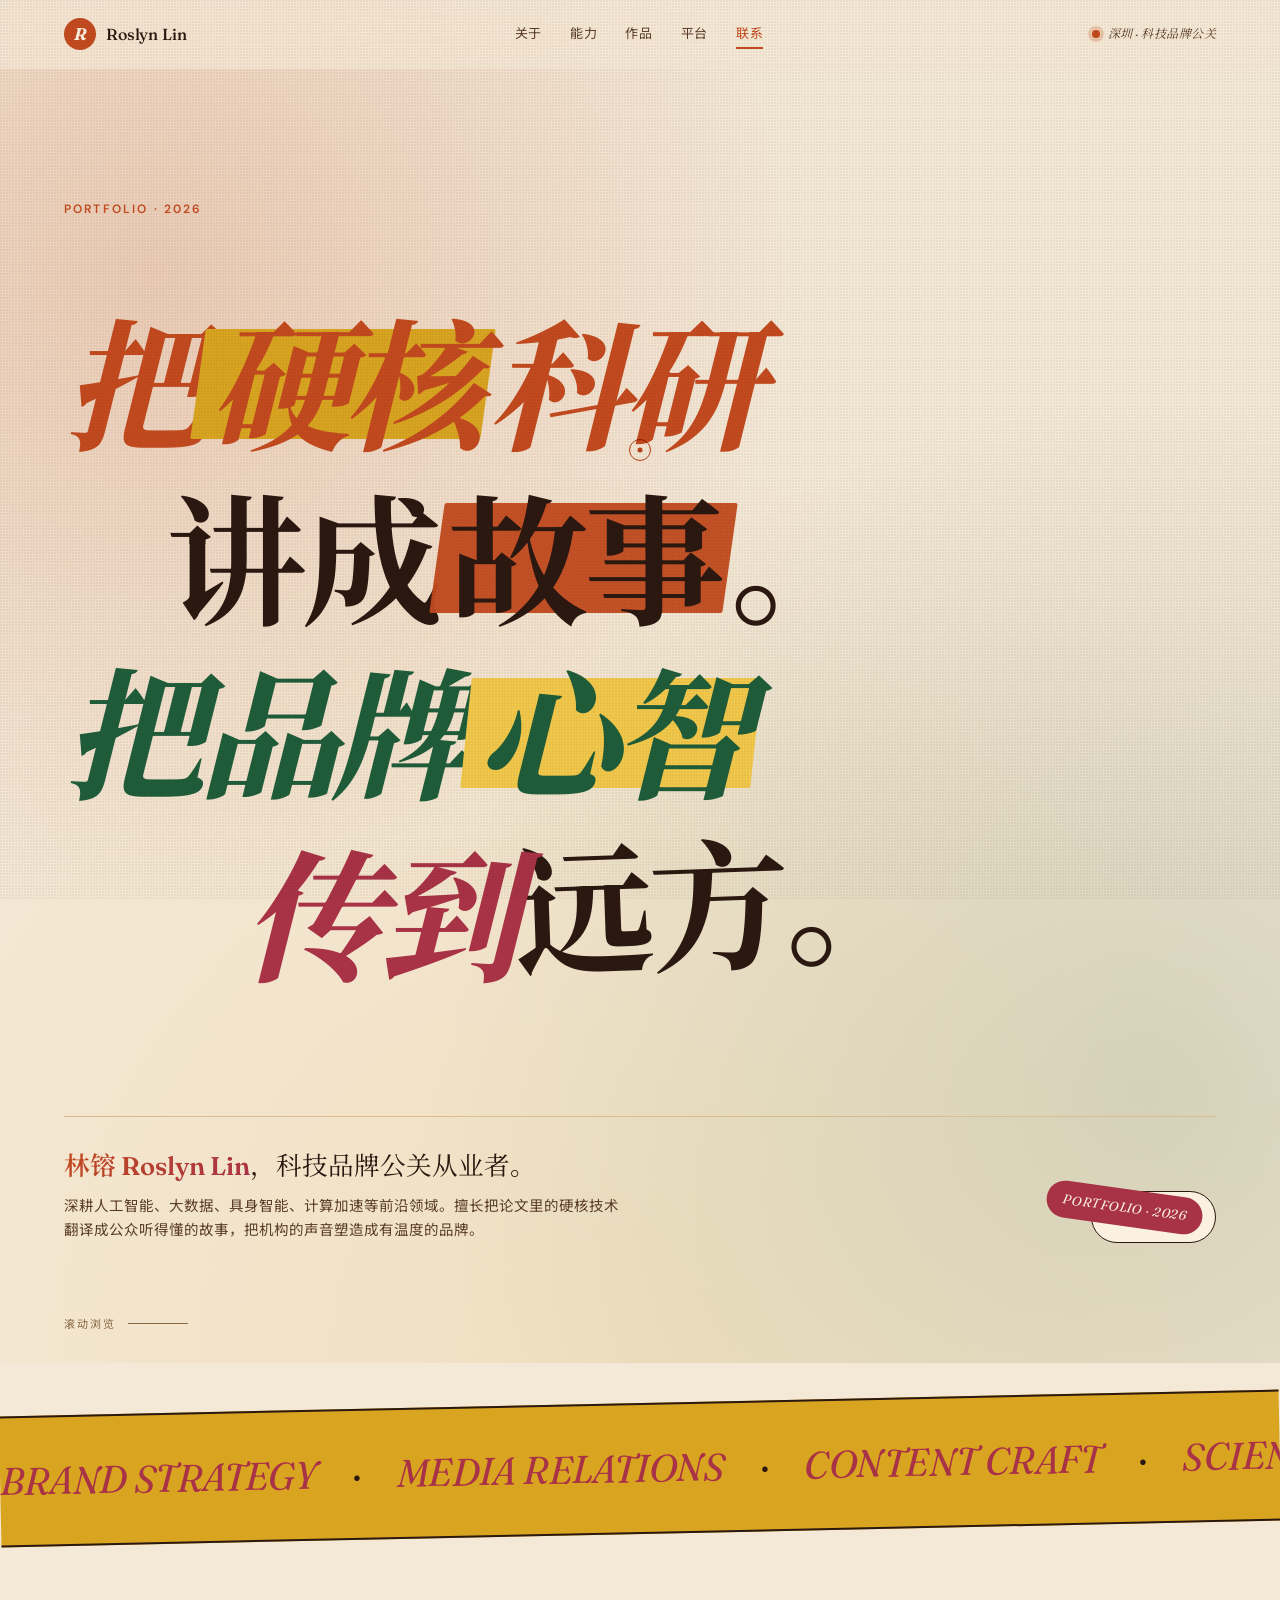
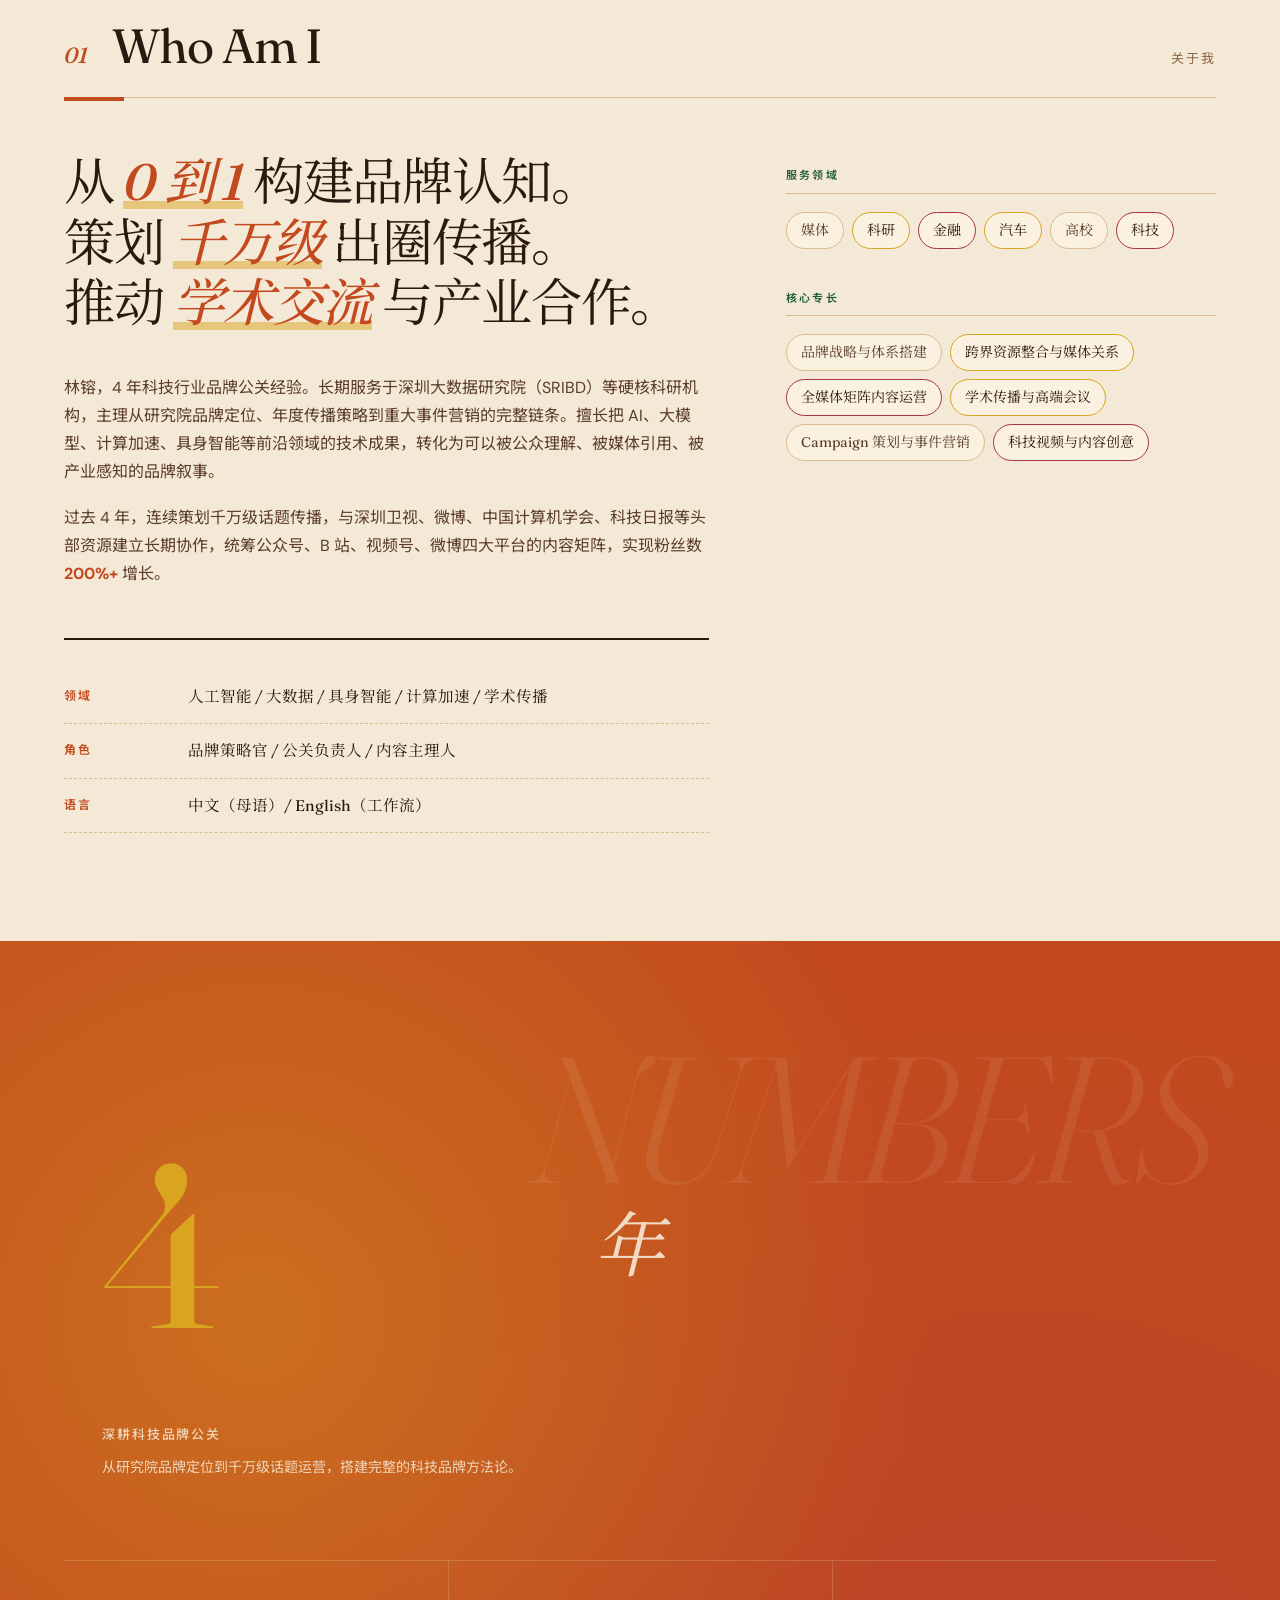
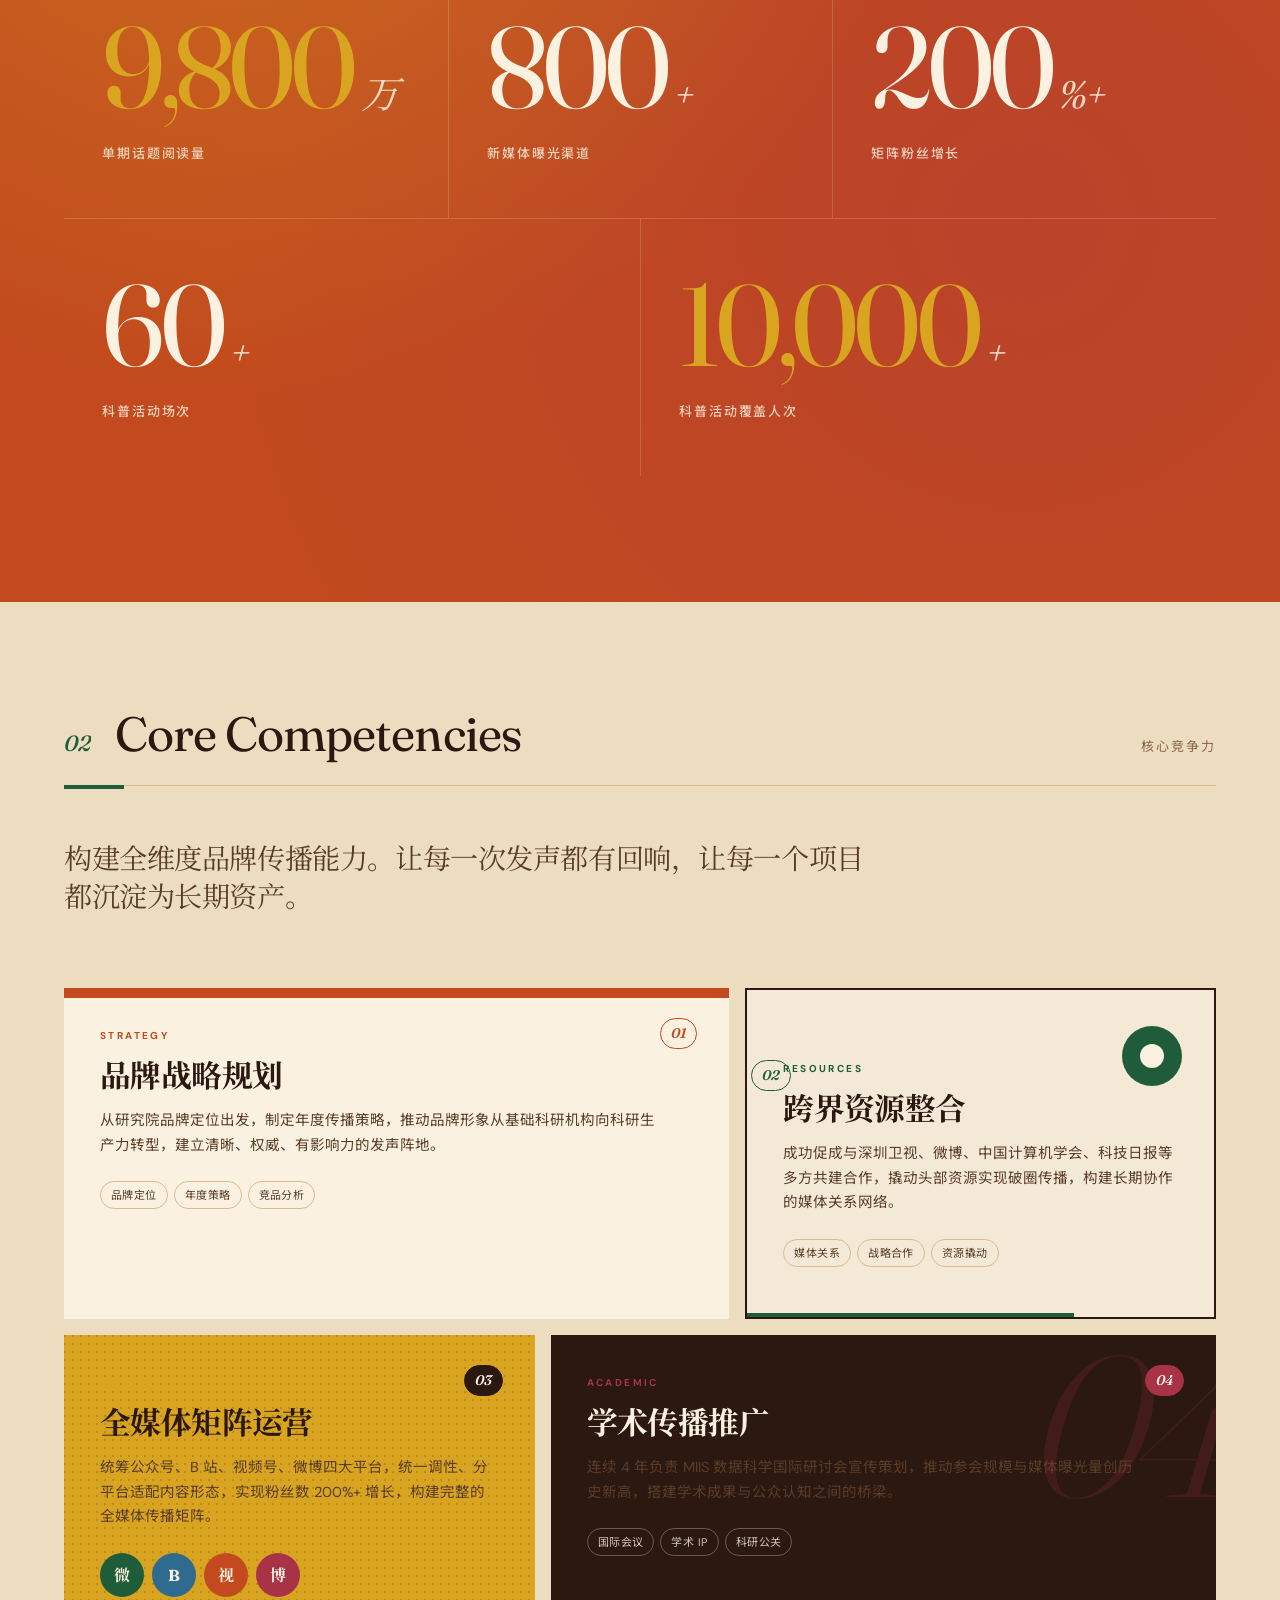
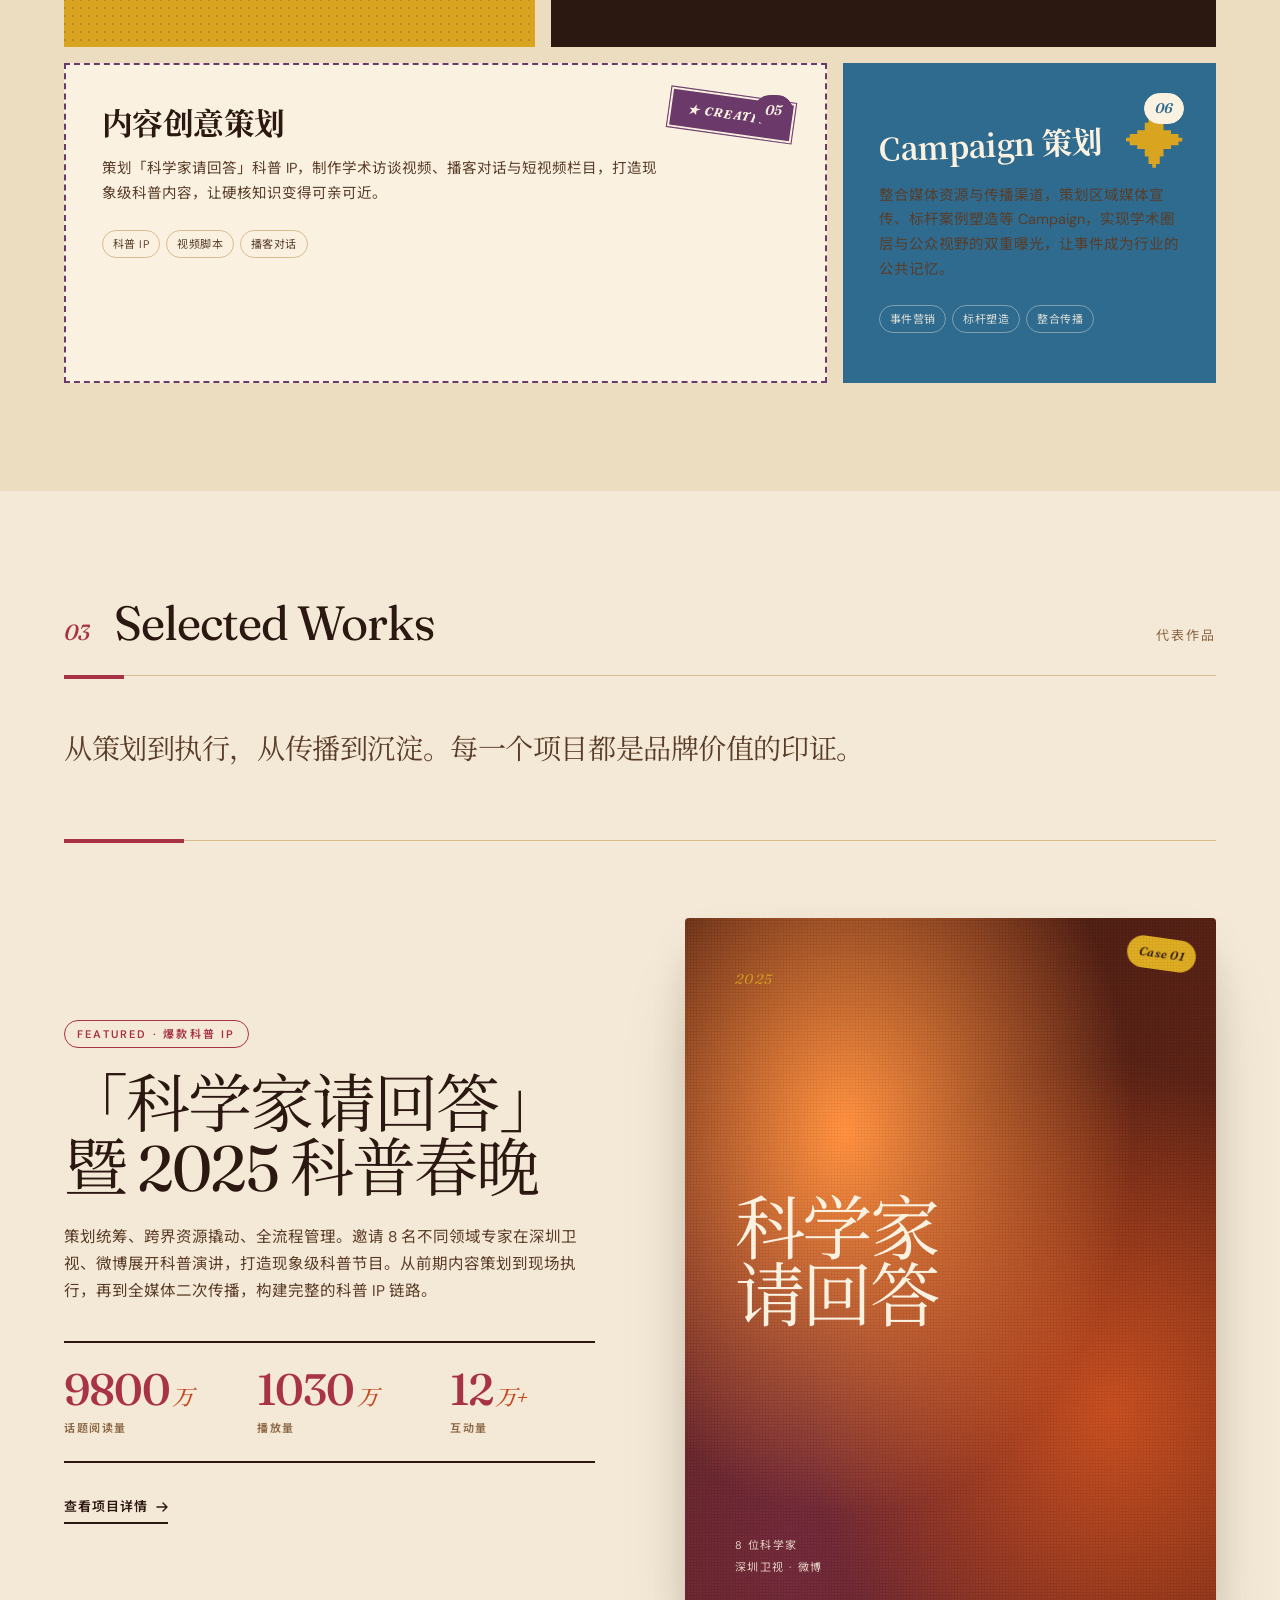
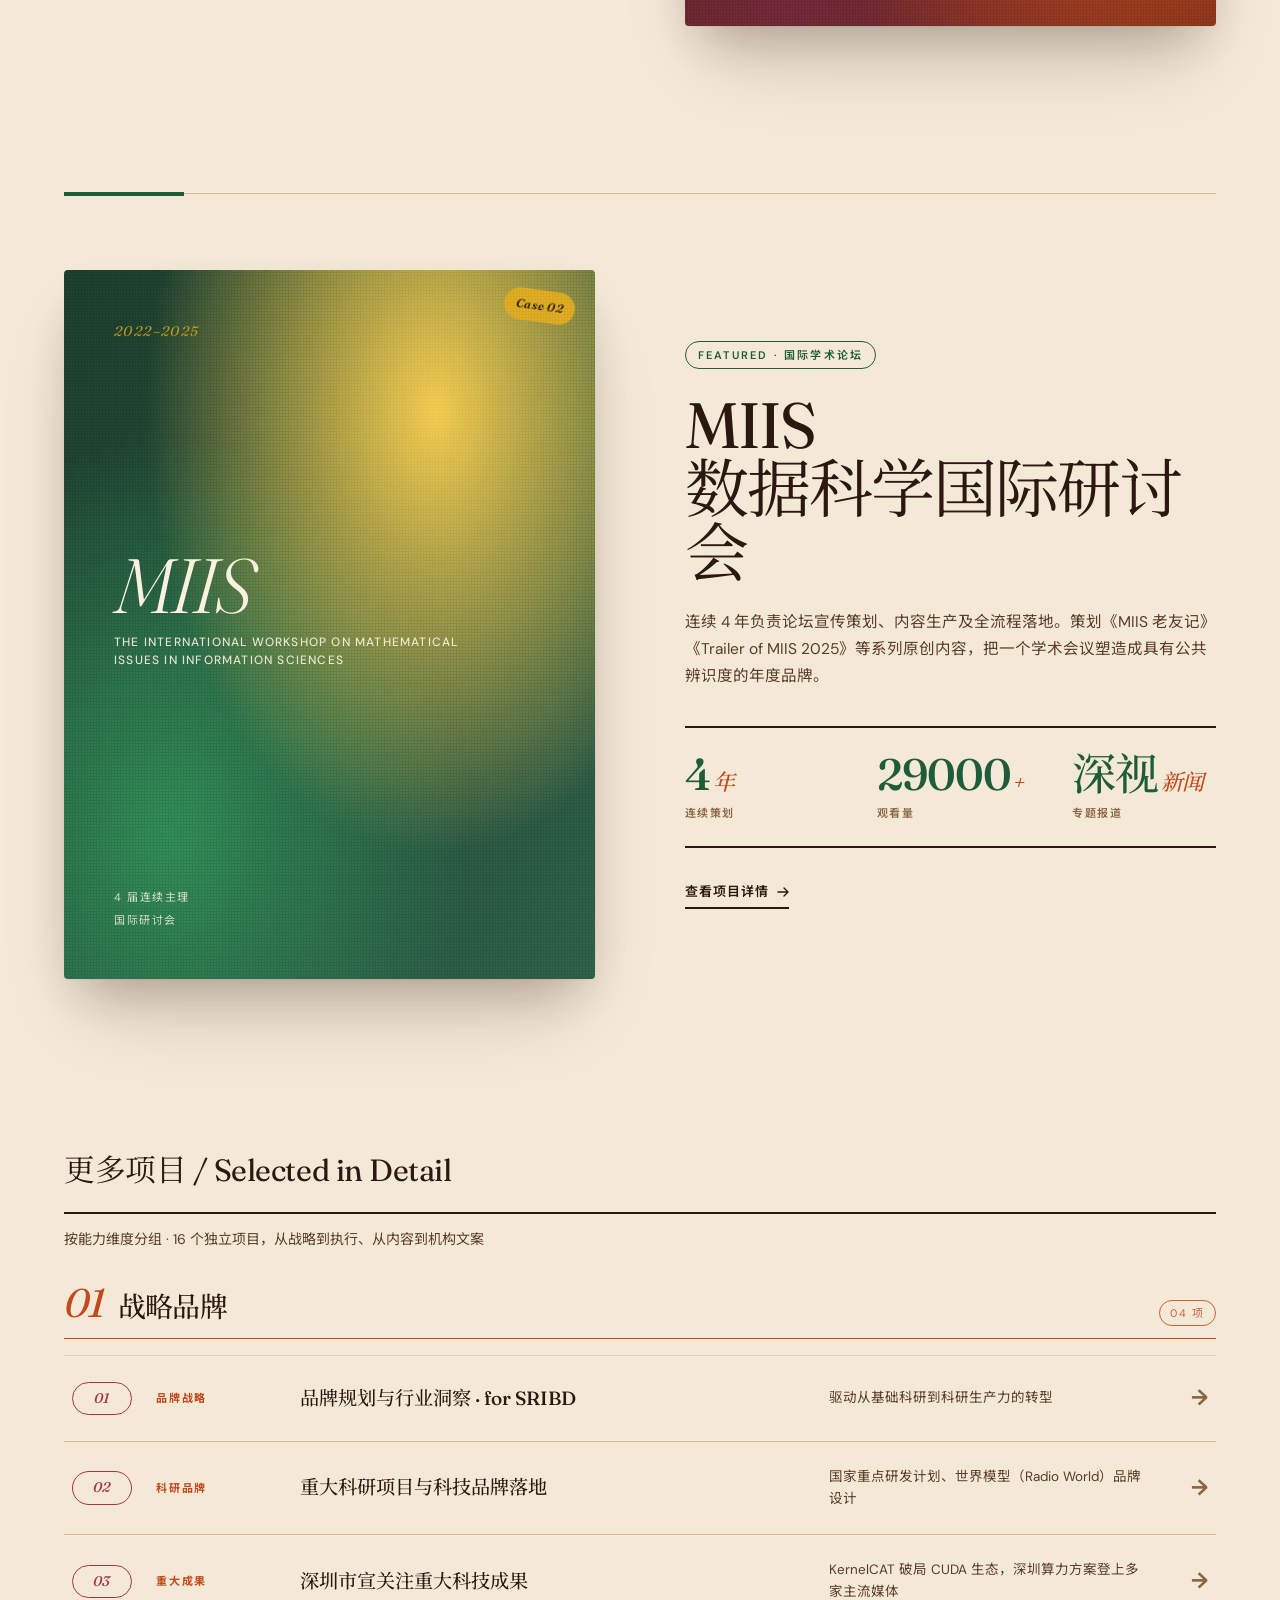
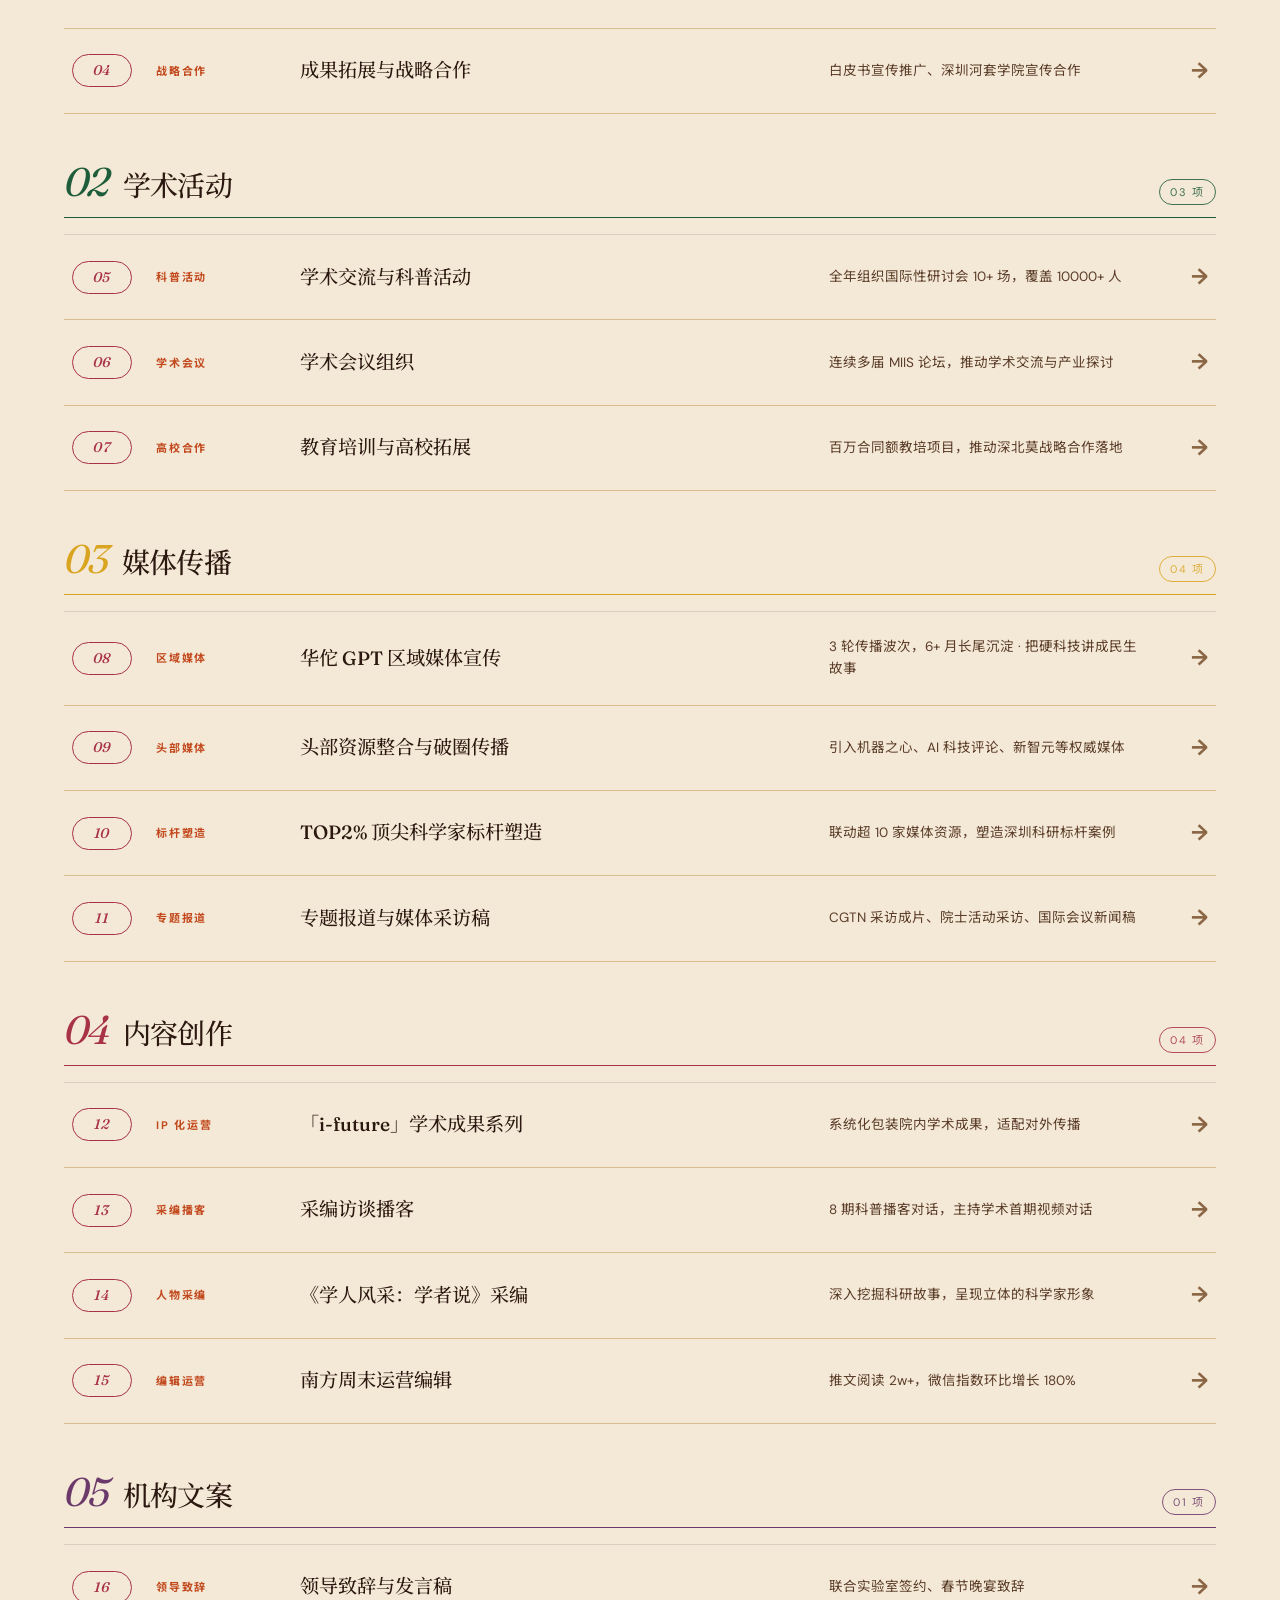
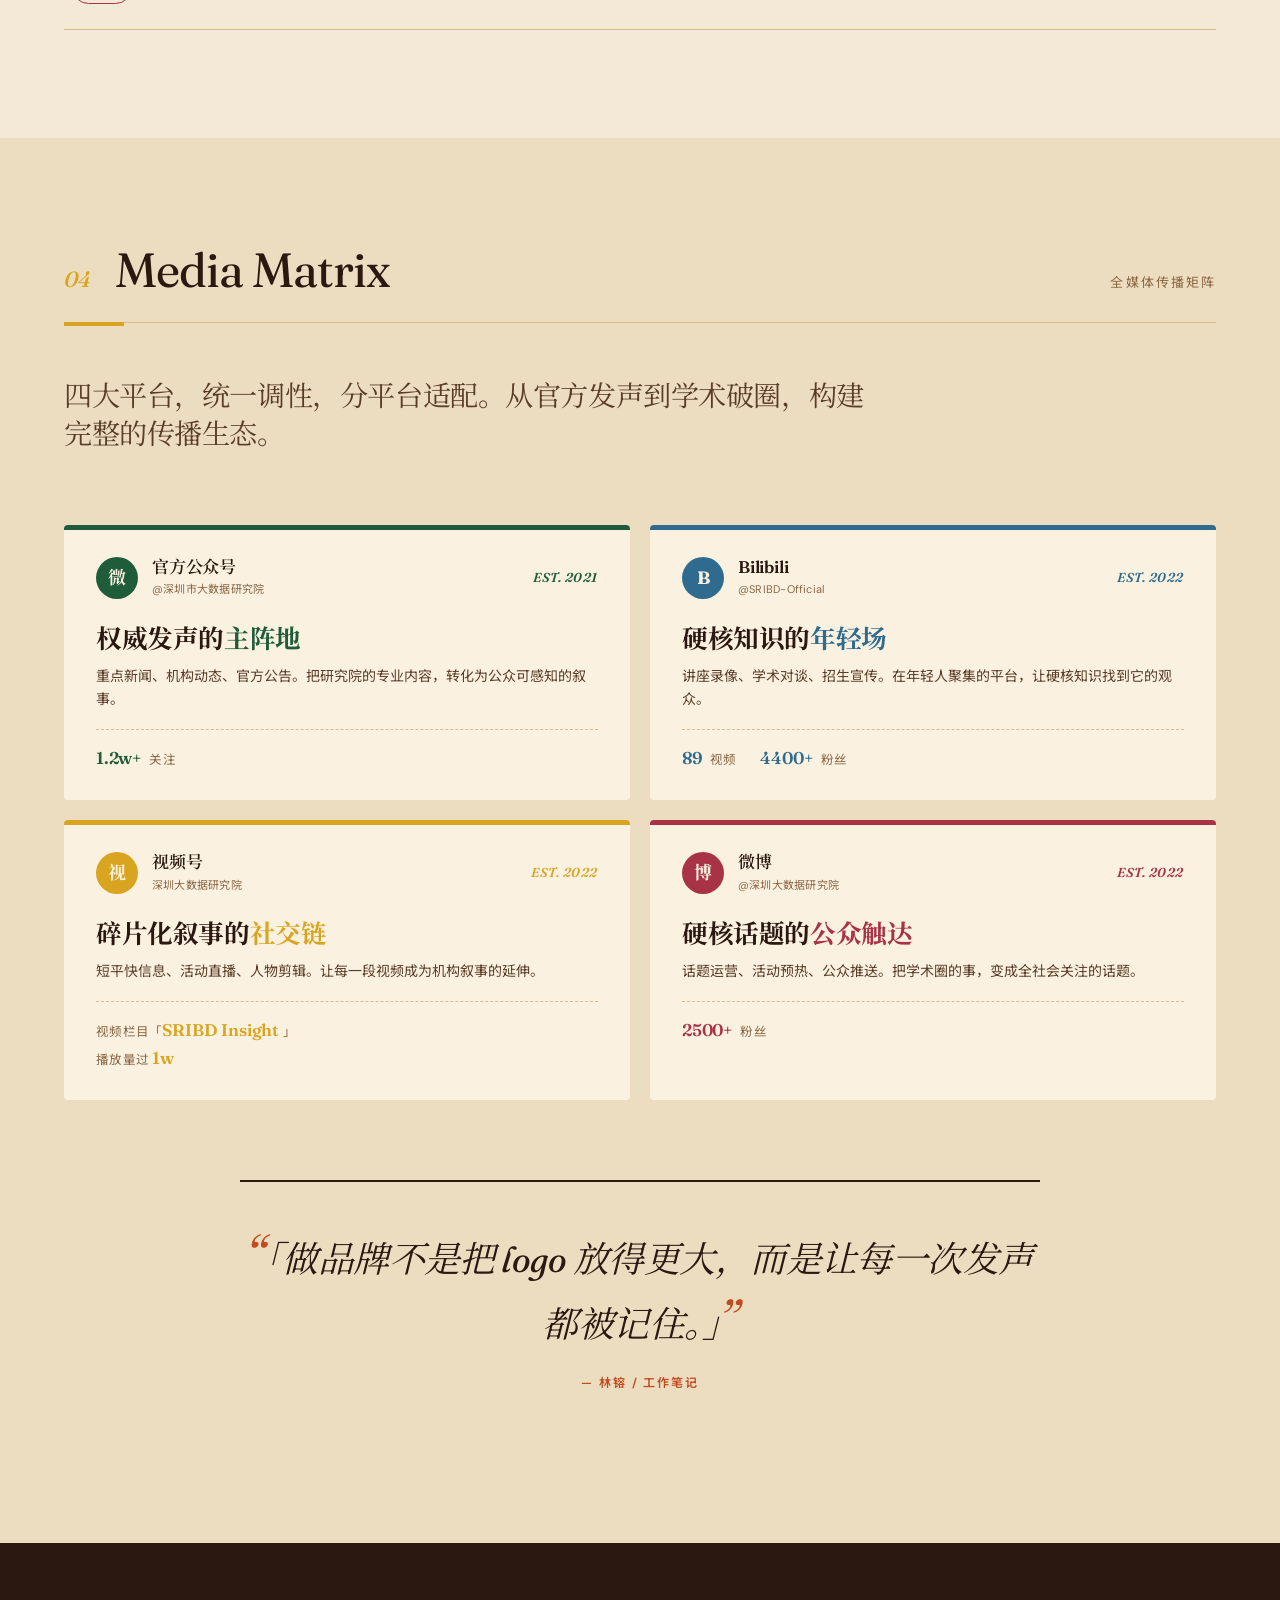
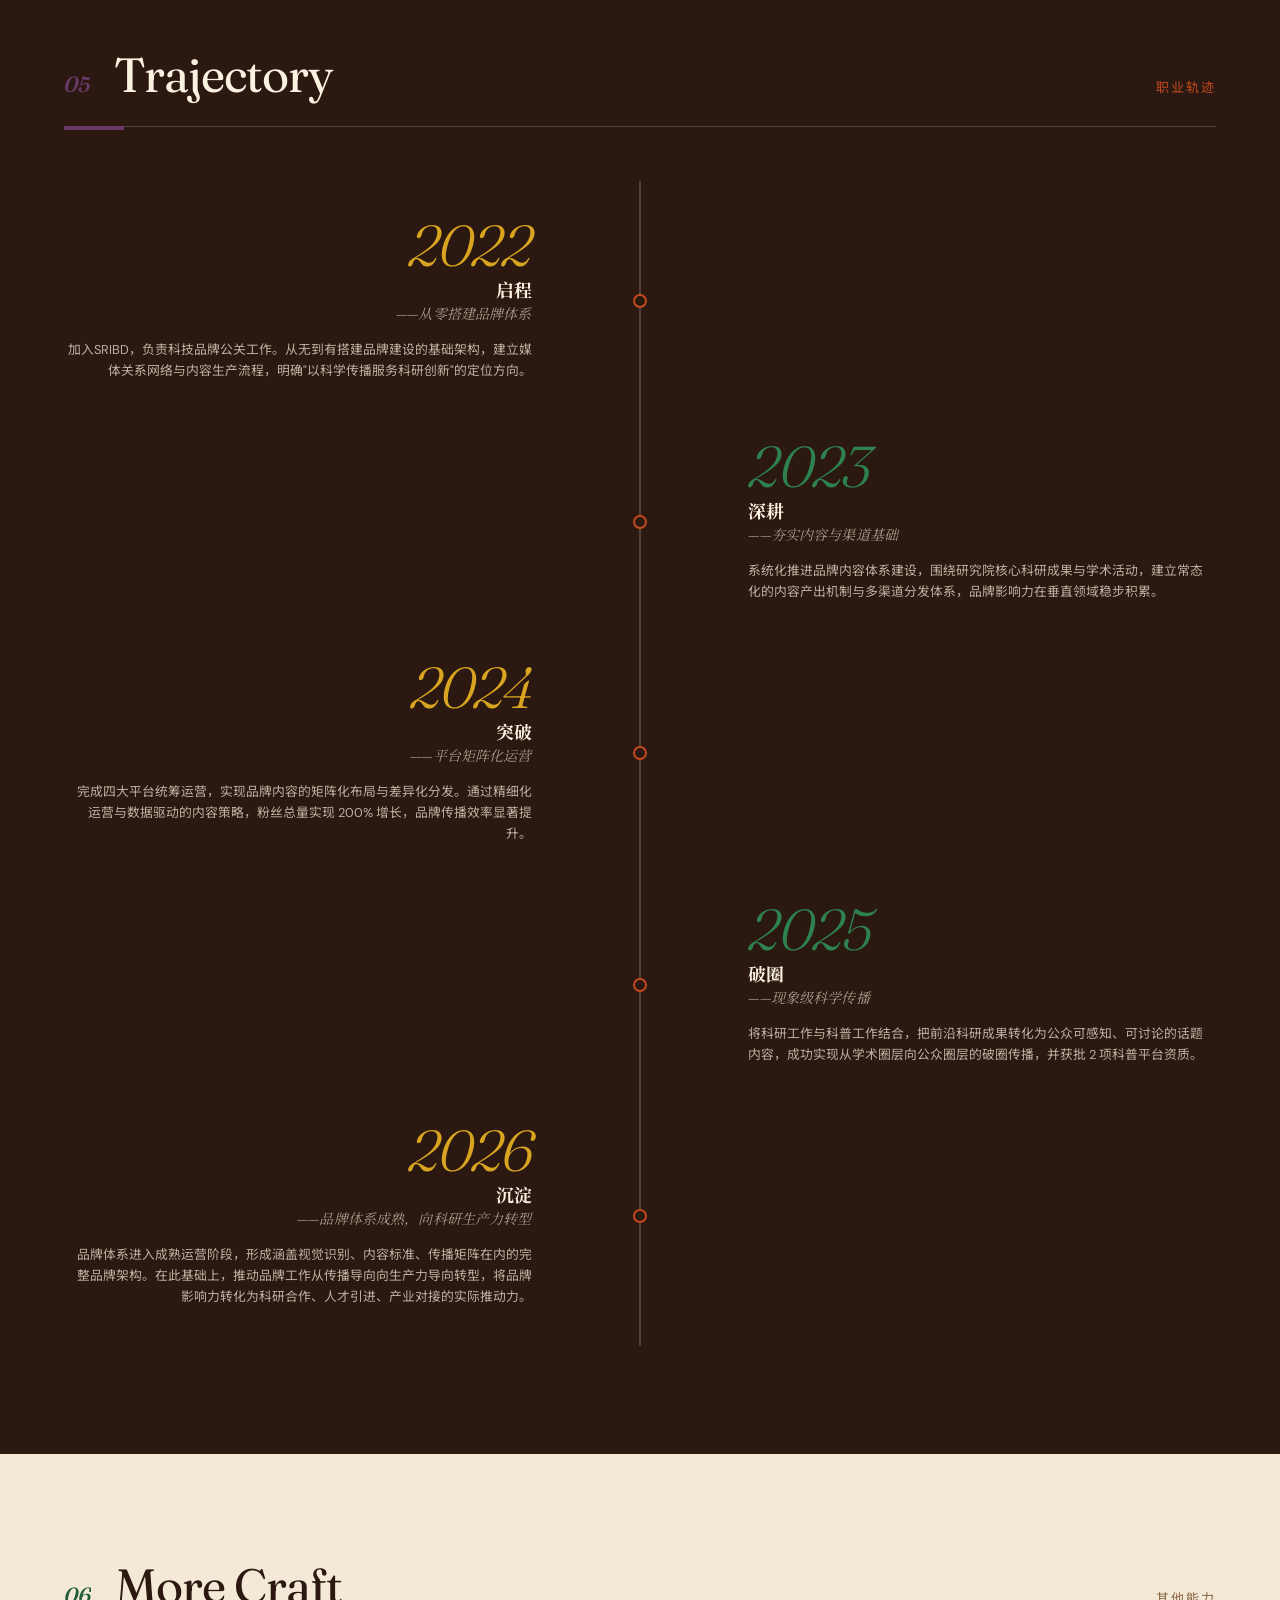
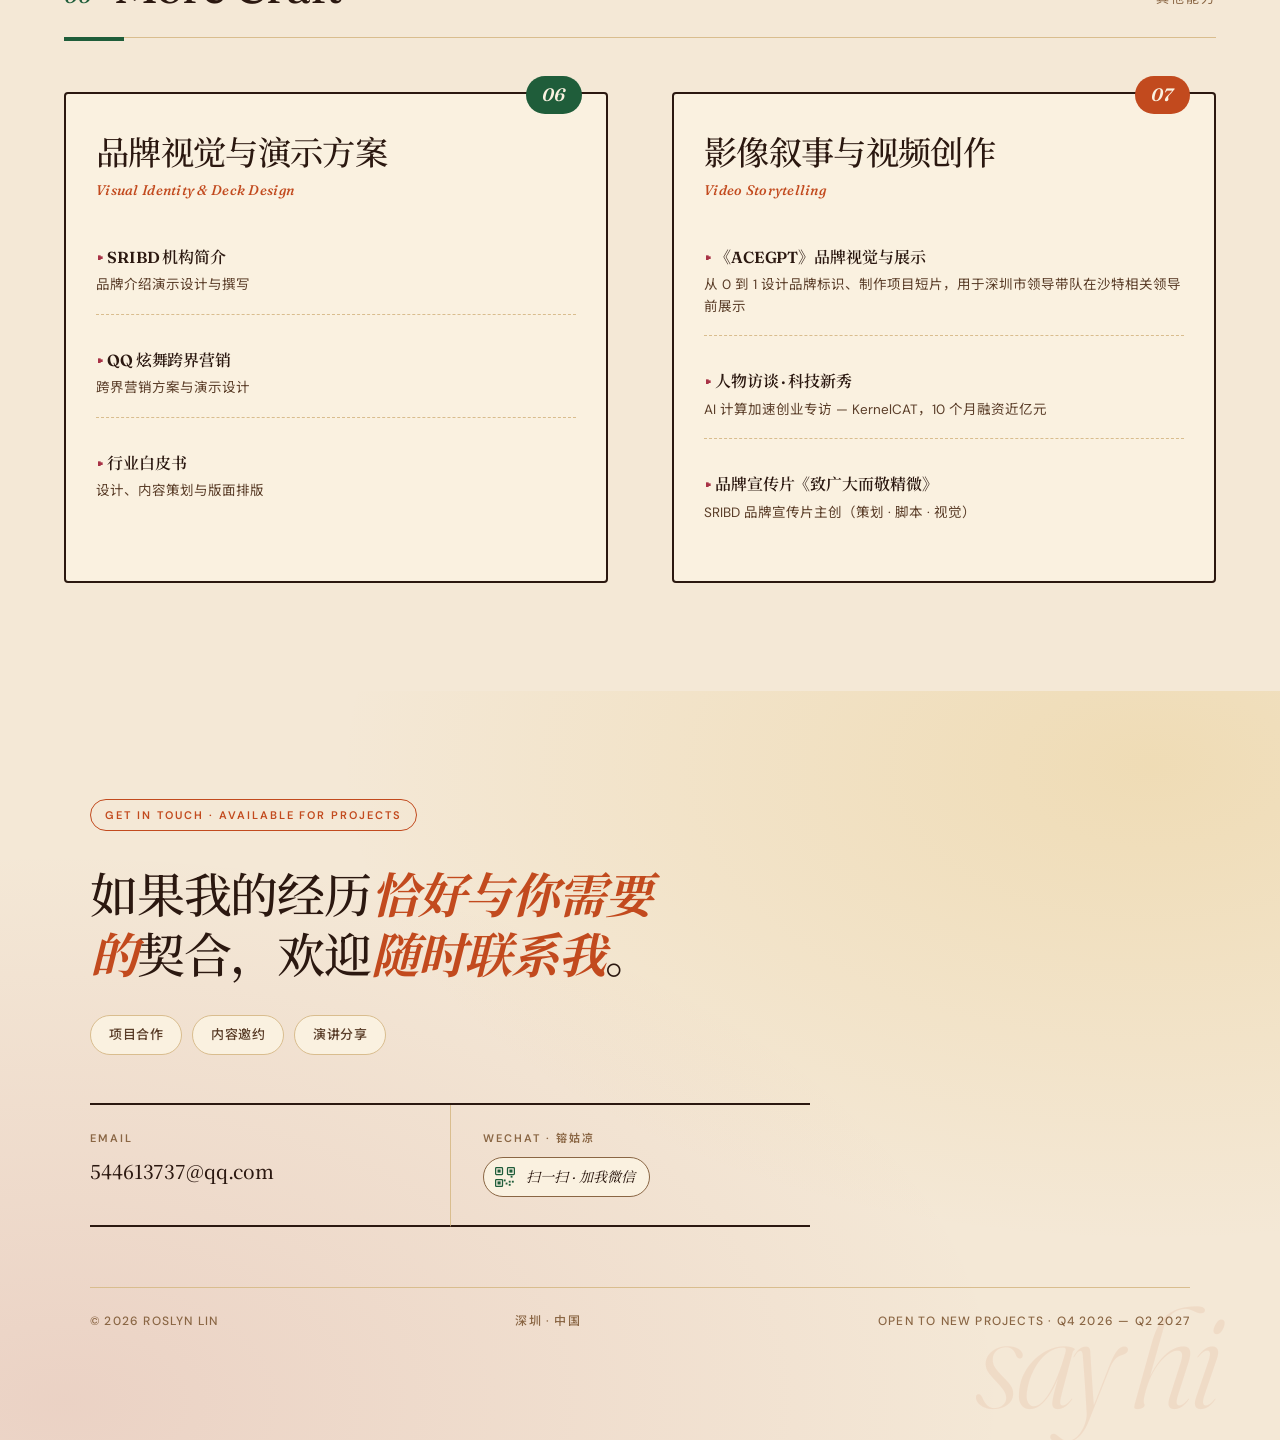
<file: index.html>
<!DOCTYPE html>
<html lang="zh-CN">
<head>
  <meta charset="UTF-8">
  <meta name="viewport" content="width=device-width, initial-scale=1.0">
  <meta name="description" content="林镕 Roslyn Lin · 科技品牌公关与传播专家。4年深耕人工智能、大数据、具身智能领域，构建从0到1的品牌认知，策划千万级出圈传播。">
  <title>林镕 Roslyn Lin · 科技品牌公关与传播</title>
  <link rel="preconnect" href="https://fonts.googleapis.com">
  <link rel="preconnect" href="https://fonts.gstatic.com" crossorigin>
  <link href="https://fonts.googleapis.com/css2?family=Fraunces:ital,opsz,wght@0,9..144,300;0,9..144,400;0,9..144,500;0,9..144,600;0,9..144,700;1,9..144,300;1,9..144,400&family=DM+Sans:ital,opsz,wght@0,9..40,300;0,9..40,400;0,9..40,500;0,9..40,600;1,9..40,300;1,9..40,400&family=Noto+Serif+SC:wght@400;500;600;700&family=Noto+Sans+SC:wght@300;400;500;600;700&display=swap" rel="stylesheet">
  <link rel="stylesheet" href="styles.css">
</head>
<body>

  <!-- ============== TOP NAV ============== -->
  <header class="topbar">
    <div class="topbar-inner">
      <a class="brand" href="#top">
        <span class="brand-mark">R</span>
        <span class="brand-name">Roslyn Lin</span>
      </a>
      <nav class="nav">
        <a href="#about">关于</a>
        <a href="#competencies">能力</a>
        <a href="#work">作品</a>
        <a href="#media">平台</a>
        <a href="#contact">联系</a>
      </nav>
      <div class="meta-tag">
        <span class="meta-dot"></span>
        <span>深圳 · 科技品牌公关</span>
      </div>
    </div>
  </header>

  <main id="top">

    <!-- ============== HERO ============== -->
    <section class="hero">
      <span class="sticker sticker-portfolio">PORTFOLIO · 2026</span>

      <div class="hero-grid">
        <div class="hero-meta">
          <span class="kicker">Portfolio · 2026</span>
        </div>

        <h1 class="hero-title">
          <span class="line line-1"><span class="word">把<span class="hl">硬核</span>科研</span></span>
          <span class="line line-2"><span class="word">讲成<span class="hl-yellow">故事</span>。</span></span>
          <span class="line line-3"><span class="word">把品牌<span class="hl-green">心智</span></span></span>
          <span class="line line-4"><span class="word"><em>传到</em>远方。</span></span>
        </h1>

        <div class="hero-bottom">
          <div class="hero-intro">
            <p class="lead"><strong>林镕 Roslyn Lin</strong>，科技品牌公关从业者。</p>
            <p class="lead-sub">深耕人工智能、大数据、具身智能、计算加速等前沿领域。擅长把论文里的硬核技术翻译成公众听得懂的故事，把机构的声音塑造成有温度的品牌。</p>
          </div>
          <a class="ghost-cta" href="#contact">
            <span>建立联系</span>
            <svg width="14" height="14" viewBox="0 0 14 14" fill="none"><path d="M1 7h12m0 0L8 2m5 5L8 12" stroke="currentColor" stroke-width="1.4" stroke-linecap="round" stroke-linejoin="round"/></svg>
          </a>
        </div>
      </div>

      <div class="scroll-cue">
        <span>滚动浏览</span>
        <div class="scroll-line"></div>
      </div>
    </section>

    <!-- ============== MARQUEE / DECK ============== -->
    <section class="deck">
      <div class="deck-track" id="deckTrack">
        <span>BRAND STRATEGY</span><span>·</span>
        <span>MEDIA RELATIONS</span><span>·</span>
        <span>CONTENT CRAFT</span><span>·</span>
        <span>SCIENCE COMMUNICATION</span><span>·</span>
        <span>EVENT DESIGN</span><span>·</span>
        <span>CAMPAIGN PLANNING</span><span>·</span>
        <span>VIDEO STORYTELLING</span><span>·</span>
        <span>VISUAL IDENTITY</span><span>·</span>
        <span>BRAND STRATEGY</span><span>·</span>
        <span>MEDIA RELATIONS</span><span>·</span>
        <span>CONTENT CRAFT</span><span>·</span>
        <span>SCIENCE COMMUNICATION</span><span>·</span>
        <span>EVENT DESIGN</span><span>·</span>
        <span>CAMPAIGN PLANNING</span><span>·</span>
        <span>VIDEO STORYTELLING</span><span>·</span>
        <span>VISUAL IDENTITY</span><span>·</span>
      </div>
    </section>

    <!-- ============== ABOUT ============== -->
    <section id="about" class="about">
      <div class="section-head">
        <span class="num">01</span>
        <h2 class="section-title">Who Am I</h2>
        <span class="section-zh">关于我</span>
      </div>

      <div class="about-grid">
        <div class="about-main">
          <p class="display">
            从 <em>0 到 1</em> 构建品牌认知。<br>
            策划 <em>千万级</em> 出圈传播。<br>
            推动 <em>学术交流</em> 与产业合作。
          </p>

          <p class="body">林镕，4 年科技行业品牌公关经验。长期服务于深圳大数据研究院（SRIBD）等硬核科研机构，主理从研究院品牌定位、年度传播策略到重大事件营销的完整链条。擅长把 AI、大模型、计算加速、具身智能等前沿领域的技术成果，转化为可以被公众理解、被媒体引用、被产业感知的品牌叙事。</p>

          <p class="body">过去 4 年，连续策划千万级话题传播，与深圳卫视、微博、中国计算机学会、科技日报等头部资源建立长期协作，统筹公众号、B 站、视频号、微博四大平台的内容矩阵，实现粉丝数 <strong>200%+</strong> 增长。</p>

          <div class="field-list">
            <div class="field">
              <span class="field-key">领域</span>
              <span class="field-val">人工智能 / 大数据 / 具身智能 / 计算加速 / 学术传播</span>
            </div>
            <div class="field">
              <span class="field-key">角色</span>
              <span class="field-val">品牌策略官 / 公关负责人 / 内容主理人</span>
            </div>
            <div class="field">
              <span class="field-key">语言</span>
              <span class="field-val">中文（母语）/ English（工作流）</span>
            </div>
          </div>
        </div>

        <aside class="about-side">
          <div class="aside-block">
            <div class="aside-label">服务领域</div>
            <ul>
              <li>媒体</li>
              <li>科研</li>
              <li>金融</li>
              <li>汽车</li>
              <li>高校</li>
              <li>科技</li>
            </ul>
          </div>

          <div class="aside-block">
            <div class="aside-label">核心专长</div>
            <ul>
              <li>品牌战略与体系搭建</li>
              <li>跨界资源整合与媒体关系</li>
              <li>全媒体矩阵内容运营</li>
              <li>学术传播与高端会议</li>
              <li>Campaign 策划与事件营销</li>
              <li>科技视频与内容创意</li>
            </ul>
          </div>
        </aside>
      </div>
    </section>

    <!-- ============== STATS ============== -->
    <section class="stats">
      <div class="stat-row row-1col">
        <div class="stat stat-large">
          <span class="stat-num" data-count="4">0</span>
          <span class="stat-suffix">年</span>
          <div class="stat-body">
            <span class="stat-label">深耕科技品牌公关</span>
            <p class="stat-desc">从研究院品牌定位到千万级话题运营，搭建完整的科技品牌方法论。</p>
          </div>
        </div>
      </div>

      <div class="stat-row row-3col">
        <div class="stat">
          <span class="stat-num" data-count="9800">0</span>
          <span class="stat-suffix">万</span>
          <span class="stat-label">单期话题阅读量</span>
        </div>
        <div class="stat">
          <span class="stat-num" data-count="800">0</span>
          <span class="stat-suffix">+</span>
          <span class="stat-label">新媒体曝光渠道</span>
        </div>
        <div class="stat">
          <span class="stat-num" data-count="200">0</span>
          <span class="stat-suffix">%+</span>
          <span class="stat-label">矩阵粉丝增长</span>
        </div>
      </div>

      <div class="stat-row row-2col">
        <div class="stat">
          <span class="stat-num" data-count="60">0</span>
          <span class="stat-suffix">+</span>
          <span class="stat-label">科普活动场次</span>
        </div>
        <div class="stat">
          <span class="stat-num" data-count="10000">0</span>
          <span class="stat-suffix">+</span>
          <span class="stat-label">科普活动覆盖人次</span>
        </div>
      </div>
    </section>

    <!-- ============== COMPETENCIES ============== -->
    <section id="competencies" class="competencies">
      <div class="section-head">
        <span class="num">02</span>
        <h2 class="section-title">Core Competencies</h2>
        <span class="section-zh">核心竞争力</span>
      </div>

      <p class="lead-text">构建全维度品牌传播能力。让每一次发声都有回响，让每一个项目都沉淀为长期资产。</p>

      <div class="comp-grid">
        <article class="comp-card c1">
          <span class="comp-deco deco-line"></span>
          <span class="comp-i">01</span>
          <span class="comp-label">STRATEGY</span>
          <h3>品牌战略规划</h3>
          <p>从研究院品牌定位出发，制定年度传播策略，推动品牌形象从基础科研机构向科研生产力转型，建立清晰、权威、有影响力的发声阵地。</p>
          <ul class="comp-tags">
            <li>品牌定位</li>
            <li>年度策略</li>
            <li>竞品分析</li>
          </ul>
        </article>

        <article class="comp-card c2">
          <span class="comp-deco deco-dot"></span>
          <span class="comp-i">02</span>
          <span class="comp-label">RESOURCES</span>
          <h3>跨界资源整合</h3>
          <p>成功促成与深圳卫视、微博、中国计算机学会、科技日报等多方共建合作，撬动头部资源实现破圈传播，构建长期协作的媒体关系网络。</p>
          <ul class="comp-tags">
            <li>媒体关系</li>
            <li>战略合作</li>
            <li>资源撬动</li>
          </ul>
          <span class="comp-deco deco-line-bottom"></span>
        </article>

        <article class="comp-card c3">
          <span class="comp-i">03</span>
          <span class="comp-label">MATRIX</span>
          <h3>全媒体矩阵运营</h3>
          <p>统筹公众号、B 站、视频号、微博四大平台，统一调性、分平台适配内容形态，实现粉丝数 200%+ 增长，构建完整的全媒体传播矩阵。</p>
          <div class="comp-platforms">
            <span class="plat p1" title="公众号">微</span>
            <span class="plat p2" title="B 站">B</span>
            <span class="plat p3" title="视频号">视</span>
            <span class="plat p4" title="微博">博</span>
          </div>
        </article>

        <article class="comp-card c4">
          <span class="comp-giant-num">04</span>
          <span class="comp-i">04</span>
          <span class="comp-label">ACADEMIC</span>
          <h3>学术传播推广</h3>
          <p>连续 4 年负责 MIIS 数据科学国际研讨会宣传策划，推动参会规模与媒体曝光量创历史新高，搭建学术成果与公众认知之间的桥梁。</p>
          <ul class="comp-tags">
            <li>国际会议</li>
            <li>学术 IP</li>
            <li>科研公关</li>
          </ul>
        </article>

        <article class="comp-card c5">
          <span class="comp-deco deco-stamp">★ CREATIVE</span>
          <span class="comp-i">05</span>
          <h3>内容创意策划</h3>
          <p>策划「科学家请回答」科普 IP，制作学术访谈视频、播客对话与短视频栏目，打造现象级科普内容，让硬核知识变得可亲可近。</p>
          <ul class="comp-tags">
            <li>科普 IP</li>
            <li>视频脚本</li>
            <li>播客对话</li>
          </ul>
        </article>

        <article class="comp-card c6">
          <span class="comp-i">06</span>
          <span class="comp-label">CAMPAIGN</span>
          <h3 class="rotate-title">Campaign 策划</h3>
          <p>整合媒体资源与传播渠道，策划区域媒体宣传、标杆案例塑造等 Campaign，实现学术圈层与公众视野的双重曝光，让事件成为行业的公共记忆。</p>
          <span class="comp-deco deco-burst">✦</span>
          <ul class="comp-tags">
            <li>事件营销</li>
            <li>标杆塑造</li>
            <li>整合传播</li>
          </ul>
        </article>
      </div>
    </section>

    <!-- ============== SELECTED WORKS ============== -->
    <section id="work" class="works">
      <div class="section-head">
        <span class="num">03</span>
        <h2 class="section-title">Selected Works</h2>
        <span class="section-zh">代表作品</span>
      </div>

      <p class="lead-text">从策划到执行，从传播到沉淀。每一个项目都是品牌价值的印证。</p>

      <!-- Featured project 1 -->
      <article class="featured-project fp-1">
        <div class="fp-meta">
          <span class="fp-tag">Featured · 爆款科普 IP</span>
          <h3 class="fp-title">「科学家请回答」<br>暨 2025 科普春晚</h3>
          <p class="fp-desc">策划统筹、跨界资源撬动、全流程管理。邀请 8 名不同领域专家在深圳卫视、微博展开科普演讲，打造现象级科普节目。从前期内容策划到现场执行，再到全媒体二次传播，构建完整的科普 IP 链路。</p>

          <div class="fp-stats">
            <div class="fp-stat">
              <span class="fp-num">9800<small>万</small></span>
              <span class="fp-label">话题阅读量</span>
            </div>
            <div class="fp-stat">
              <span class="fp-num">1030<small>万</small></span>
              <span class="fp-label">播放量</span>
            </div>
            <div class="fp-stat">
              <span class="fp-num">12<small>万+</small></span>
              <span class="fp-label">互动量</span>
            </div>
          </div>

          <a class="fp-link" href="project-scientists-answer.html">查看项目详情
            <svg width="12" height="12" viewBox="0 0 12 12" fill="none"><path d="M1 6h10m0 0L7 2m4 4L7 10" stroke="currentColor" stroke-width="1.4" stroke-linecap="round" stroke-linejoin="round"/></svg>
          </a>
        </div>
        <div class="fp-visual">
          <div class="fp-poster poster-spring">
            <span class="poster-tag">Case 01</span>
            <div class="poster-grain"></div>
            <div class="poster-inner">
              <span class="poster-year">2025</span>
              <h4>科学家<br>请回答</h4>
              <div class="poster-meta">
                <span>8 位科学家</span>
                <span>深圳卫视 · 微博</span>
              </div>
            </div>
          </div>
        </div>
      </article>

      <!-- Featured project 2 -->
      <article class="featured-project fp-2 reverse">
        <div class="fp-meta">
          <span class="fp-tag">Featured · 国际学术论坛</span>
          <h3 class="fp-title">MIIS<br>数据科学国际研讨会</h3>
          <p class="fp-desc">连续 4 年负责论坛宣传策划、内容生产及全流程落地。策划《MIIS 老友记》《Trailer of MIIS 2025》等系列原创内容，把一个学术会议塑造成具有公共辨识度的年度品牌。</p>

          <div class="fp-stats">
            <div class="fp-stat">
              <span class="fp-num">4<small>年</small></span>
              <span class="fp-label">连续策划</span>
            </div>
            <div class="fp-stat">
              <span class="fp-num">29000<small>+</small></span>
              <span class="fp-label">观看量</span>
            </div>
            <div class="fp-stat">
              <span class="fp-num">深视<small>新闻</small></span>
              <span class="fp-label">专题报道</span>
            </div>
          </div>

          <a class="fp-link" href="project-miis.html">查看项目详情
            <svg width="12" height="12" viewBox="0 0 12 12" fill="none"><path d="M1 6h10m0 0L7 2m4 4L7 10" stroke="currentColor" stroke-width="1.4" stroke-linecap="round" stroke-linejoin="round"/></svg>
          </a>
        </div>
        <div class="fp-visual">
          <div class="fp-poster poster-miis">
            <span class="poster-tag">Case 02</span>
            <div class="poster-grain"></div>
            <div class="poster-inner">
              <span class="poster-year">2022–2025</span>
              <div class="poster-title-block">
                <h4>MIIS</h4>
                <p class="poster-subtitle-en">The International Workshop on Mathematical Issues in Information Sciences</p>
              </div>
              <div class="poster-meta">
                <span>4 届连续主理</span>
                <span>国际研讨会</span>
              </div>
            </div>
          </div>
        </div>
      </article>

      <!-- Smaller projects grid (categorized) -->
      <div class="works-sub">
        <h3 class="subhead">更多项目 / Selected in Detail</h3>
        <p class="works-sub-intro">按能力维度分组 · 16 个独立项目，从战略到执行、从内容到机构文案</p>

        <!-- Category 01: 战略品牌 -->
        <div class="works-cat works-cat-strategy">
          <div class="works-cat-head">
            <span class="works-cat-num">01</span>
            <h4 class="works-cat-title">战略品牌</h4>
            <span class="works-cat-count">04 项</span>
          </div>
          <div class="works-grid">

            <a class="work-row" href="#">
              <span class="work-num">01</span>
              <span class="work-cat">品牌战略</span>
              <span class="work-title">品牌规划与行业洞察 · for SRIBD</span>
              <span class="work-note">驱动从基础科研到科研生产力的转型</span>
              <span class="work-arrow">→</span>
            </a>

            <a class="work-row" href="#">
              <span class="work-num">02</span>
              <span class="work-cat">科研品牌</span>
              <span class="work-title">重大科研项目与科技品牌落地</span>
              <span class="work-note">国家重点研发计划、世界模型（Radio World）品牌设计</span>
              <span class="work-arrow">→</span>
            </a>

            <a class="work-row" href="project-major-result.html">
              <span class="work-num">03</span>
              <span class="work-cat">重大成果</span>
              <span class="work-title">深圳市宣关注重大科技成果</span>
              <span class="work-note">KernelCAT 破局 CUDA 生态，深圳算力方案登上多家主流媒体</span>
              <span class="work-arrow">→</span>
            </a>

            <a class="work-row" href="#">
              <span class="work-num">04</span>
              <span class="work-cat">战略合作</span>
              <span class="work-title">成果拓展与战略合作</span>
              <span class="work-note">白皮书宣传推广、深圳河套学院宣传合作</span>
              <span class="work-arrow">→</span>
            </a>

          </div>
        </div>

        <!-- Category 02: 学术活动 -->
        <div class="works-cat works-cat-academic">
          <div class="works-cat-head">
            <span class="works-cat-num">02</span>
            <h4 class="works-cat-title">学术活动</h4>
            <span class="works-cat-count">03 项</span>
          </div>
          <div class="works-grid">

            <a class="work-row" href="#">
              <span class="work-num">05</span>
              <span class="work-cat">科普活动</span>
              <span class="work-title">学术交流与科普活动</span>
              <span class="work-note">全年组织国际性研讨会 10+ 场，覆盖 10000+ 人</span>
              <span class="work-arrow">→</span>
            </a>

            <a class="work-row" href="#">
              <span class="work-num">06</span>
              <span class="work-cat">学术会议</span>
              <span class="work-title">学术会议组织</span>
              <span class="work-note">连续多届 MIIS 论坛，推动学术交流与产业探讨</span>
              <span class="work-arrow">→</span>
            </a>

            <a class="work-row" href="#">
              <span class="work-num">07</span>
              <span class="work-cat">高校合作</span>
              <span class="work-title">教育培训与高校拓展</span>
              <span class="work-note">百万合同额教培项目，推动深北莫战略合作落地</span>
              <span class="work-arrow">→</span>
            </a>

          </div>
        </div>

        <!-- Category 03: 媒体传播 -->
        <div class="works-cat works-cat-media">
          <div class="works-cat-head">
            <span class="works-cat-num">03</span>
            <h4 class="works-cat-title">媒体传播</h4>
            <span class="works-cat-count">04 项</span>
          </div>
          <div class="works-grid">

            <a class="work-row" href="project-huatuo-gpt.html">
              <span class="work-num">08</span>
              <span class="work-cat">区域媒体</span>
              <span class="work-title">华佗 GPT 区域媒体宣传</span>
              <span class="work-note">3 轮传播波次，6+ 月长尾沉淀 · 把硬科技讲成民生故事</span>
              <span class="work-arrow">→</span>
            </a>

            <a class="work-row" href="#">
              <span class="work-num">09</span>
              <span class="work-cat">头部媒体</span>
              <span class="work-title">头部资源整合与破圈传播</span>
              <span class="work-note">引入机器之心、AI 科技评论、新智元等权威媒体</span>
              <span class="work-arrow">→</span>
            </a>

            <a class="work-row" href="project-benchmark.html">
              <span class="work-num">10</span>
              <span class="work-cat">标杆塑造</span>
              <span class="work-title">TOP2% 顶尖科学家标杆塑造</span>
              <span class="work-note">联动超 10 家媒体资源，塑造深圳科研标杆案例</span>
              <span class="work-arrow">→</span>
            </a>

            <a class="work-row" href="#">
              <span class="work-num">11</span>
              <span class="work-cat">专题报道</span>
              <span class="work-title">专题报道与媒体采访稿</span>
              <span class="work-note">CGTN 采访成片、院士活动采访、国际会议新闻稿</span>
              <span class="work-arrow">→</span>
            </a>

          </div>
        </div>

        <!-- Category 04: 内容创作 -->
        <div class="works-cat works-cat-content">
          <div class="works-cat-head">
            <span class="works-cat-num">04</span>
            <h4 class="works-cat-title">内容创作</h4>
            <span class="works-cat-count">04 项</span>
          </div>
          <div class="works-grid">

            <a class="work-row" href="#">
              <span class="work-num">12</span>
              <span class="work-cat">IP 化运营</span>
              <span class="work-title">「i-future」学术成果系列</span>
              <span class="work-note">系统化包装院内学术成果，适配对外传播</span>
              <span class="work-arrow">→</span>
            </a>

            <a class="work-row" href="#">
              <span class="work-num">13</span>
              <span class="work-cat">采编播客</span>
              <span class="work-title">采编访谈播客</span>
              <span class="work-note">8 期科普播客对话，主持学术首期视频对话</span>
              <span class="work-arrow">→</span>
            </a>

            <a class="work-row" href="#">
              <span class="work-num">14</span>
              <span class="work-cat">人物采编</span>
              <span class="work-title">《学人风采：学者说》采编</span>
              <span class="work-note">深入挖掘科研故事，呈现立体的科学家形象</span>
              <span class="work-arrow">→</span>
            </a>

            <a class="work-row" href="#">
              <span class="work-num">15</span>
              <span class="work-cat">编辑运营</span>
              <span class="work-title">南方周末运营编辑</span>
              <span class="work-note">推文阅读 2w+，微信指数环比增长 180%</span>
              <span class="work-arrow">→</span>
            </a>

          </div>
        </div>

        <!-- Category 05: 机构文案 -->
        <div class="works-cat works-cat-writing">
          <div class="works-cat-head">
            <span class="works-cat-num">05</span>
            <h4 class="works-cat-title">机构文案</h4>
            <span class="works-cat-count">01 项</span>
          </div>
          <div class="works-grid">

            <a class="work-row" href="#">
              <span class="work-num">16</span>
              <span class="work-cat">领导致辞</span>
              <span class="work-title">领导致辞与发言稿</span>
              <span class="work-note">联合实验室签约、春节晚宴致辞</span>
              <span class="work-arrow">→</span>
            </a>

          </div>
        </div>

      </div>
    </section>

    <!-- ============== MEDIA MATRIX ============== -->
    <section id="media" class="media">
      <div class="section-head">
        <span class="num">04</span>
        <h2 class="section-title">Media Matrix</h2>
        <span class="section-zh">全媒体传播矩阵</span>
      </div>

      <p class="lead-text">四大平台，统一调性，分平台适配。从官方发声到学术破圈，构建完整的传播生态。</p>

      <div class="media-grid">
        <a class="media-card mp-1" href="#">
          <div class="mp-bar"></div>
          <div class="mp-head">
            <span class="mp-i">微</span>
            <div class="mp-head-text">
              <span class="mp-platform">官方公众号</span>
              <span class="mp-handle">@深圳市大数据研究院</span>
            </div>
            <span class="mp-year">EST. 2021</span>
          </div>
          <h4>权威发声的<strong>主阵地</strong></h4>
          <p>重点新闻、机构动态、官方公告。把研究院的专业内容，转化为公众可感知的叙事。</p>
          <div class="mp-meta">
            <span><strong>1.2w+</strong> 关注</span>
          </div>
        </a>

        <a class="media-card mp-2" href="#">
          <div class="mp-bar"></div>
          <div class="mp-head">
            <span class="mp-i">B</span>
            <div class="mp-head-text">
              <span class="mp-platform">Bilibili</span>
              <span class="mp-handle">@SRIBD-Official</span>
            </div>
            <span class="mp-year">EST. 2022</span>
          </div>
          <h4>硬核知识的<strong>年轻场</strong></h4>
          <p>讲座录像、学术对谈、招生宣传。在年轻人聚集的平台，让硬核知识找到它的观众。</p>
          <div class="mp-meta">
            <span><strong>89</strong> 视频</span>
            <span><strong>4400+</strong> 粉丝</span>
          </div>
        </a>

        <a class="media-card mp-3" href="#">
          <div class="mp-bar"></div>
          <div class="mp-head">
            <span class="mp-i">视</span>
            <div class="mp-head-text">
              <span class="mp-platform">视频号</span>
              <span class="mp-handle">深圳大数据研究院</span>
            </div>
            <span class="mp-year">EST. 2022</span>
          </div>
          <h4>碎片化叙事的<strong>社交链</strong></h4>
          <p>短平快信息、活动直播、人物剪辑。让每一段视频成为机构叙事的延伸。</p>
          <div class="mp-meta">
            <span>视频栏目「<strong>SRIBD Insight</strong>」<br>播放量过 <strong>1w</strong></span>
          </div>
        </a>

        <a class="media-card mp-4" href="#">
          <div class="mp-bar"></div>
          <div class="mp-head">
            <span class="mp-i">博</span>
            <div class="mp-head-text">
              <span class="mp-platform">微博</span>
              <span class="mp-handle">@深圳大数据研究院</span>
            </div>
            <span class="mp-year">EST. 2022</span>
          </div>
          <h4>硬核话题的<strong>公众触达</strong></h4>
          <p>话题运营、活动预热、公众推送。把学术圈的事，变成全社会关注的话题。</p>
          <div class="mp-meta">
            <span><strong>2500+</strong> 粉丝</span>
          </div>
        </a>
      </div>

      <div class="media-quote">
        <p>「做品牌不是把 logo 放得更大，而是让每一次发声都被记住。」</p>
        <span class="quote-by">— 林镕 / 工作笔记</span>
      </div>
    </section>

    <!-- ============== TIMELINE ============== -->
    <section class="timeline-section">
      <div class="section-head">
        <span class="num">05</span>
        <h2 class="section-title">Trajectory</h2>
        <span class="section-zh">职业轨迹</span>
      </div>

      <div class="timeline">
        <div class="t-item">
          <div class="t-content">
            <div class="t-card">
              <span class="t-year">2022</span>
              <h4>启程<span class="t-sub">——从零搭建品牌体系</span></h4>
              <p>加入SRIBD，负责科技品牌公关工作。从无到有搭建品牌建设的基础架构，建立媒体关系网络与内容生产流程，明确"以科学传播服务科研创新"的定位方向。</p>
            </div>
          </div>
        </div>
        <div class="t-item">
          <div class="t-content">
            <div class="t-card">
              <span class="t-year">2023</span>
              <h4>深耕<span class="t-sub">——夯实内容与渠道基础</span></h4>
              <p>系统化推进品牌内容体系建设，围绕研究院核心科研成果与学术活动，建立常态化的内容产出机制与多渠道分发体系，品牌影响力在垂直领域稳步积累。</p>
            </div>
          </div>
        </div>
        <div class="t-item">
          <div class="t-content">
            <div class="t-card">
              <span class="t-year">2024</span>
              <h4>突破<span class="t-sub">——平台矩阵化运营</span></h4>
              <p>完成四大平台统筹运营，实现品牌内容的矩阵化布局与差异化分发。通过精细化运营与数据驱动的内容策略，粉丝总量实现 200% 增长，品牌传播效率显著提升。</p>
            </div>
          </div>
        </div>
        <div class="t-item">
          <div class="t-content">
            <div class="t-card">
              <span class="t-year">2025</span>
              <h4>破圈<span class="t-sub">——现象级科学传播</span></h4>
              <p>将科研工作与科普工作结合，把前沿科研成果转化为公众可感知、可讨论的话题内容，成功实现从学术圈层向公众圈层的破圈传播，并获批 2 项科普平台资质。</p>
            </div>
          </div>
        </div>
        <div class="t-item">
          <div class="t-content">
            <div class="t-card">
              <span class="t-year">2026</span>
              <h4>沉淀<span class="t-sub">——品牌体系成熟，向科研生产力转型</span></h4>
              <p>品牌体系进入成熟运营阶段，形成涵盖视觉识别、内容标准、传播矩阵在内的完整品牌架构。在此基础上，推动品牌工作从传播导向向生产力导向转型，将品牌影响力转化为科研合作、人才引进、产业对接的实际推动力。</p>
            </div>
          </div>
        </div>
      </div>
    </section>

    <!-- ============== VISUAL / VIDEO / WRITING ============== -->
    <section id="writing" class="extras">

      <div class="section-head">
        <span class="num">06</span>
        <h2 class="section-title">More Craft</h2>
        <span class="section-zh">其他能力</span>
      </div>

      <div class="extras-grid">
        <article class="extra-card">
          <span class="extra-num">06</span>
          <h3>品牌视觉与演示方案</h3>
          <p class="extra-sub">Visual Identity & Deck Design</p>
          <ul class="extra-list">
            <li data-preview="sribd-deck"><strong>SRIBD 机构简介</strong><span>品牌介绍演示设计与撰写</span></li>
            <li data-preview="qq-dance"><strong>QQ 炫舞跨界营销</strong><span>跨界营销方案与演示设计</span></li>
            <li data-preview="whitepaper"><strong>行业白皮书</strong><span>设计、内容策划与版面排版</span></li>
          </ul>
        </article>

        <article class="extra-card">
          <span class="extra-num">07</span>
          <h3>影像叙事与视频创作</h3>
          <p class="extra-sub">Video Storytelling</p>
          <ul class="extra-list">
            <li data-preview="acegpt"><strong>《ACEGPT》品牌视觉与展示</strong><span>从 0 到 1 设计品牌标识、制作项目短片，用于深圳市领导带队在沙特相关领导前展示</span></li>
            <li data-preview="kernelcat"><strong>人物访谈 · 科技新秀</strong><span>AI 计算加速创业专访 — KernelCAT，10 个月融资近亿元</span></li>
            <li data-preview="brand-film"><strong>品牌宣传片《致广大而敬精微》</strong><span>SRIBD 品牌宣传片主创（策划 · 脚本 · 视觉）</span></li>
          </ul>
        </article>
      </div>
    </section>

    <!-- ============== CONTACT ============== -->
    <section id="contact" class="contact">
      <div class="contact-inner">
        <span class="kicker">Get in touch · Available for projects</span>

        <h2 class="contact-title">
          如果我的经历<em>恰好与你需要的</em>契合，欢迎<em>随时联系我</em>。
        </h2>

        <div class="contact-tags">
          <span class="contact-tag">项目合作</span>
          <span class="contact-tag">内容邀约</span>
          <span class="contact-tag">演讲分享</span>
        </div>

        <div class="contact-channels">
          <a class="ch ch-email" href="mailto:544613737@qq.com">
            <span class="ch-label">Email</span>
            <span class="ch-value">544613737@qq.com</span>
          </a>
          <div class="ch ch-wechat">
            <span class="ch-label">WeChat · 镕姑凉</span>
            <button class="qr-trigger" type="button" aria-label="查看微信二维码" data-qr="wechat">
              <span class="qr-icon">
                <svg viewBox="0 0 32 32" width="20" height="20" aria-hidden="true">
                  <rect x="1" y="1" width="11" height="11" rx="1.2" fill="none" stroke="currentColor" stroke-width="2"/>
                  <rect x="20" y="1" width="11" height="11" rx="1.2" fill="none" stroke="currentColor" stroke-width="2"/>
                  <rect x="1" y="20" width="11" height="11" rx="1.2" fill="none" stroke="currentColor" stroke-width="2"/>
                  <rect x="4" y="4" width="5" height="5" fill="currentColor"/>
                  <rect x="23" y="4" width="5" height="5" fill="currentColor"/>
                  <rect x="4" y="23" width="5" height="5" fill="currentColor"/>
                  <rect x="22" y="22" width="3" height="3" fill="currentColor"/>
                  <rect x="27" y="22" width="3" height="3" fill="currentColor"/>
                  <rect x="22" y="27" width="3" height="3" fill="currentColor"/>
                  <rect x="25" y="14" width="3" height="3" fill="currentColor"/>
                  <rect x="14" y="20" width="3" height="3" fill="currentColor"/>
                  <rect x="17" y="25" width="3" height="3" fill="currentColor"/>
                </svg>
              </span>
              <span class="qr-hint">扫一扫 · 加我微信</span>
            </button>
          </div>
        </div>

        <div class="contact-foot">
          <span>© 2026 Roslyn Lin</span>
          <span>深圳 · 中国</span>
          <span>Open to new projects · Q4 2026 — Q2 2027</span>
        </div>
      </div>
    </section>

  </main>

  <script src="main.js"></script>
</body>
</html>
</file>
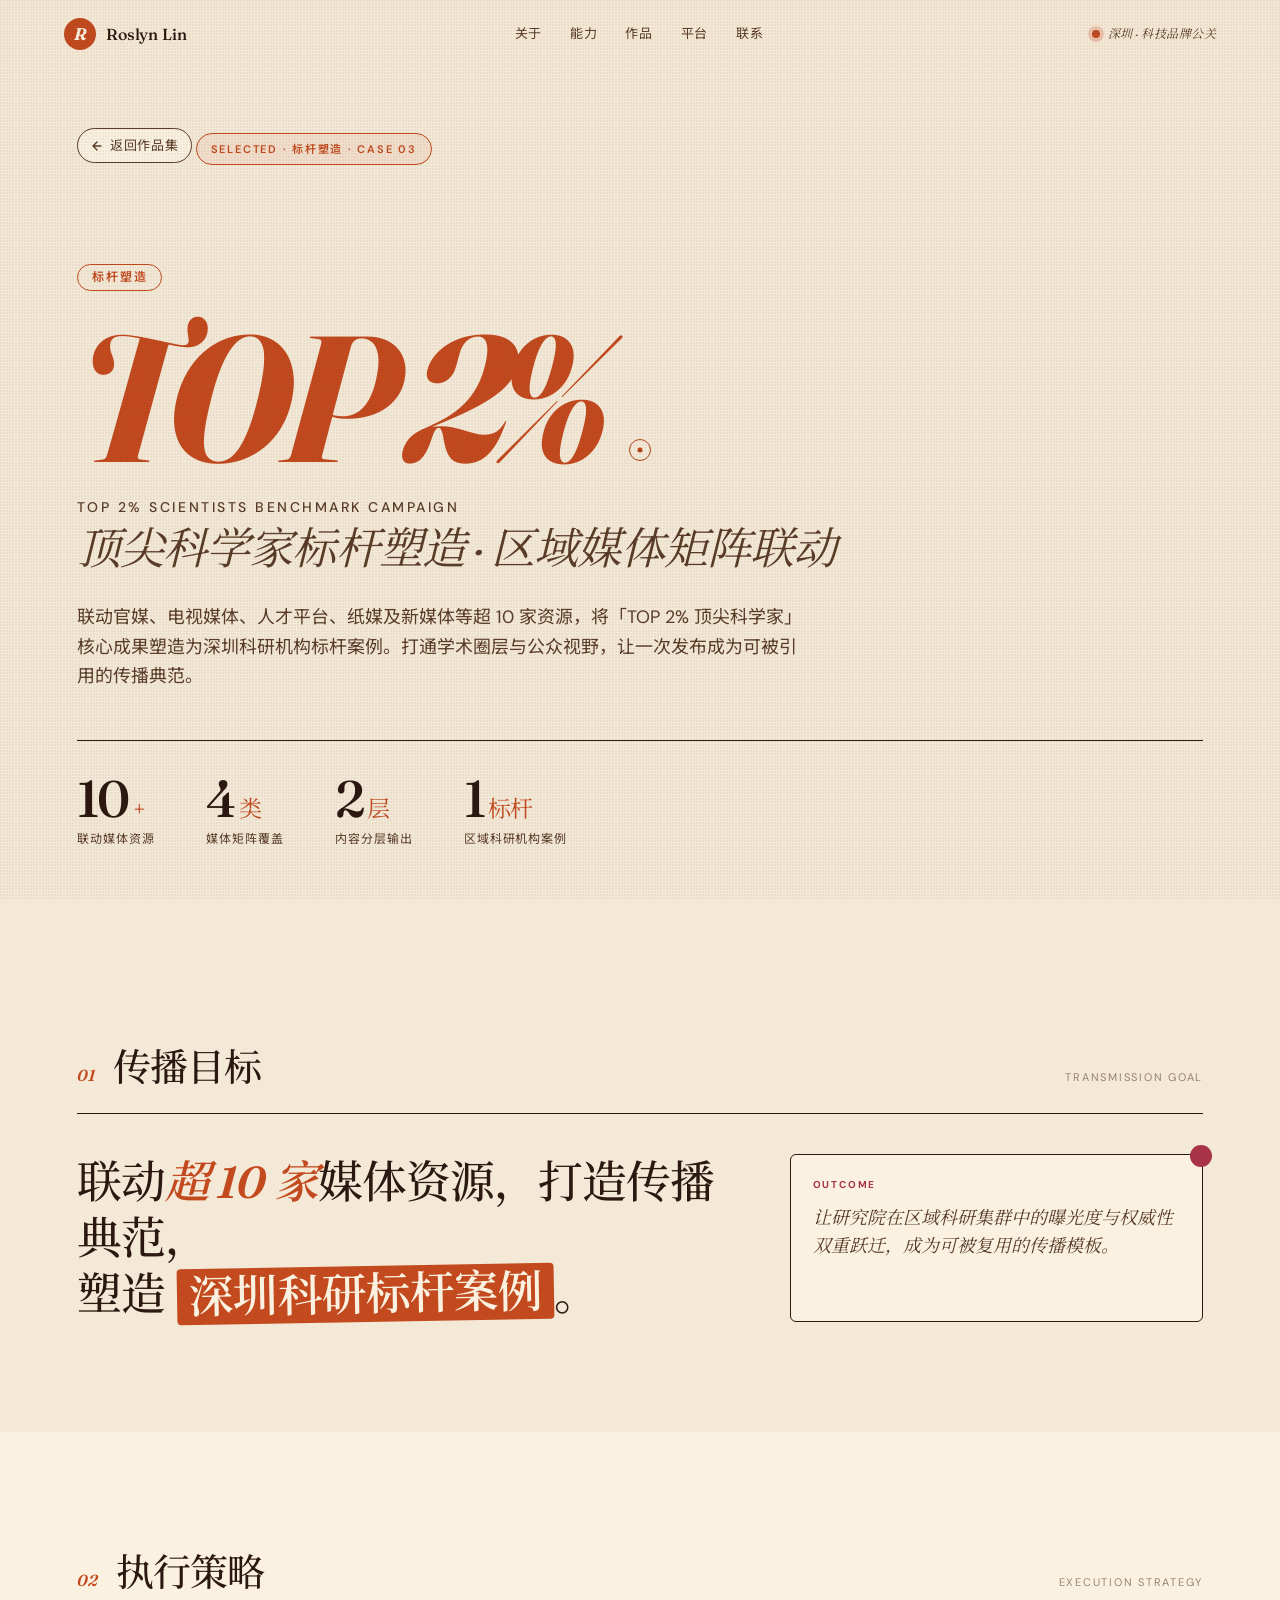
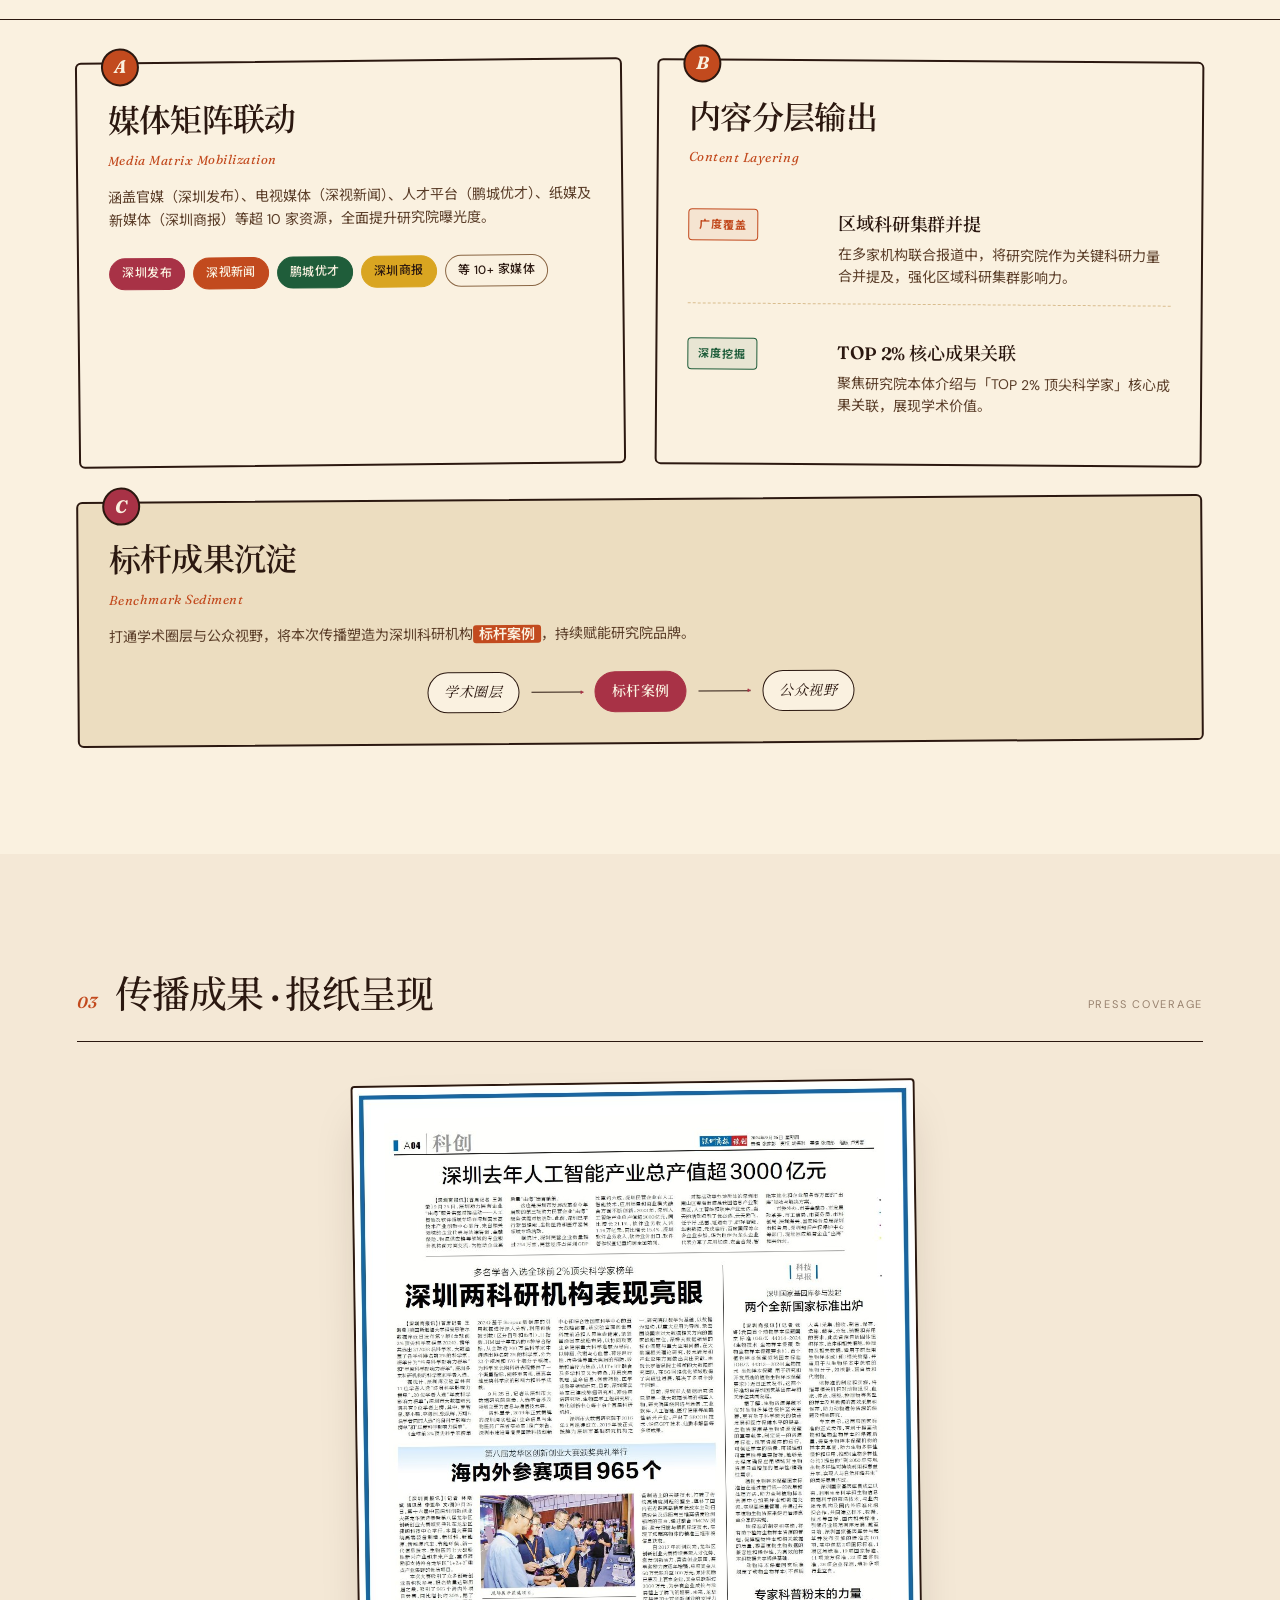
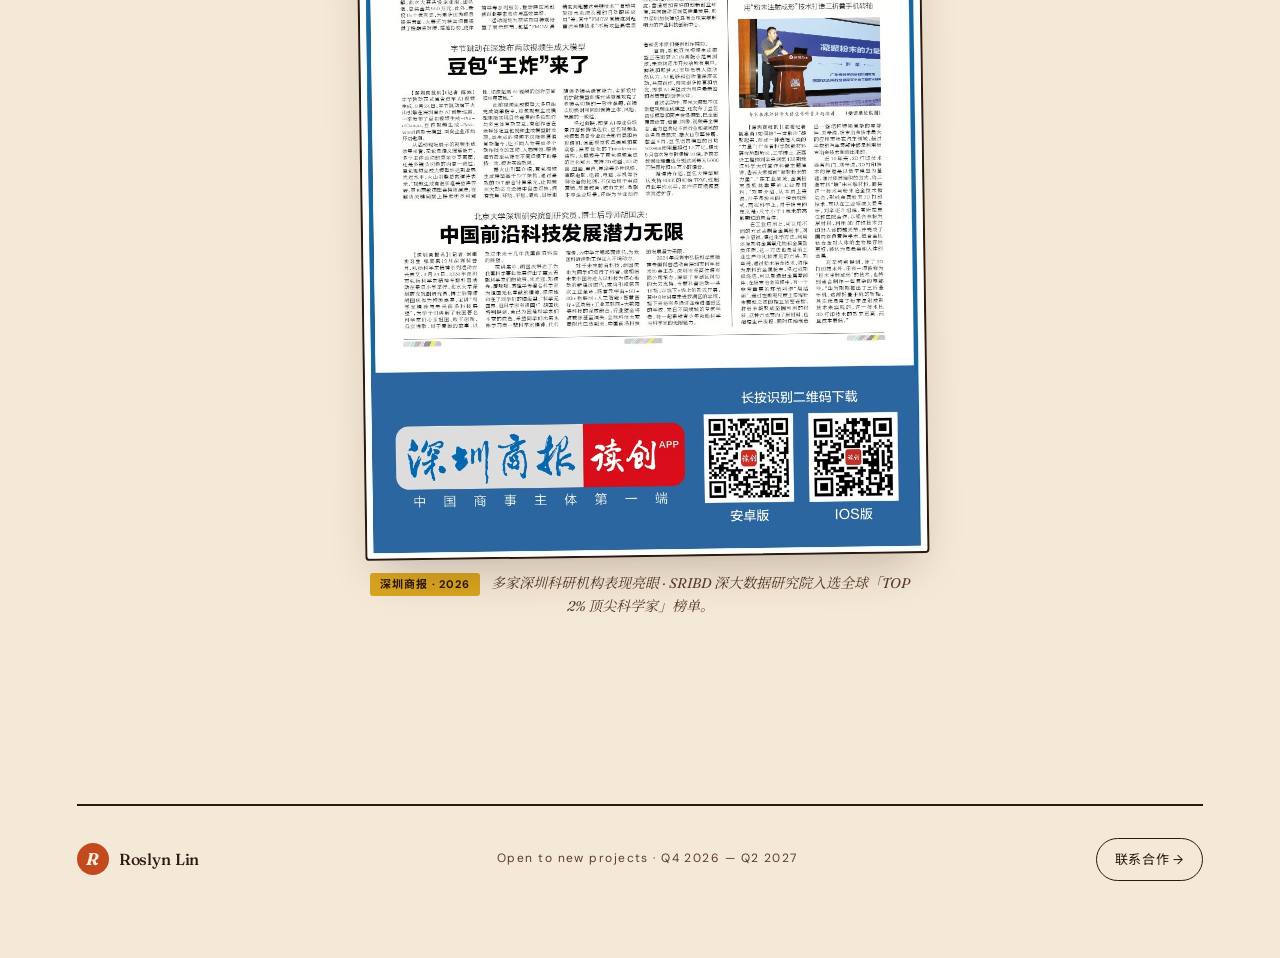
<file: project-benchmark.html>
<!DOCTYPE html>
<html lang="zh-CN">
<head>
  <meta charset="UTF-8">
  <meta name="viewport" content="width=device-width, initial-scale=1.0">
  <meta name="description" content="TOP2% 顶尖科学家标杆塑造 · 联动超 10 家媒体资源，打造深圳科研机构传播典范 · 林镕 Roslyn Lin">
  <title>标杆塑造 · 项目详情 · 林镕 Roslyn Lin</title>
  <link rel="preconnect" href="https://fonts.googleapis.com">
  <link rel="preconnect" href="https://fonts.gstatic.com" crossorigin>
  <link href="https://fonts.googleapis.com/css2?family=Fraunces:ital,opsz,wght@0,9..144,300;0,9..144,400;0,9..144,500;0,9..144,600;0,9..144,700;1,9..144,300;1,9..144,400&family=DM+Sans:ital,opsz,wght@0,9..40,300;0,9..40,400;0,9..40,500;0,9..40,600;1,9..40,300;1,9..40,400&family=Noto+Serif+SC:wght@400;500;600;700&family=Noto+Sans+SC:wght@300;400;500;600;700&display=swap" rel="stylesheet">
  <link rel="stylesheet" href="styles.css">
</head>
<body class="page-project page-project-benchmark">

  <!-- ============== TOP NAV ============== -->
  <header class="topbar">
    <div class="topbar-inner">
      <a class="brand" href="index.html">
        <span class="brand-mark">R</span>
        <span class="brand-name">Roslyn Lin</span>
      </a>
      <nav class="nav">
        <a href="index.html#about">关于</a>
        <a href="index.html#competencies">能力</a>
        <a href="index.html#work">作品</a>
        <a href="index.html#media">平台</a>
        <a href="index.html#contact">联系</a>
      </nav>
      <div class="meta-tag">
        <span class="meta-dot"></span>
        <span>深圳 · 科技品牌公关</span>
      </div>
    </div>
  </header>

  <main>

    <!-- ============== PAGE HERO ============== -->
    <section class="proj-hero proj-hero-benchmark">
      <a class="back-link" href="index.html#work">
        <svg width="14" height="14" viewBox="0 0 14 14" fill="none"><path d="M11 7H3m0 0l4-4m-4 4l4 4" stroke="currentColor" stroke-width="1.4" stroke-linecap="round" stroke-linejoin="round"/></svg>
        返回作品集
      </a>

      <span class="kicker">Selected · 标杆塑造 · Case 03</span>

      <h1 class="proj-title">
        <span class="proj-title-tag">标杆塑造</span>
        <span class="proj-title-big"><em>TOP 2%</em></span>
        <span class="proj-title-sub-en">Top 2% Scientists Benchmark Campaign</span>
        <span class="proj-subtitle">顶尖科学家标杆塑造 · 区域媒体矩阵联动</span>
      </h1>

      <p class="proj-desc">联动官媒、电视媒体、人才平台、纸媒及新媒体等超 10 家资源，将「TOP 2% 顶尖科学家」核心成果塑造为深圳科研机构标杆案例。打通学术圈层与公众视野，让一次发布成为可被引用的传播典范。</p>

      <div class="proj-stats">
        <div class="proj-stat">
          <span class="proj-num">10<small>+</small></span>
          <span class="proj-label">联动媒体资源</span>
        </div>
        <div class="proj-stat">
          <span class="proj-num">4<small>类</small></span>
          <span class="proj-label">媒体矩阵覆盖</span>
        </div>
        <div class="proj-stat">
          <span class="proj-num">2<small>层</small></span>
          <span class="proj-label">内容分层输出</span>
        </div>
        <div class="proj-stat">
          <span class="proj-num">1<small>标杆</small></span>
          <span class="proj-label">区域科研机构案例</span>
        </div>
      </div>
    </section>

    <!-- ============== TRANSMISSION GOAL ============== -->
    <section class="bench-section">
      <div class="bench-section-head">
        <span class="bench-section-num">01</span>
        <h2 class="subhead">传播目标</h2>
        <span class="bench-section-en">Transmission Goal</span>
      </div>

      <div class="bench-goal">
        <p class="bench-goal-text">
          联动<em>超 10 家</em>媒体资源，打造传播典范，
          <br>塑造 <span class="bench-goal-mark">深圳科研标杆案例</span>。
        </p>
        <div class="bench-goal-side">
          <span class="bench-goal-tag">Outcome</span>
          <p class="bench-goal-side-text">让研究院在区域科研集群中的曝光度与权威性双重跃迁，成为可被复用的传播模板。</p>
        </div>
      </div>
    </section>

    <!-- ============== EXECUTION STRATEGY ============== -->
    <section class="bench-section bench-section-alt">
      <div class="bench-section-head">
        <span class="bench-section-num">02</span>
        <h2 class="subhead">执行策略</h2>
        <span class="bench-section-en">Execution Strategy</span>
      </div>

      <div class="bench-strategy">
        <!-- media matrix card -->
        <article class="bench-card bench-card-matrix">
          <div class="bench-card-num">A</div>
          <h3 class="bench-card-title">媒体矩阵联动</h3>
          <p class="bench-card-sub">Media Matrix Mobilization</p>
          <p class="bench-card-desc">涵盖官媒（深圳发布）、电视媒体（深视新闻）、人才平台（鹏城优才）、纸媒及新媒体（深圳商报）等超 10 家资源，全面提升研究院曝光度。</p>
          <ul class="bench-tags">
            <li class="bench-tag bench-tag-official">深圳发布</li>
            <li class="bench-tag bench-tag-tv">深视新闻</li>
            <li class="bench-tag bench-tag-talent">鹏城优才</li>
            <li class="bench-tag bench-tag-press">深圳商报</li>
            <li class="bench-tag">等 10+ 家媒体</li>
          </ul>
        </article>

        <!-- content layered card -->
        <article class="bench-card bench-card-layered">
          <div class="bench-card-num">B</div>
          <h3 class="bench-card-title">内容分层输出</h3>
          <p class="bench-card-sub">Content Layering</p>

          <div class="bench-layers">
            <div class="bench-layer">
              <div class="bench-layer-side">
                <span class="bench-layer-tag bench-layer-tag-wide">广度覆盖</span>
              </div>
              <div class="bench-layer-body">
                <p class="bench-layer-title">区域科研集群并提</p>
                <p class="bench-layer-desc">在多家机构联合报道中，将研究院作为关键科研力量合并提及，强化区域科研集群影响力。</p>
              </div>
            </div>

            <div class="bench-layer">
              <div class="bench-layer-side">
                <span class="bench-layer-tag bench-layer-tag-deep">深度挖掘</span>
              </div>
              <div class="bench-layer-body">
                <p class="bench-layer-title">TOP 2% 核心成果关联</p>
                <p class="bench-layer-desc">聚焦研究院本体介绍与「TOP 2% 顶尖科学家」核心成果关联，展现学术价值。</p>
              </div>
            </div>
          </div>
        </article>

        <!-- benchmark sediment card -->
        <article class="bench-card bench-card-sediment">
          <div class="bench-card-num">C</div>
          <h3 class="bench-card-title">标杆成果沉淀</h3>
          <p class="bench-card-sub">Benchmark Sediment</p>
          <p class="bench-card-desc">打通学术圈层与公众视野，将本次传播塑造为深圳科研机构<em>标杆案例</em>，持续赋能研究院品牌。</p>
          <div class="bench-bridge">
            <span class="bench-bridge-from">学术圈层</span>
            <span class="bench-bridge-line"></span>
            <span class="bench-bridge-mid">标杆案例</span>
            <span class="bench-bridge-line"></span>
            <span class="bench-bridge-to">公众视野</span>
          </div>
        </article>
      </div>
    </section>

    <!-- ============== EVIDENCE — NEWSPAPER ============== -->
    <section class="bench-section">
      <div class="bench-section-head">
        <span class="bench-section-num">03</span>
        <h2 class="subhead">传播成果 · 报纸呈现</h2>
        <span class="bench-section-en">Press Coverage</span>
      </div>

      <figure class="bench-press">
        <a class="bench-press-frame" href="assets/benchmark-newspaper.jpg" target="_blank" rel="noopener">
          <img class="bench-press-img" src="assets/benchmark-newspaper.jpg" alt="深圳商报 2026 科创版报道：深圳科研机构表现亮眼，深大数据研究院等多家入选 TOP 2% 顶尖科学家榜单">
          <span class="bench-press-zoom">点击查看原图 ↗</span>
        </a>
        <figcaption class="bench-press-cap">
          <span class="bench-press-tag">深圳商报 · 2026</span>
          多家深圳科研机构表现亮眼 · SRIBD 深大数据研究院入选全球「TOP 2% 顶尖科学家」榜单。
        </figcaption>
      </figure>
    </section>

    <!-- ============== FOOTER ============== -->
    <footer class="site-end">
      <div class="end-divider"></div>
      <div class="end-inner">
        <a class="brand" href="index.html">
          <span class="brand-mark">R</span>
          <span class="brand-name">Roslyn Lin</span>
        </a>
        <p class="end-note">Open to new projects · Q4 2026 — Q2 2027</p>
        <a class="end-back" href="index.html#contact">联系合作 →</a>
      </div>
    </footer>
  </main>

  <!-- custom cursor + scroll -->
  <div class="cursor-dot"></div>
  <div class="cursor-ring"></div>
  <script src="main.js"></script>
</body>
</html>
</file>
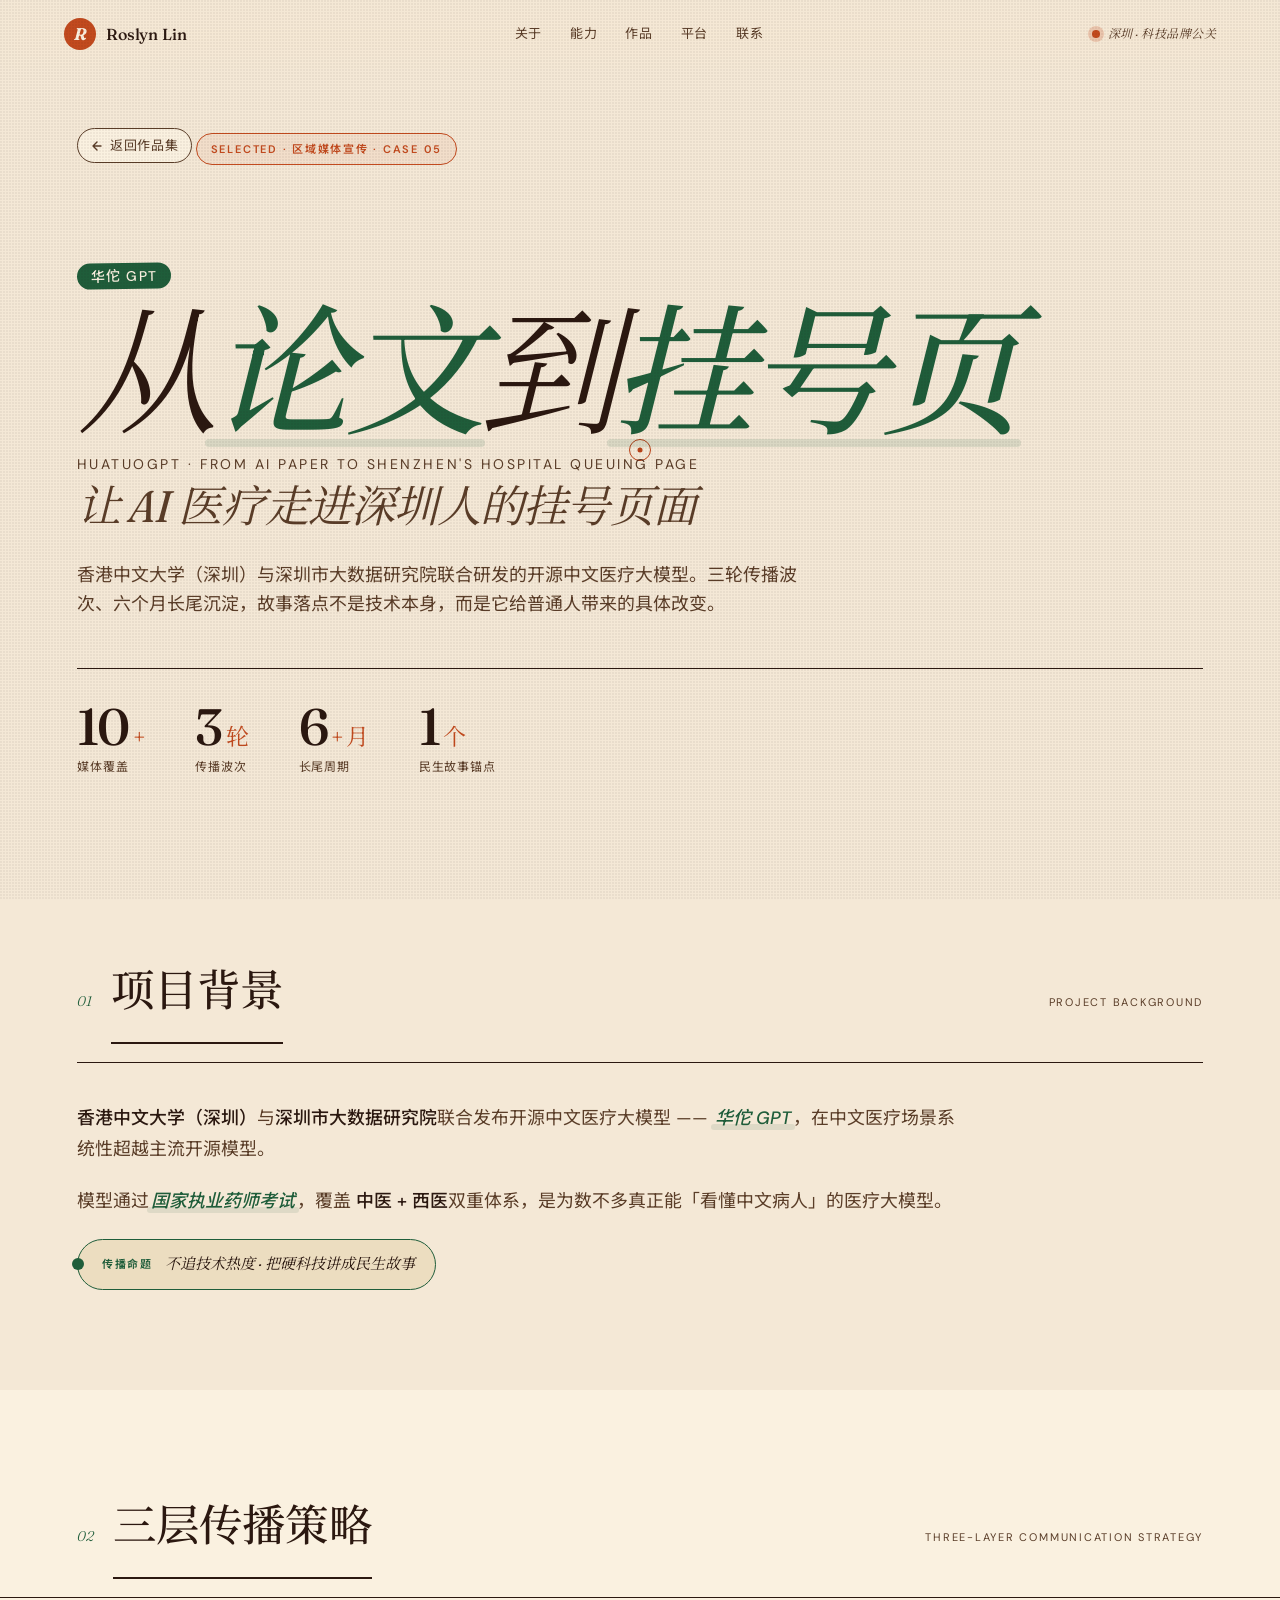
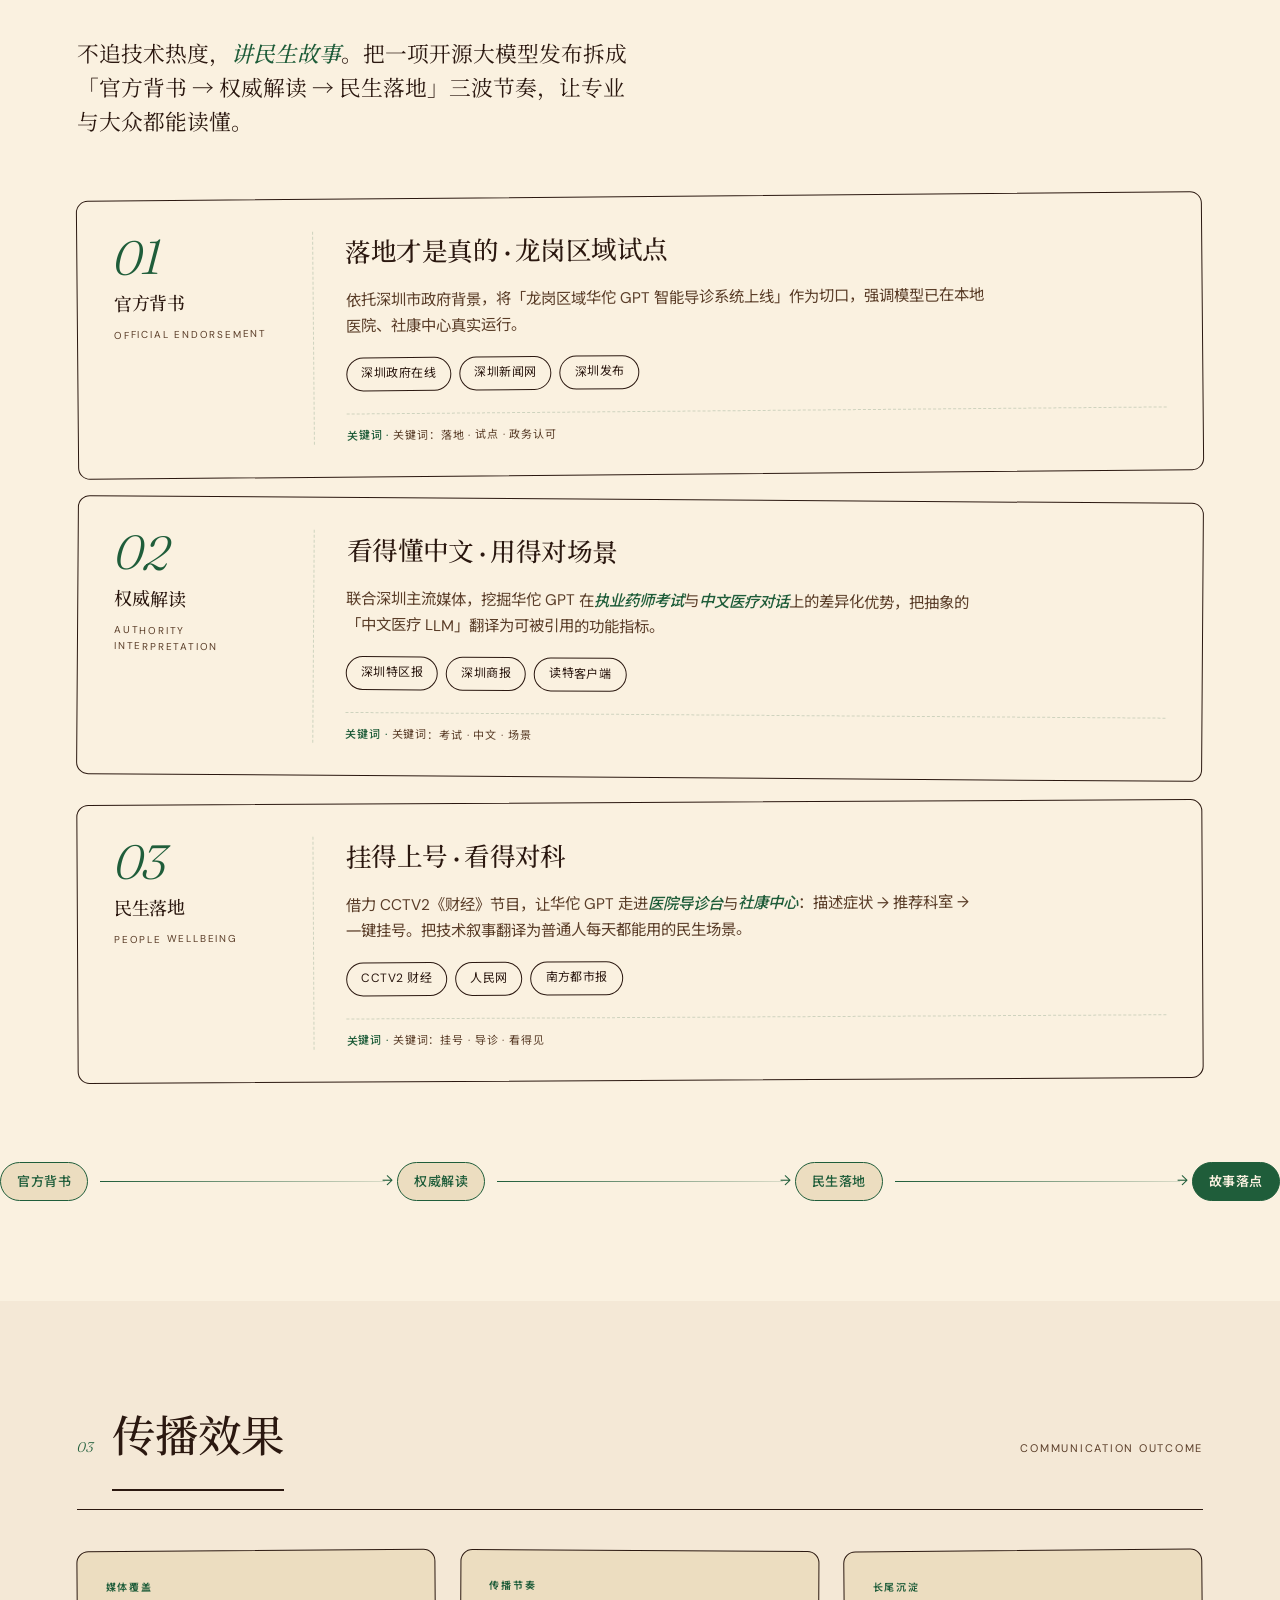
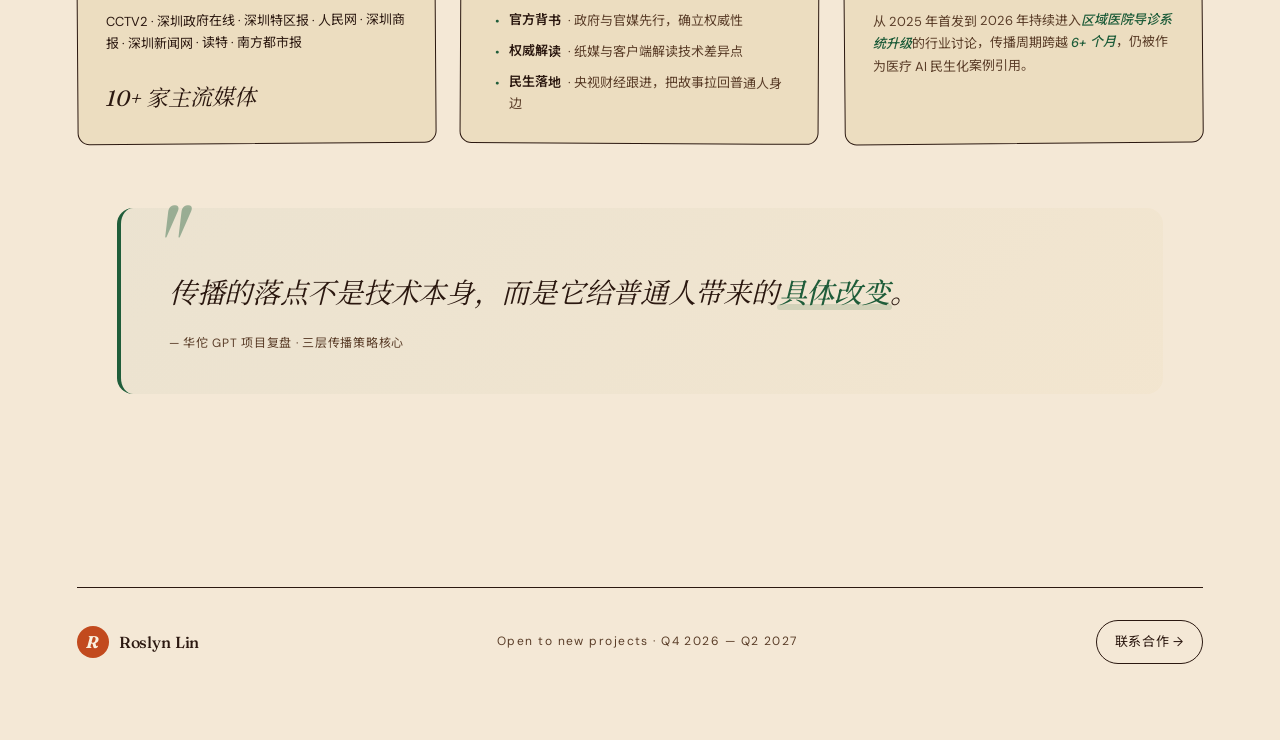
<file: project-huatuo-gpt.html>
<!DOCTYPE html>
<html lang="zh-CN">
<head>
  <meta charset="UTF-8">
  <meta name="viewport" content="width=device-width, initial-scale=1.0">
  <meta name="description" content="华佗 GPT 区域媒体宣传 · 让 AI 医疗从论文走进深圳人的挂号页面 · 林镕 Roslyn Lin">
  <title>华佗 GPT · 项目详情 · 林镕 Roslyn Lin</title>
  <link rel="preconnect" href="https://fonts.googleapis.com">
  <link rel="preconnect" href="https://fonts.gstatic.com" crossorigin>
  <link href="https://fonts.googleapis.com/css2?family=Fraunces:ital,opsz,wght@0,9..144,300;0,9..144,400;0,9..144,500;0,9..144,600;0,9..144,700;1,9..144,300;1,9..144,400&family=DM+Sans:ital,opsz,wght@0,9..40,300;0,9..40,400;0,9..40,500;0,9..40,600;1,9..40,300;1,9..40,400&family=Noto+Serif+SC:wght@400;500;600;700&family=Noto+Sans+SC:wght@300;400;500;600;700&display=swap" rel="stylesheet">
  <link rel="stylesheet" href="styles.css">
</head>
<body class="page-project page-project-huatuo">

  <!-- ============== TOP NAV ============== -->
  <header class="topbar">
    <div class="topbar-inner">
      <a class="brand" href="index.html">
        <span class="brand-mark">R</span>
        <span class="brand-name">Roslyn Lin</span>
      </a>
      <nav class="nav">
        <a href="index.html#about">关于</a>
        <a href="index.html#competencies">能力</a>
        <a href="index.html#work">作品</a>
        <a href="index.html#media">平台</a>
        <a href="index.html#contact">联系</a>
      </nav>
      <div class="meta-tag">
        <span class="meta-dot"></span>
        <span>深圳 · 科技品牌公关</span>
      </div>
    </div>
  </header>

  <main>

    <!-- ============== PAGE HERO ============== -->
    <section class="proj-hero proj-hero-huatuo">
      <a class="back-link" href="index.html#work">
        <svg width="14" height="14" viewBox="0 0 14 14" fill="none"><path d="M11 7H3m0 0l4-4m-4 4l4 4" stroke="currentColor" stroke-width="1.4" stroke-linecap="round" stroke-linejoin="round"/></svg>
        返回作品集
      </a>

      <span class="kicker">Selected · 区域媒体宣传 · Case 05</span>

      <h1 class="proj-title">
        <span class="proj-title-tag">华佗 GPT</span>
        <span class="proj-title-big">从<em>论文</em>到<em>挂号页</em></span>
        <span class="proj-title-sub-en">HuatuoGPT · From AI Paper to Shenzhen's Hospital Queuing Page</span>
        <span class="proj-subtitle">让 AI 医疗走进深圳人的挂号页面</span>
      </h1>

      <p class="proj-desc">香港中文大学（深圳）与深圳市大数据研究院联合研发的开源中文医疗大模型。三轮传播波次、六个月长尾沉淀，故事落点不是技术本身，而是它给普通人带来的具体改变。</p>

      <div class="proj-stats">
        <div class="proj-stat">
          <span class="proj-num">10<small>+</small></span>
          <span class="proj-label">媒体覆盖</span>
        </div>
        <div class="proj-stat">
          <span class="proj-num">3<small>轮</small></span>
          <span class="proj-label">传播波次</span>
        </div>
        <div class="proj-stat">
          <span class="proj-num">6<small>+ 月</small></span>
          <span class="proj-label">长尾周期</span>
        </div>
        <div class="proj-stat">
          <span class="proj-num">1<small>个</small></span>
          <span class="proj-label">民生故事锚点</span>
        </div>
      </div>
    </section>

    <!-- ============== PROJECT BACKGROUND ============== -->
    <section class="huatuo-section">
      <div class="huatuo-section-head">
        <span class="huatuo-section-num">01</span>
        <h2 class="subhead">项目背景</h2>
        <span class="huatuo-section-en">Project Background</span>
      </div>

      <div class="huatuo-bg">
        <p class="huatuo-bg-text">
          <em>香港中文大学（深圳）</em>与<em>深圳市大数据研究院</em>联合发布开源中文医疗大模型 —— <span class="huatuo-bg-mark">华佗 GPT</span>，在中文医疗场景系统性超越主流开源模型。
        </p>
        <p class="huatuo-bg-text">
          模型通过<span class="huatuo-bg-mark">国家执业药师考试</span>，覆盖 <em>中医 + 西医</em>双重体系，是为数不多真正能「看懂中文病人」的医疗大模型。
        </p>
        <div class="huatuo-bg-pill">
          <span class="huatuo-bg-pill-tag">传播命题</span>
          <span class="huatuo-bg-pill-text">不追技术热度 · 把硬科技讲成民生故事</span>
        </div>
      </div>
    </section>

    <!-- ============== 3-LAYER STRATEGY ============== -->
    <section class="huatuo-section huatuo-section-alt">
      <div class="huatuo-section-head">
        <span class="huatuo-section-num">02</span>
        <h2 class="subhead">三层传播策略</h2>
        <span class="huatuo-section-en">Three-Layer Communication Strategy</span>
      </div>

      <p class="huatuo-lead">不追技术热度，<em>讲民生故事</em>。把一项开源大模型发布拆成「官方背书 → 权威解读 → 民生落地」三波节奏，让专业与大众都能读懂。</p>

      <div class="huatuo-layers">

        <!-- Layer 1: Official Endorsement -->
        <article class="huatuo-layer huatuo-layer-official">
          <div class="huatuo-layer-rail">
            <span class="huatuo-layer-num">01</span>
            <span class="huatuo-layer-tag">官方背书</span>
            <span class="huatuo-layer-tag-en">Official Endorsement</span>
          </div>
          <div class="huatuo-layer-body">
            <h3 class="huatuo-layer-title">落地才是真的 · 龙岗区域试点</h3>
            <p class="huatuo-layer-desc">依托深圳市政府背景，将「龙岗区域华佗 GPT 智能导诊系统上线」作为切口，强调模型已在本地医院、社康中心真实运行。</p>
            <div class="huatuo-layer-channels">
              <span class="huatuo-channel huatuo-channel-official">深圳政府在线</span>
              <span class="huatuo-channel huatuo-channel-official">深圳新闻网</span>
              <span class="huatuo-channel huatuo-channel-official">深圳发布</span>
            </div>
            <div class="huatuo-layer-note">关键词：落地 · 试点 · 政务认可</div>
          </div>
        </article>

        <!-- Layer 2: Authoritative Interpretation -->
        <article class="huatuo-layer huatuo-layer-authority">
          <div class="huatuo-layer-rail">
            <span class="huatuo-layer-num">02</span>
            <span class="huatuo-layer-tag">权威解读</span>
            <span class="huatuo-layer-tag-en">Authority Interpretation</span>
          </div>
          <div class="huatuo-layer-body">
            <h3 class="huatuo-layer-title">看得懂中文 · 用得对场景</h3>
            <p class="huatuo-layer-desc">联合深圳主流媒体，挖掘华佗 GPT 在<em>执业药师考试</em>与<em>中文医疗对话</em>上的差异化优势，把抽象的「中文医疗 LLM」翻译为可被引用的功能指标。</p>
            <div class="huatuo-layer-channels">
              <span class="huatuo-channel huatuo-channel-authority">深圳特区报</span>
              <span class="huatuo-channel huatuo-channel-authority">深圳商报</span>
              <span class="huatuo-channel huatuo-channel-authority">读特客户端</span>
            </div>
            <div class="huatuo-layer-note">关键词：考试 · 中文 · 场景</div>
          </div>
        </article>

        <!-- Layer 3: People's Wellbeing -->
        <article class="huatuo-layer huatuo-layer-people">
          <div class="huatuo-layer-rail">
            <span class="huatuo-layer-num">03</span>
            <span class="huatuo-layer-tag">民生落地</span>
            <span class="huatuo-layer-tag-en">People Wellbeing</span>
          </div>
          <div class="huatuo-layer-body">
            <h3 class="huatuo-layer-title">挂得上号 · 看得对科</h3>
            <p class="huatuo-layer-desc">借力 CCTV2《财经》节目，让华佗 GPT 走进<em>医院导诊台</em>与<em>社康中心</em>：描述症状 → 推荐科室 → 一键挂号。把技术叙事翻译为普通人每天都能用的民生场景。</p>
            <div class="huatuo-layer-channels">
              <span class="huatuo-channel huatuo-channel-people">CCTV2 财经</span>
              <span class="huatuo-channel huatuo-channel-people">人民网</span>
              <span class="huatuo-channel huatuo-channel-people">南方都市报</span>
            </div>
            <div class="huatuo-layer-note">关键词：挂号 · 导诊 · 看得见</div>
          </div>
        </article>
      </div>

      <!-- flow connector -->
      <div class="huatuo-flow">
        <span class="huatuo-flow-step">官方背书</span>
        <span class="huatuo-flow-line"></span>
        <span class="huatuo-flow-step">权威解读</span>
        <span class="huatuo-flow-line"></span>
        <span class="huatuo-flow-step">民生落地</span>
        <span class="huatuo-flow-line"></span>
        <span class="huatuo-flow-step huatuo-flow-end">故事落点</span>
      </div>
    </section>

    <!-- ============== RESULTS + INSIGHT ============== -->
    <section class="huatuo-section">
      <div class="huatuo-section-head">
        <span class="huatuo-section-num">03</span>
        <h2 class="subhead">传播效果</h2>
        <span class="huatuo-section-en">Communication Outcome</span>
      </div>

      <div class="huatuo-results">
        <div class="huatuo-result">
          <span class="huatuo-result-tag">媒体覆盖</span>
          <p class="huatuo-result-text">CCTV2 · 深圳政府在线 · 深圳特区报 · 人民网 · 深圳商报 · 深圳新闻网 · 读特 · 南方都市报</p>
          <span class="huatuo-result-count">10+ 家主流媒体</span>
        </div>

        <div class="huatuo-result huatuo-result-wave">
          <span class="huatuo-result-tag">传播节奏</span>
          <ul class="huatuo-wave-list">
            <li><strong>官方背书</strong> · 政府与官媒先行，确立权威性</li>
            <li><strong>权威解读</strong> · 纸媒与客户端解读技术差异点</li>
            <li><strong>民生落地</strong> · 央视财经跟进，把故事拉回普通人身边</li>
          </ul>
        </div>

        <div class="huatuo-result huatuo-result-tail">
          <span class="huatuo-result-tag">长尾沉淀</span>
          <p class="huatuo-result-tail-text">从 2025 年首发到 2026 年持续进入<em>区域医院导诊系统升级</em>的行业讨论，传播周期跨越 <em>6+ 个月</em>，仍被作为医疗 AI 民生化案例引用。</p>
        </div>
      </div>

      <figure class="huatuo-quote">
        <span class="huatuo-quote-mark">"</span>
        <blockquote class="huatuo-quote-body">
          传播的落点不是技术本身，而是它给普通人带来的<em>具体改变</em>。
        </blockquote>
        <figcaption class="huatuo-quote-cap">— 华佗 GPT 项目复盘 · 三层传播策略核心</figcaption>
      </figure>
    </section>

    <!-- ============== FOOTER ============== -->
    <footer class="site-end">
      <div class="end-divider"></div>
      <div class="end-inner">
        <a class="brand" href="index.html">
          <span class="brand-mark">R</span>
          <span class="brand-name">Roslyn Lin</span>
        </a>
        <p class="end-note">Open to new projects · Q4 2026 — Q2 2027</p>
        <a class="end-back" href="index.html#contact">联系合作 →</a>
      </div>
    </footer>
  </main>

  <!-- custom cursor + scroll -->
  <div class="cursor-dot"></div>
  <div class="cursor-ring"></div>
  <script src="main.js"></script>
</body>
</html>
</file>
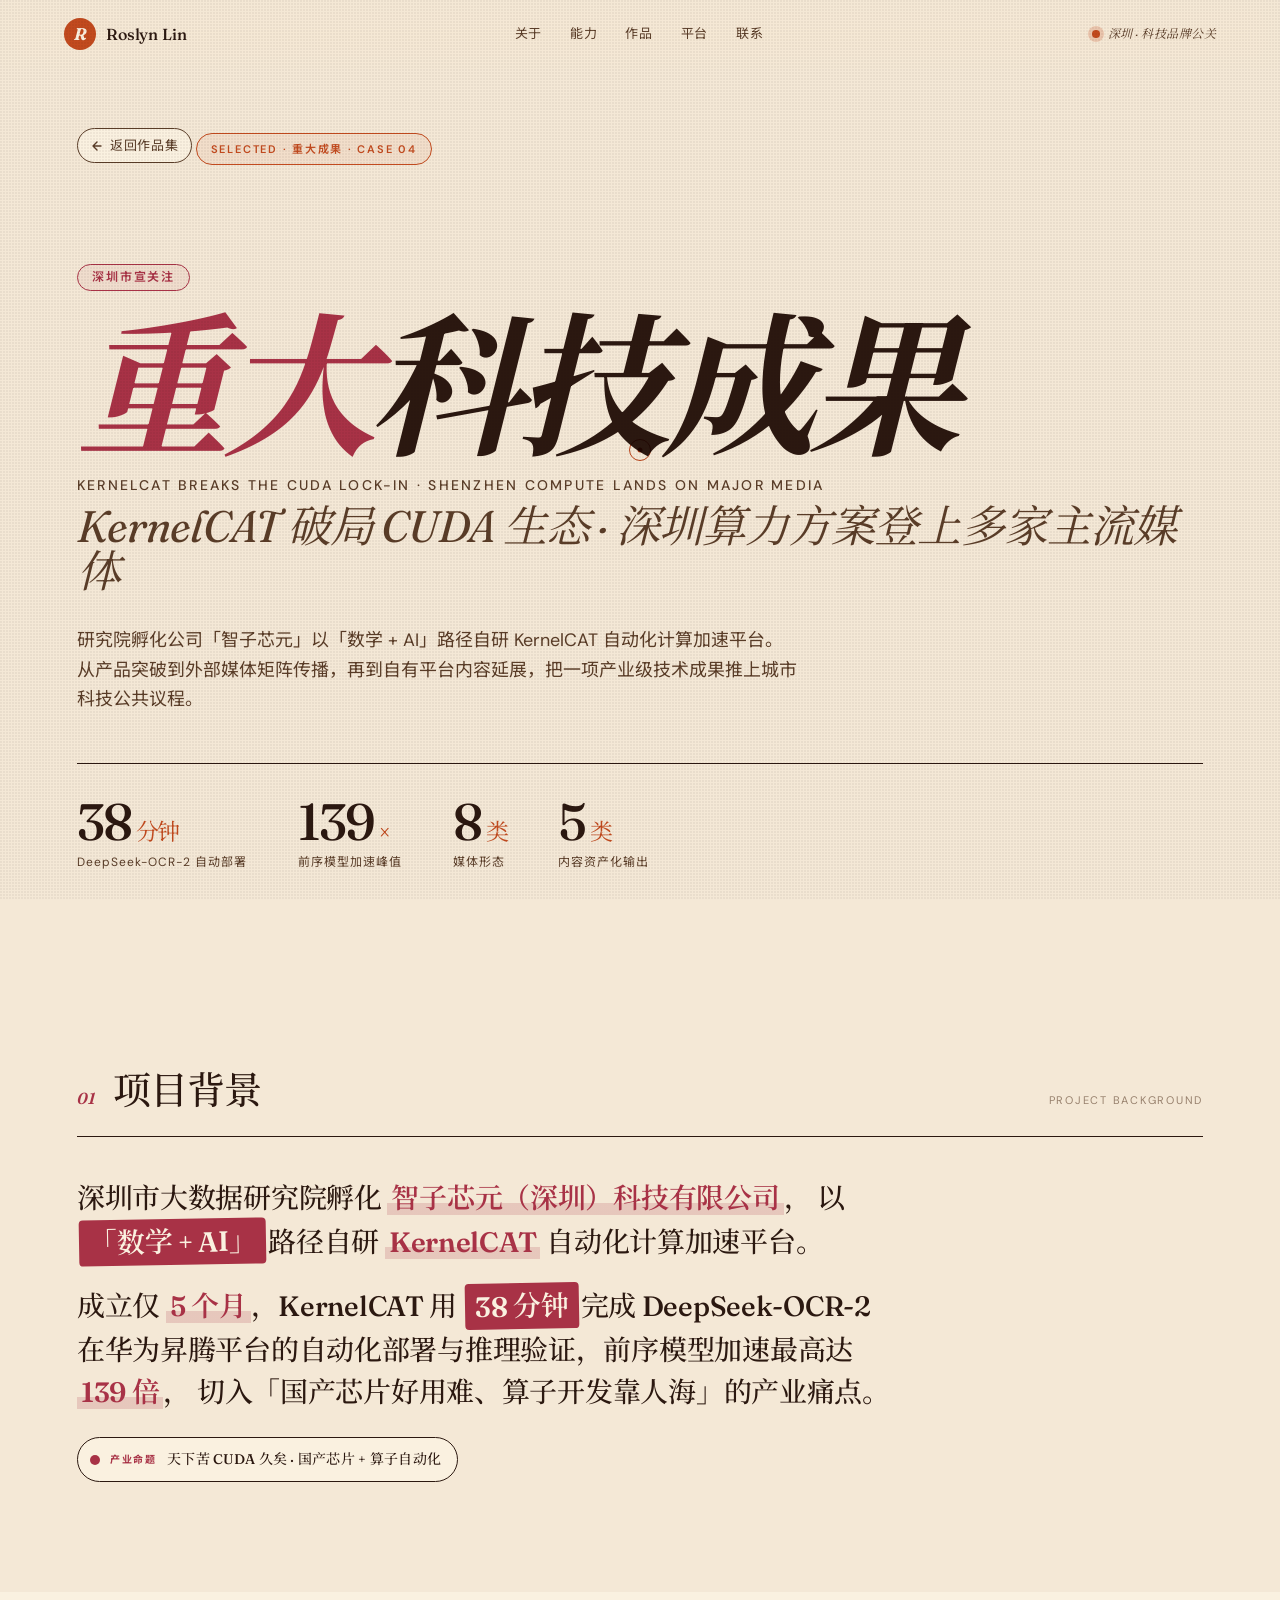
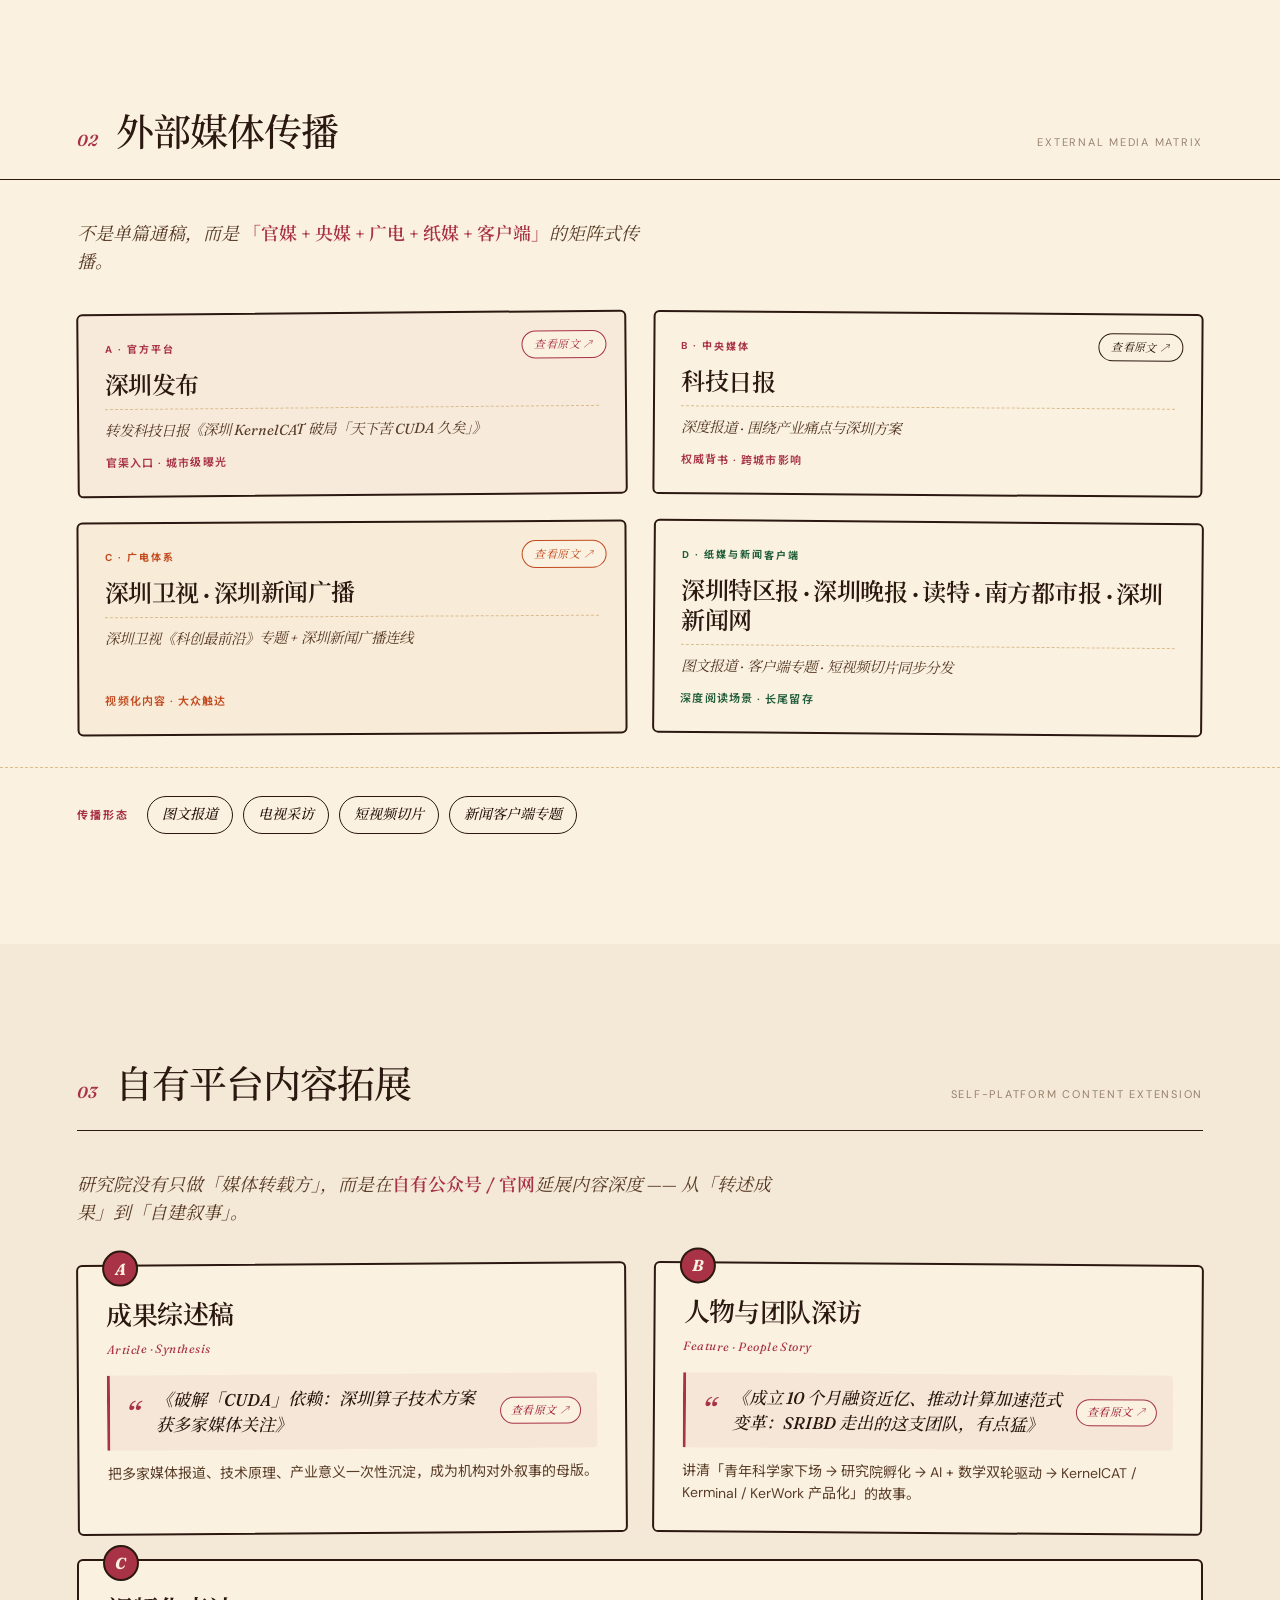
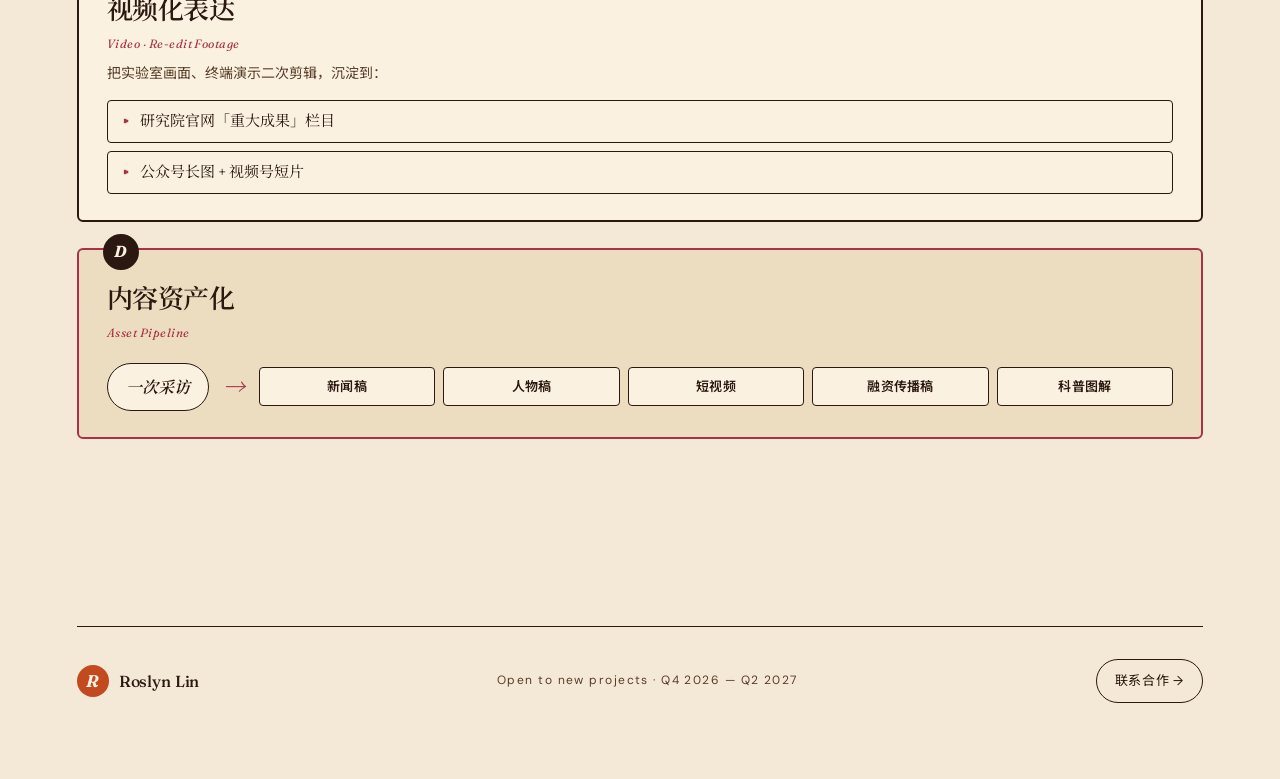
<file: project-major-result.html>
<!DOCTYPE html>
<html lang="zh-CN">
<head>
  <meta charset="UTF-8">
  <meta name="viewport" content="width=device-width, initial-scale=1.0">
  <meta name="description" content="深圳市宣关注重大科技成果 · KernelCAT 破局 CUDA 生态 · 深圳算力方案登上多家主流媒体 · 林镕 Roslyn Lin">
  <title>重大成果 · 项目详情 · 林镕 Roslyn Lin</title>
  <link rel="preconnect" href="https://fonts.googleapis.com">
  <link rel="preconnect" href="https://fonts.gstatic.com" crossorigin>
  <link href="https://fonts.googleapis.com/css2?family=Fraunces:ital,opsz,wght@0,9..144,300;0,9..144,400;0,9..144,500;0,9..144,600;0,9..144,700;1,9..144,300;1,9..144,400&family=DM+Sans:ital,opsz,wght@0,9..40,300;0,9..40,400;0,9..40,500;0,9..40,600;1,9..40,300;1,9..40,400&family=Noto+Serif+SC:wght@400;500;600;700&family=Noto+Sans+SC:wght@300;400;500;600;700&display=swap" rel="stylesheet">
  <link rel="stylesheet" href="styles.css">
</head>
<body class="page-project page-project-major">

  <!-- ============== TOP NAV ============== -->
  <header class="topbar">
    <div class="topbar-inner">
      <a class="brand" href="index.html">
        <span class="brand-mark">R</span>
        <span class="brand-name">Roslyn Lin</span>
      </a>
      <nav class="nav">
        <a href="index.html#about">关于</a>
        <a href="index.html#competencies">能力</a>
        <a href="index.html#work">作品</a>
        <a href="index.html#media">平台</a>
        <a href="index.html#contact">联系</a>
      </nav>
      <div class="meta-tag">
        <span class="meta-dot"></span>
        <span>深圳 · 科技品牌公关</span>
      </div>
    </div>
  </header>

  <main>

    <!-- ============== PAGE HERO ============== -->
    <section class="proj-hero proj-hero-major">
      <a class="back-link" href="index.html#work">
        <svg width="14" height="14" viewBox="0 0 14 14" fill="none"><path d="M11 7H3m0 0l4-4m-4 4l4 4" stroke="currentColor" stroke-width="1.4" stroke-linecap="round" stroke-linejoin="round"/></svg>
        返回作品集
      </a>

      <span class="kicker">Selected · 重大成果 · Case 04</span>

      <h1 class="proj-title">
        <span class="proj-title-tag">深圳市宣关注</span>
        <span class="proj-title-big"><em>重大</em>科技成果</span>
        <span class="proj-title-sub-en">KernelCAT Breaks the CUDA Lock-in · Shenzhen Compute Lands on Major Media</span>
        <span class="proj-subtitle">KernelCAT 破局 CUDA 生态 · 深圳算力方案登上多家主流媒体</span>
      </h1>

      <p class="proj-desc">研究院孵化公司「智子芯元」以「数学 + AI」路径自研 KernelCAT 自动化计算加速平台。从产品突破到外部媒体矩阵传播，再到自有平台内容延展，把一项产业级技术成果推上城市科技公共议程。</p>

      <div class="proj-stats">
        <div class="proj-stat">
          <span class="proj-num">38<small>分钟</small></span>
          <span class="proj-label">DeepSeek-OCR-2 自动部署</span>
        </div>
        <div class="proj-stat">
          <span class="proj-num">139<small>×</small></span>
          <span class="proj-label">前序模型加速峰值</span>
        </div>
        <div class="proj-stat">
          <span class="proj-num">8<small>类</small></span>
          <span class="proj-label">媒体形态</span>
        </div>
        <div class="proj-stat">
          <span class="proj-num">5<small>类</small></span>
          <span class="proj-label">内容资产化输出</span>
        </div>
      </div>
    </section>

    <!-- ============== PROJECT BACKGROUND ============== -->
    <section class="major-section">
      <div class="major-section-head">
        <span class="major-section-num">01</span>
        <h2 class="subhead">项目背景</h2>
        <span class="major-section-en">Project Background</span>
      </div>

      <div class="major-bg">
        <p class="major-bg-text">
          深圳市大数据研究院孵化
          <em>智子芯元（深圳）科技有限公司</em>，
          以 <span class="major-bg-mark">「数学 + AI」</span>路径自研
          <em>KernelCAT</em> 自动化计算加速平台。
        </p>
        <p class="major-bg-text">
          成立仅 <em>5 个月</em>，KernelCAT 用 <span class="major-bg-mark">38 分钟</span>完成
          DeepSeek-OCR-2 在华为昇腾平台的自动化部署与推理验证，前序模型加速最高达 <em>139 倍</em>，
          切入「国产芯片好用难、算子开发靠人海」的产业痛点。
        </p>
        <div class="major-bg-pill">
          <span class="major-bg-pill-tag">产业命题</span>
          <span class="major-bg-pill-text">天下苦 CUDA 久矣 · 国产芯片 + 算子自动化</span>
        </div>
      </div>
    </section>

    <!-- ============== EXTERNAL MEDIA MATRIX ============== -->
    <section class="major-section major-section-alt">
      <div class="major-section-head">
        <span class="major-section-num">02</span>
        <h2 class="subhead">外部媒体传播</h2>
        <span class="major-section-en">External Media Matrix</span>
      </div>

      <p class="major-lead">不是单篇通稿，而是 <em>「官媒 + 央媒 + 广电 + 纸媒 + 客户端」</em>的矩阵式传播。</p>

      <div class="major-media-grid">
        <a class="major-media-card major-media-card-official major-media-card-link" href="https://mp.weixin.qq.com/s/0-zWo96WEkG2btIHKM0Whg?scene=1&click_id=1809550419" target="_blank" rel="noopener">
          <div class="major-media-cat">A · 官方平台</div>
          <h3 class="major-media-title">深圳发布</h3>
          <p class="major-media-headline">转发科技日报《深圳 KernelCAT 破局「天下苦 CUDA 久矣」》</p>
          <span class="major-media-role">官渠入口 · 城市级曝光</span>
          <span class="major-media-cta">查看原文 ↗</span>
        </a>

        <a class="major-media-card major-media-card-central major-media-card-link" href="https://app.kjrb.com.cn/app/template/displayTemplate/news/newsDetail/844/482808.html?isShare=true" target="_blank" rel="noopener">
          <div class="major-media-cat">B · 中央媒体</div>
          <h3 class="major-media-title">科技日报</h3>
          <p class="major-media-headline">深度报道 · 围绕产业痛点与深圳方案</p>
          <span class="major-media-role">权威背书 · 跨城市影响</span>
          <span class="major-media-cta">查看原文 ↗</span>
        </a>

        <a class="major-media-card major-media-card-broadcast major-media-card-link" href="https://weixin.qq.com/sph/AMSnSqn5PA" target="_blank" rel="noopener">
          <div class="major-media-cat">C · 广电体系</div>
          <h3 class="major-media-title">深圳卫视 · 深圳新闻广播</h3>
          <p class="major-media-headline">深圳卫视《科创最前沿》专题 + 深圳新闻广播连线</p>
          <span class="major-media-role">视频化内容 · 大众触达</span>
          <span class="major-media-cta">查看原文 ↗</span>
        </a>

        <article class="major-media-card major-media-card-press">
          <div class="major-media-cat">D · 纸媒与新闻客户端</div>
          <h3 class="major-media-title">深圳特区报 · 深圳晚报 · 读特 · 南方都市报 · 深圳新闻网</h3>
          <p class="major-media-headline">图文报道 · 客户端专题 · 短视频切片同步分发</p>
          <span class="major-media-role">深度阅读场景 · 长尾留存</span>
        </article>
      </div>

      <div class="major-formats">
        <span class="major-formats-tag">传播形态</span>
        <div class="major-formats-list">
          <span class="major-format">图文报道</span>
          <span class="major-format">电视采访</span>
          <span class="major-format">短视频切片</span>
          <span class="major-format">新闻客户端专题</span>
        </div>
      </div>
    </section>

    <!-- ============== SELF-PLATFORM CONTENT EXTENSION ============== -->
    <section class="major-section">
      <div class="major-section-head">
        <span class="major-section-num">03</span>
        <h2 class="subhead">自有平台内容拓展</h2>
        <span class="major-section-en">Self-Platform Content Extension</span>
      </div>

      <p class="major-lead">研究院没有只做「媒体转载方」，而是在<em>自有公众号 / 官网</em>延展内容深度 —— 从「转述成果」到「自建叙事」。</p>

      <div class="major-own-grid">
        <article class="major-own-card">
          <span class="major-own-num">A</span>
          <h3 class="major-own-title">成果综述稿</h3>
          <p class="major-own-sub">Article · Synthesis</p>
          <a class="major-own-quote major-own-quote-link" href="https://mp.weixin.qq.com/s/XhCm5pgBBKmq4WjWN-zP0A" target="_blank" rel="noopener">
            《破解「CUDA」依赖：深圳算子技术方案获多家媒体关注》
            <span class="major-own-quote-cta">查看原文 ↗</span>
          </a>
          <p class="major-own-desc">把多家媒体报道、技术原理、产业意义一次性沉淀，成为机构对外叙事的母版。</p>
        </article>

        <article class="major-own-card">
          <span class="major-own-num">B</span>
          <h3 class="major-own-title">人物与团队深访</h3>
          <p class="major-own-sub">Feature · People Story</p>
          <a class="major-own-quote major-own-quote-link" href="https://weixin.qq.com/sph/ANDSxHo3ED" target="_blank" rel="noopener">
            《成立 10 个月融资近亿、推动计算加速范式变革：SRIBD 走出的这支团队，有点猛》
            <span class="major-own-quote-cta">查看原文 ↗</span>
          </a>
          <p class="major-own-desc">讲清「青年科学家下场 → 研究院孵化 → AI + 数学双轮驱动 → KernelCAT / Kerminal / KerWork 产品化」的故事。</p>
        </article>

        <article class="major-own-card major-own-card-wide">
          <span class="major-own-num">C</span>
          <h3 class="major-own-title">视频化表达</h3>
          <p class="major-own-sub">Video · Re-edit Footage</p>
          <p class="major-own-desc">把实验室画面、终端演示二次剪辑，沉淀到：</p>
          <ul class="major-own-channels">
            <li>研究院官网「重大成果」栏目</li>
            <li>公众号长图 + 视频号短片</li>
          </ul>
        </article>

        <article class="major-own-card major-own-card-wide major-own-card-asset">
          <span class="major-own-num">D</span>
          <h3 class="major-own-title">内容资产化</h3>
          <p class="major-own-sub">Asset Pipeline</p>
          <div class="major-asset-flow">
            <span class="major-asset-node">一次采访</span>
            <span class="major-asset-arrow">→</span>
            <div class="major-asset-grid">
              <span class="major-asset-item">新闻稿</span>
              <span class="major-asset-item">人物稿</span>
              <span class="major-asset-item">短视频</span>
              <span class="major-asset-item">融资传播稿</span>
              <span class="major-asset-item">科普图解</span>
            </div>
          </div>
        </article>
      </div>
    </section>

    <!-- ============== FOOTER ============== -->
    <footer class="site-end">
      <div class="end-divider"></div>
      <div class="end-inner">
        <a class="brand" href="index.html">
          <span class="brand-mark">R</span>
          <span class="brand-name">Roslyn Lin</span>
        </a>
        <p class="end-note">Open to new projects · Q4 2026 — Q2 2027</p>
        <a class="end-back" href="index.html#contact">联系合作 →</a>
      </div>
    </footer>
  </main>

  <!-- custom cursor + scroll -->
  <div class="cursor-dot"></div>
  <div class="cursor-ring"></div>
  <script src="main.js"></script>
</body>
</html>
</file>
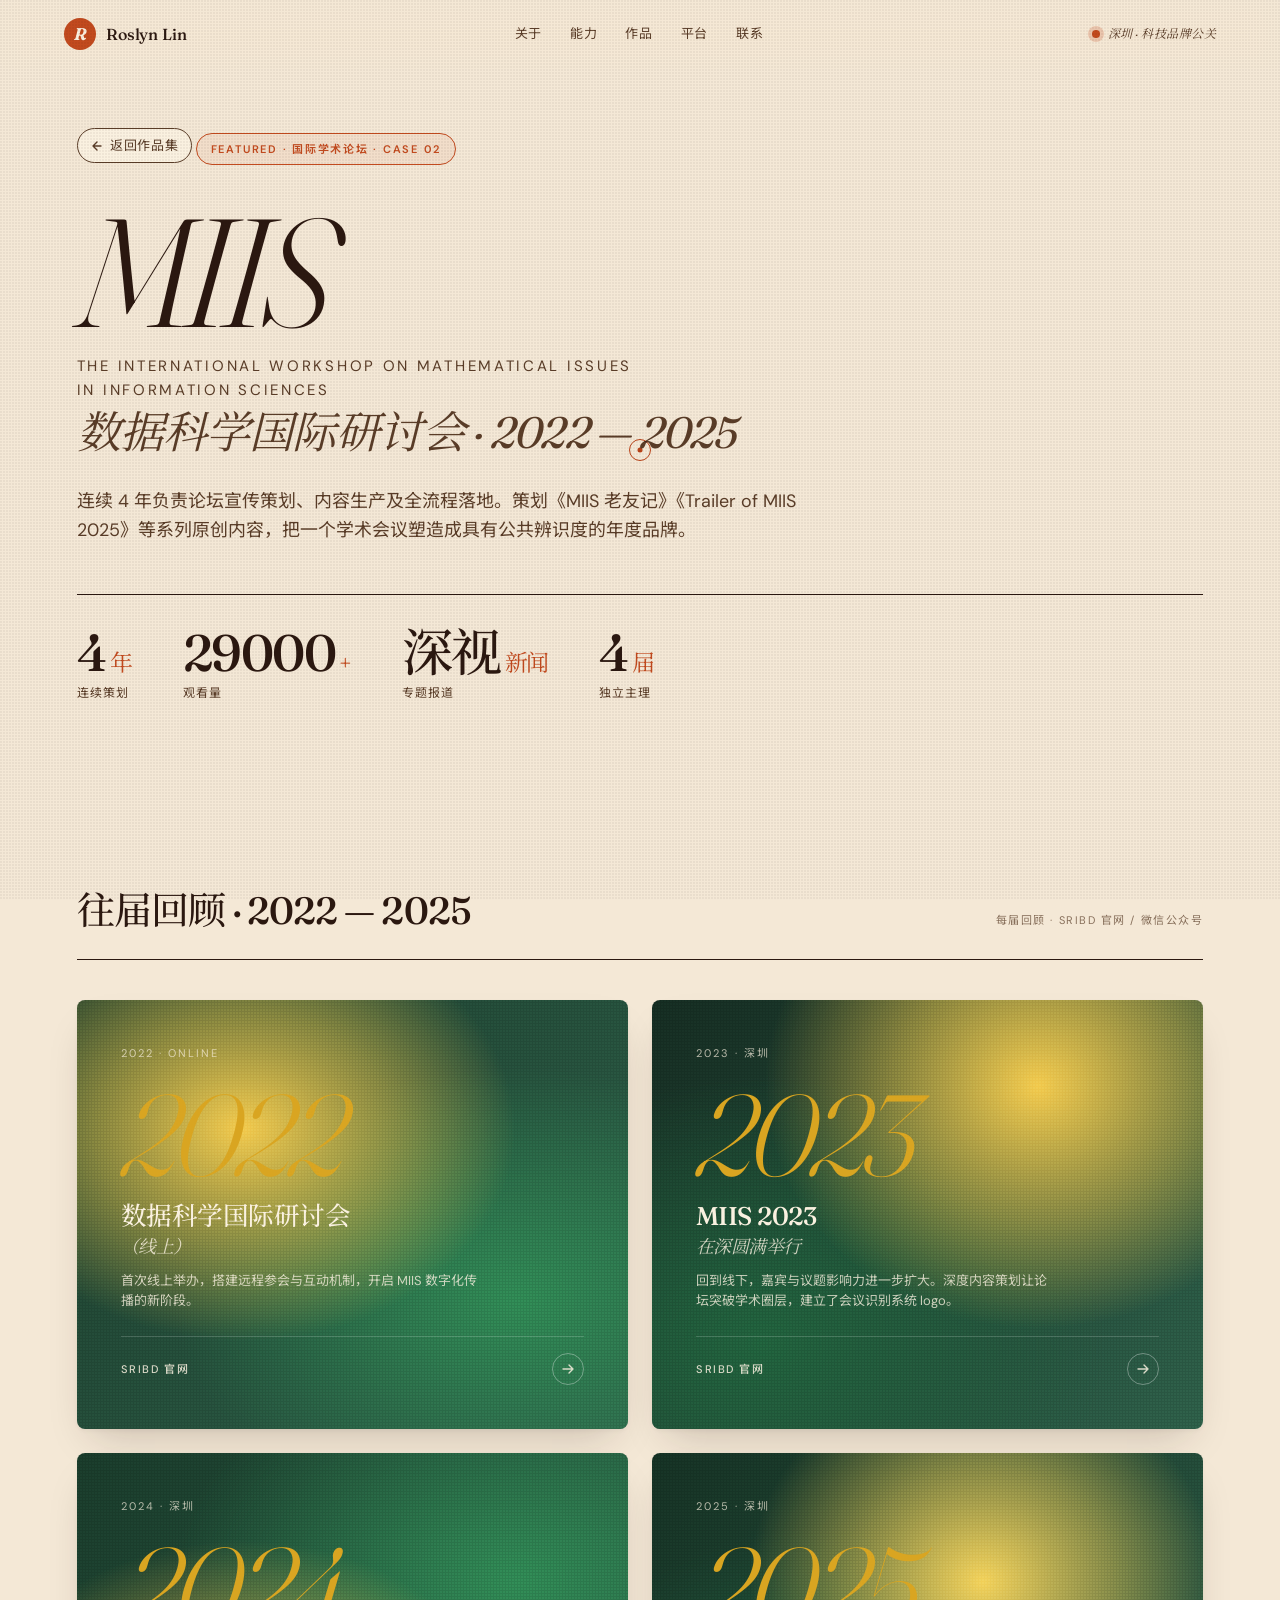
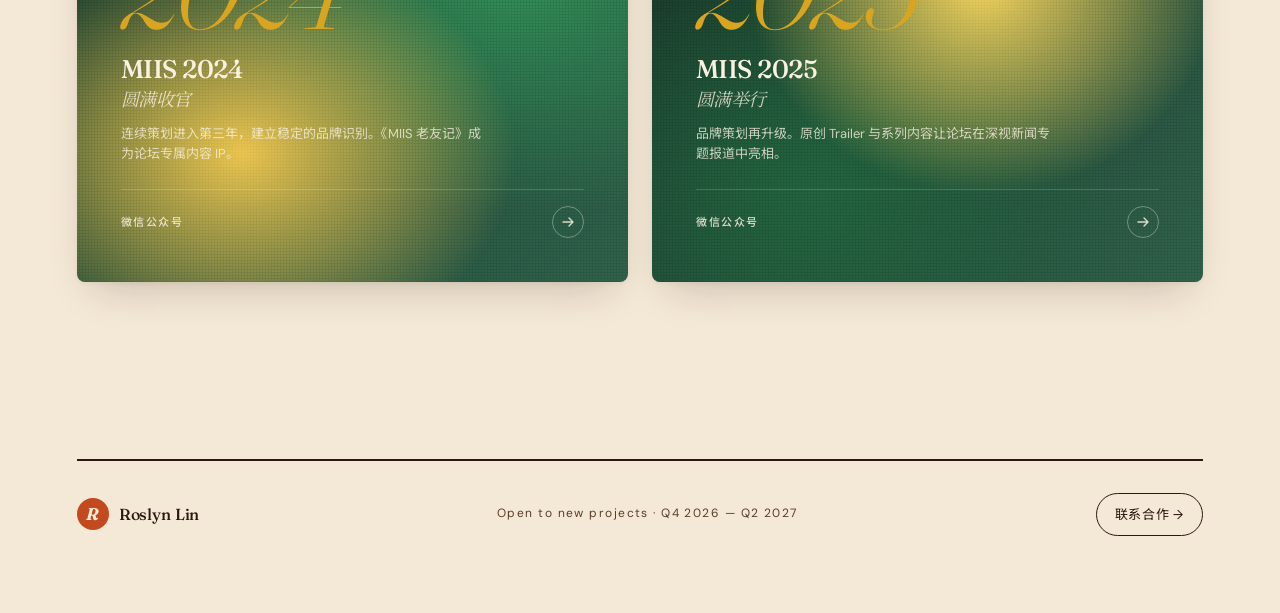
<file: project-miis.html>
<!DOCTYPE html>
<html lang="zh-CN">
<head>
  <meta charset="UTF-8">
  <meta name="viewport" content="width=device-width, initial-scale=1.0">
  <meta name="description" content="MIIS 数据科学国际研讨会 · 2022–2025 往届回顾 · 4 届连续主理 · 国际学术论坛品牌策划">
  <title>MIIS · 项目详情 · 林镕 Roslyn Lin</title>
  <link rel="preconnect" href="https://fonts.googleapis.com">
  <link rel="preconnect" href="https://fonts.gstatic.com" crossorigin>
  <link href="https://fonts.googleapis.com/css2?family=Fraunces:ital,opsz,wght@0,9..144,300;0,9..144,400;0,9..144,500;0,9..144,600;0,9..144,700;1,9..144,300;1,9..144,400&family=DM+Sans:ital,opsz,wght@0,9..40,300;0,9..40,400;0,9..40,500;0,9..40,600;1,9..40,300;1,9..40,400&family=Noto+Serif+SC:wght@400;500;600;700&family=Noto+Sans+SC:wght@300;400;500;600;700&display=swap" rel="stylesheet">
  <link rel="stylesheet" href="styles.css">
</head>
<body class="page-project page-project-miis">

  <!-- ============== TOP NAV ============== -->
  <header class="topbar">
    <div class="topbar-inner">
      <a class="brand" href="index.html">
        <span class="brand-mark">R</span>
        <span class="brand-name">Roslyn Lin</span>
      </a>
      <nav class="nav">
        <a href="index.html#about">关于</a>
        <a href="index.html#competencies">能力</a>
        <a href="index.html#work">作品</a>
        <a href="index.html#media">平台</a>
        <a href="index.html#contact">联系</a>
      </nav>
      <div class="meta-tag">
        <span class="meta-dot"></span>
        <span>深圳 · 科技品牌公关</span>
      </div>
    </div>
  </header>

  <main>

    <!-- ============== PAGE HERO ============== -->
    <section class="proj-hero proj-hero-miis">
      <a class="back-link" href="index.html#work">
        <svg width="14" height="14" viewBox="0 0 14 14" fill="none"><path d="M11 7H3m0 0l4-4m-4 4l4 4" stroke="currentColor" stroke-width="1.4" stroke-linecap="round" stroke-linejoin="round"/></svg>
        返回作品集
      </a>

      <span class="kicker">Featured · 国际学术论坛 · Case 02</span>

      <h1 class="proj-title">
        <span class="proj-title-big">MIIS</span>
        <span class="proj-title-sub-en">The International Workshop on Mathematical Issues<br>in Information Sciences</span>
        <span class="proj-subtitle">数据科学国际研讨会 · 2022 — 2025</span>
      </h1>

      <p class="proj-desc">连续 4 年负责论坛宣传策划、内容生产及全流程落地。策划《MIIS 老友记》《Trailer of MIIS 2025》等系列原创内容，把一个学术会议塑造成具有公共辨识度的年度品牌。</p>

      <div class="proj-stats">
        <div class="proj-stat">
          <span class="proj-num">4<small>年</small></span>
          <span class="proj-label">连续策划</span>
        </div>
        <div class="proj-stat">
          <span class="proj-num">29000<small>+</small></span>
          <span class="proj-label">观看量</span>
        </div>
        <div class="proj-stat">
          <span class="proj-num">深视<small>新闻</small></span>
          <span class="proj-label">专题报道</span>
        </div>
        <div class="proj-stat">
          <span class="proj-num">4<small>届</small></span>
          <span class="proj-label">独立主理</span>
        </div>
      </div>
    </section>

    <!-- ============== YEARS ============== -->
    <section class="years-section">
      <div class="years-section-head">
        <h2 class="subhead">往届回顾 · 2022 — 2025</h2>
        <span class="years-meta">每届回顾 · SRIBD 官网 / 微信公众号</span>
      </div>

      <div class="years-grid">

        <a class="year-card year-c1" href="https://www.sribd.cn/article/618" target="_blank" rel="noopener">
          <div class="year-card-bg"></div>
          <div class="year-card-grain"></div>
          <div class="year-card-content">
            <span class="year-tag">2022 · Online</span>
            <span class="year-num">2022</span>
            <h3 class="year-title">数据科学国际研讨会<br><small>（线上）</small></h3>
            <p class="year-desc">首次线上举办，搭建远程参会与互动机制，开启 MIIS 数字化传播的新阶段。</p>
            <div class="year-foot">
              <span class="year-source">SRIBD 官网</span>
              <span class="year-arrow">
                <svg width="14" height="14" viewBox="0 0 14 14" fill="none"><path d="M2 7h10m0 0L8 3m4 4L8 11" stroke="currentColor" stroke-width="1.4" stroke-linecap="round" stroke-linejoin="round"/></svg>
              </span>
            </div>
          </div>
        </a>

        <a class="year-card year-c2" href="https://www.sribd.cn/article/1070" target="_blank" rel="noopener">
          <div class="year-card-bg"></div>
          <div class="year-card-grain"></div>
          <div class="year-card-content">
            <span class="year-tag">2023 · 深圳</span>
            <span class="year-num">2023</span>
            <h3 class="year-title">MIIS 2023<br><small>在深圆满举行</small></h3>
            <p class="year-desc">回到线下，嘉宾与议题影响力进一步扩大。深度内容策划让论坛突破学术圈层，建立了会议识别系统 logo。</p>
            <div class="year-foot">
              <span class="year-source">SRIBD 官网</span>
              <span class="year-arrow">
                <svg width="14" height="14" viewBox="0 0 14 14" fill="none"><path d="M2 7h10m0 0L8 3m4 4L8 11" stroke="currentColor" stroke-width="1.4" stroke-linecap="round" stroke-linejoin="round"/></svg>
              </span>
            </div>
          </div>
        </a>

        <a class="year-card year-c3" href="https://mp.weixin.qq.com/s/xAtuyU1ZpUss9RaHv0nKLw" target="_blank" rel="noopener">
          <div class="year-card-bg"></div>
          <div class="year-card-grain"></div>
          <div class="year-card-content">
            <span class="year-tag">2024 · 深圳</span>
            <span class="year-num">2024</span>
            <h3 class="year-title">MIIS 2024<br><small>圆满收官</small></h3>
            <p class="year-desc">连续策划进入第三年，建立稳定的品牌识别。《MIIS 老友记》成为论坛专属内容 IP。</p>
            <div class="year-foot">
              <span class="year-source">微信公众号</span>
              <span class="year-arrow">
                <svg width="14" height="14" viewBox="0 0 14 14" fill="none"><path d="M2 7h10m0 0L8 3m4 4L8 11" stroke="currentColor" stroke-width="1.4" stroke-linecap="round" stroke-linejoin="round"/></svg>
              </span>
            </div>
          </div>
        </a>

        <a class="year-card year-c4" href="https://mp.weixin.qq.com/s/uKyJXADQuXG-gdV3YbC9ew" target="_blank" rel="noopener">
          <div class="year-card-bg"></div>
          <div class="year-card-grain"></div>
          <div class="year-card-content">
            <span class="year-tag">2025 · 深圳</span>
            <span class="year-num">2025</span>
            <h3 class="year-title">MIIS 2025<br><small>圆满举行</small></h3>
            <p class="year-desc">品牌策划再升级。原创 Trailer 与系列内容让论坛在深视新闻专题报道中亮相。</p>
            <div class="year-foot">
              <span class="year-source">微信公众号</span>
              <span class="year-arrow">
                <svg width="14" height="14" viewBox="0 0 14 14" fill="none"><path d="M2 7h10m0 0L8 3m4 4L8 11" stroke="currentColor" stroke-width="1.4" stroke-linecap="round" stroke-linejoin="round"/></svg>
              </span>
            </div>
          </div>
        </a>

      </div>
    </section>

    <!-- ============== FOOTER ============== -->
    <footer class="site-end">
      <div class="end-divider"></div>
      <div class="end-inner">
        <a class="brand" href="index.html">
          <span class="brand-mark">R</span>
          <span class="brand-name">Roslyn Lin</span>
        </a>
        <p class="end-note">Open to new projects · Q4 2026 — Q2 2027</p>
        <a class="end-back" href="index.html#contact">联系合作 →</a>
      </div>
    </footer>
  </main>

  <!-- custom cursor + scroll -->
  <div class="cursor-dot"></div>
  <div class="cursor-ring"></div>
  <script src="main.js"></script>
</body>
</html>
</file>
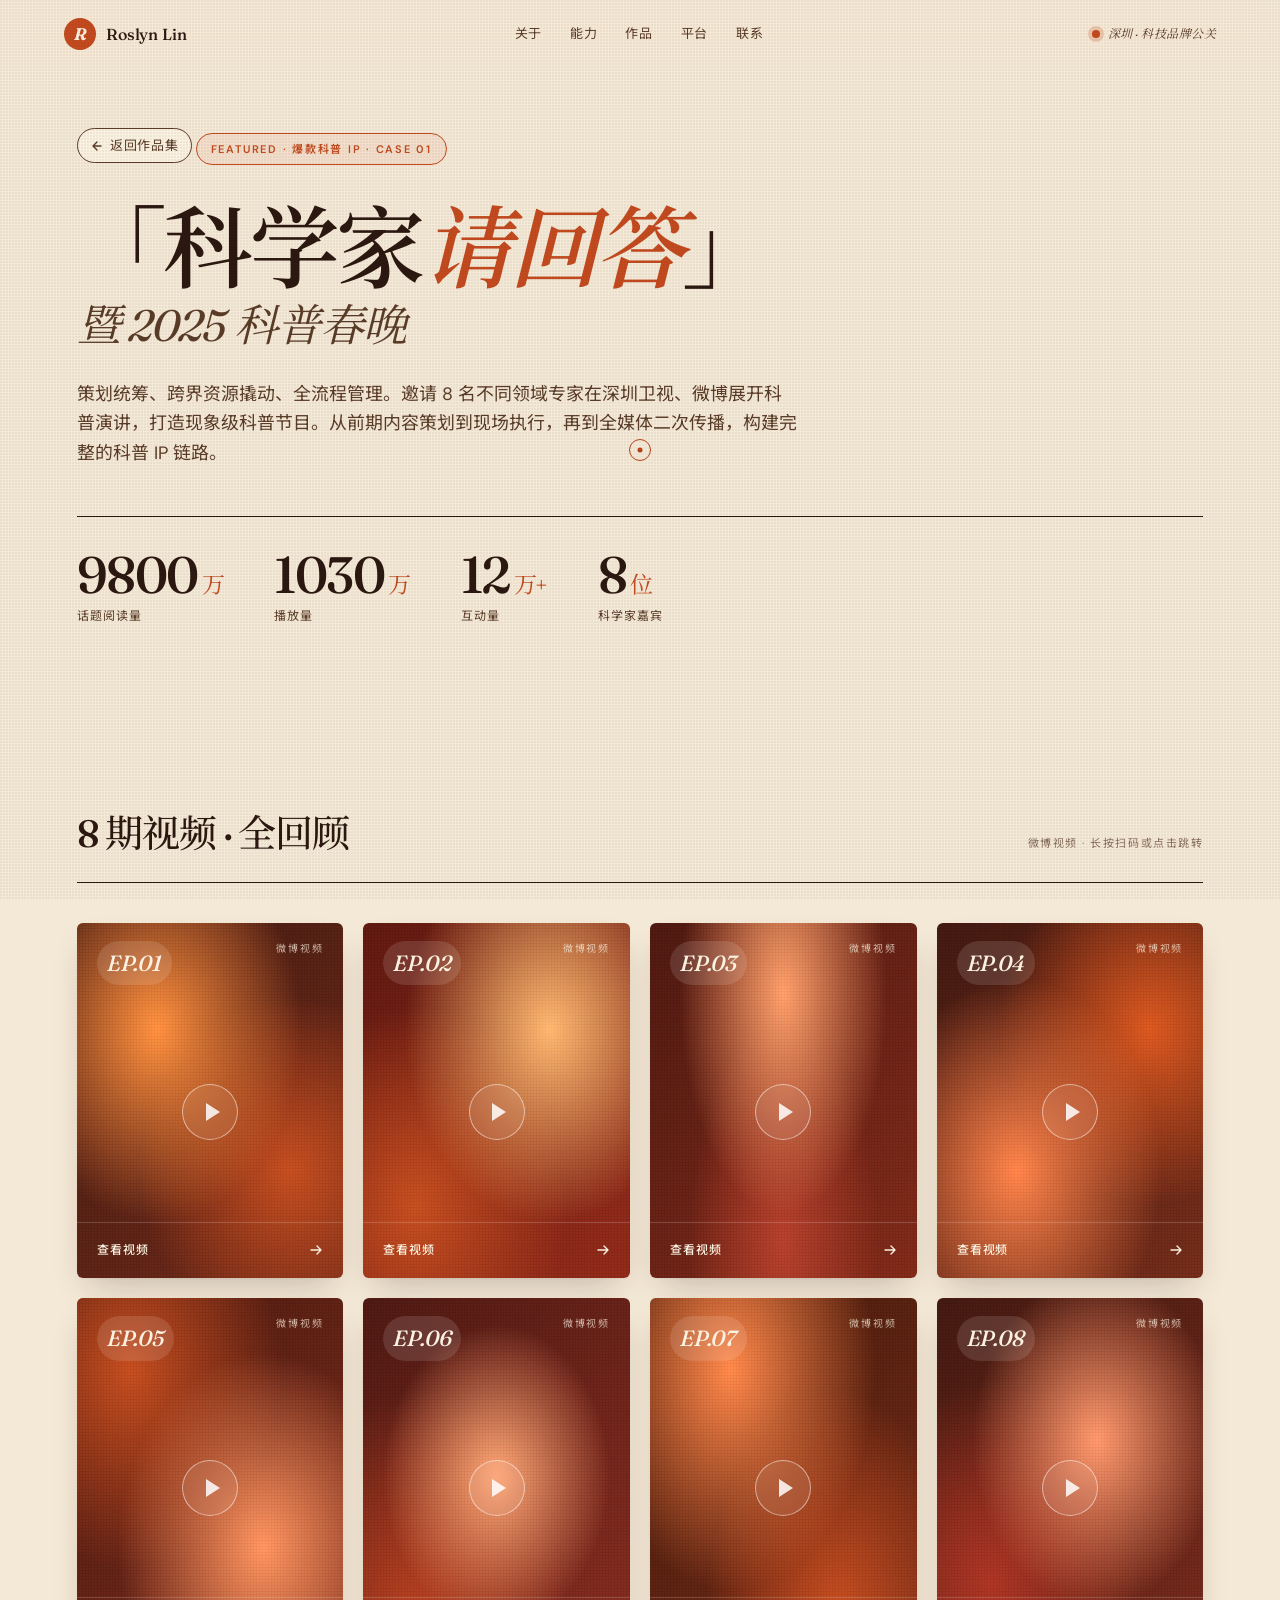
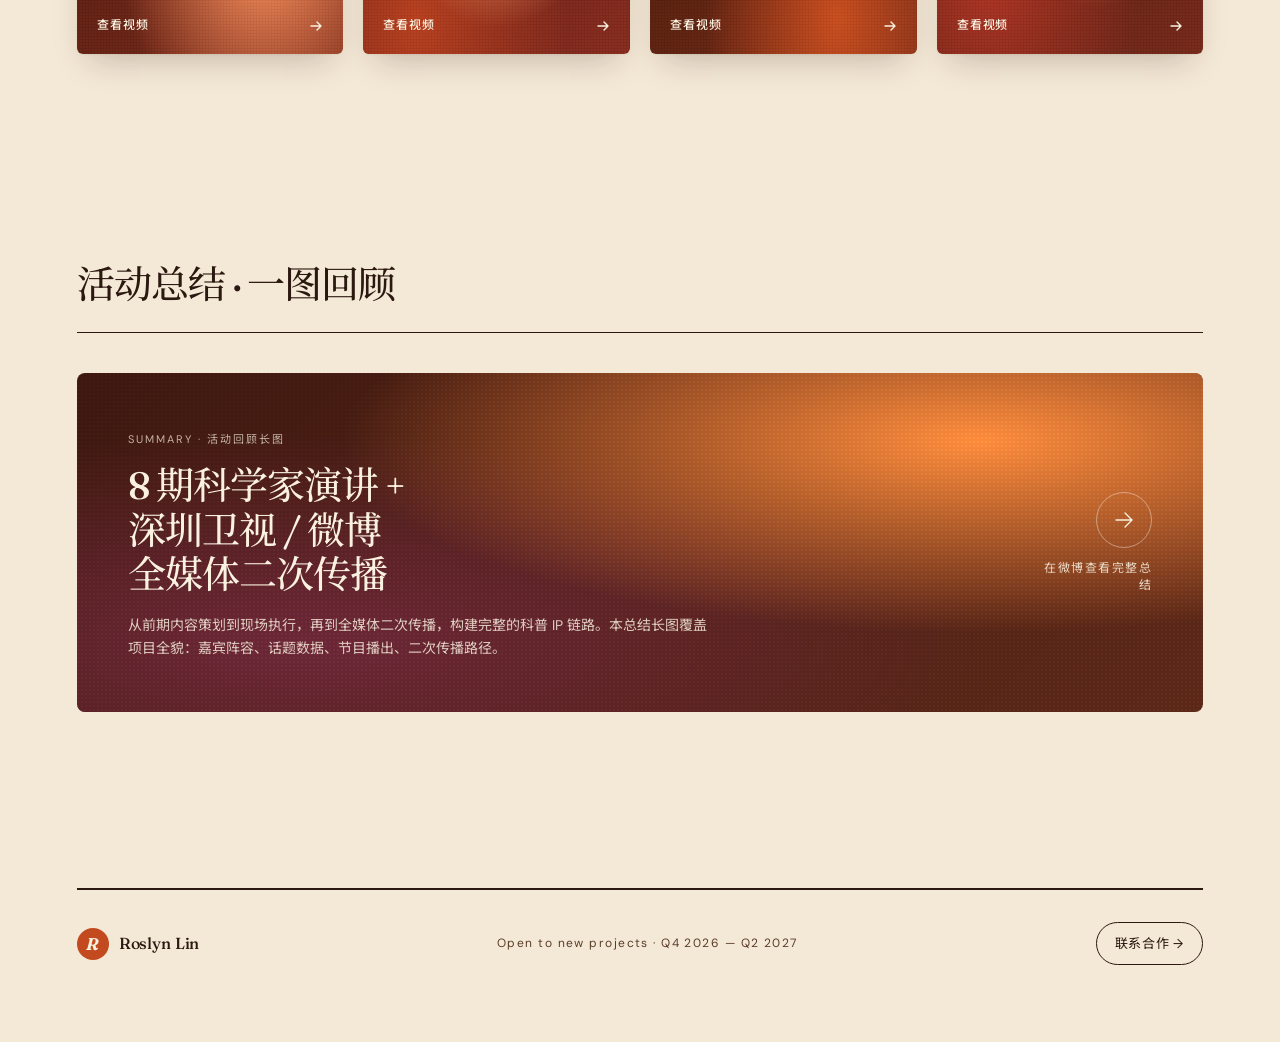
<file: project-scientists-answer.html>
<!DOCTYPE html>
<html lang="zh-CN">
<head>
  <meta charset="UTF-8">
  <meta name="viewport" content="width=device-width, initial-scale=1.0">
  <meta name="description" content="「科学家请回答」暨 2025 科普春晚 · 8 期视频全回顾 · 话题阅读量 9800 万 / 播放量 1030 万 / 互动量 12 万+">
  <title>科学家请回答 · 项目详情 · 林镕 Roslyn Lin</title>
  <link rel="preconnect" href="https://fonts.googleapis.com">
  <link rel="preconnect" href="https://fonts.gstatic.com" crossorigin>
  <link href="https://fonts.googleapis.com/css2?family=Fraunces:ital,opsz,wght@0,9..144,300;0,9..144,400;0,9..144,500;0,9..144,600;0,9..144,700;1,9..144,300;1,9..144,400&family=DM+Sans:ital,opsz,wght@0,9..40,300;0,9..40,400;0,9..40,500;0,9..40,600;1,9..40,300;1,9..40,400&family=Noto+Serif+SC:wght@400;500;600;700&family=Noto+Sans+SC:wght@300;400;500;600;700&display=swap" rel="stylesheet">
  <link rel="stylesheet" href="styles.css">
</head>
<body class="page-project">

  <!-- ============== TOP NAV ============== -->
  <header class="topbar">
    <div class="topbar-inner">
      <a class="brand" href="index.html">
        <span class="brand-mark">R</span>
        <span class="brand-name">Roslyn Lin</span>
      </a>
      <nav class="nav">
        <a href="index.html#about">关于</a>
        <a href="index.html#competencies">能力</a>
        <a href="index.html#work">作品</a>
        <a href="index.html#media">平台</a>
        <a href="index.html#contact">联系</a>
      </nav>
      <div class="meta-tag">
        <span class="meta-dot"></span>
        <span>深圳 · 科技品牌公关</span>
      </div>
    </div>
  </header>

  <main>

    <!-- ============== PAGE HERO ============== -->
    <section class="proj-hero">
      <a class="back-link" href="index.html#work">
        <svg width="14" height="14" viewBox="0 0 14 14" fill="none"><path d="M11 7H3m0 0l4-4m-4 4l4 4" stroke="currentColor" stroke-width="1.4" stroke-linecap="round" stroke-linejoin="round"/></svg>
        返回作品集
      </a>

      <span class="kicker">Featured · 爆款科普 IP · Case 01</span>

      <h1 class="proj-title">
        「科学家<em>请回答</em>」<br>
        <span class="proj-subtitle">暨 2025 科普春晚</span>
      </h1>

      <p class="proj-desc">策划统筹、跨界资源撬动、全流程管理。邀请 8 名不同领域专家在深圳卫视、微博展开科普演讲，打造现象级科普节目。从前期内容策划到现场执行，再到全媒体二次传播，构建完整的科普 IP 链路。</p>

      <div class="proj-stats">
        <div class="proj-stat">
          <span class="proj-num">9800<small>万</small></span>
          <span class="proj-label">话题阅读量</span>
        </div>
        <div class="proj-stat">
          <span class="proj-num">1030<small>万</small></span>
          <span class="proj-label">播放量</span>
        </div>
        <div class="proj-stat">
          <span class="proj-num">12<small>万+</small></span>
          <span class="proj-label">互动量</span>
        </div>
        <div class="proj-stat">
          <span class="proj-num">8<small>位</small></span>
          <span class="proj-label">科学家嘉宾</span>
        </div>
      </div>
    </section>

    <!-- ============== EPISODES ============== -->
    <section class="ep-section">
      <div class="ep-section-head">
        <h2 class="subhead">8 期视频 · 全回顾</h2>
        <span class="ep-meta">微博视频 · 长按扫码或点击跳转</span>
      </div>

      <div class="ep-grid">
        <a class="ep-card ep-c1" href="https://weibo.com/7972227822/PcW3e9yTM" target="_blank" rel="noopener">
          <div class="ep-card-bg"></div>
          <div class="ep-card-grain"></div>
          <div class="ep-card-top">
            <span class="ep-num">EP.01</span>
            <span class="ep-platform">微博视频</span>
          </div>
          <div class="ep-card-mid">
            <span class="ep-play"></span>
          </div>
          <div class="ep-card-bot">
            <span class="ep-cta">查看视频</span>
            <svg width="14" height="14" viewBox="0 0 14 14" fill="none"><path d="M2 7h10m0 0L8 3m4 4L8 11" stroke="currentColor" stroke-width="1.4" stroke-linecap="round" stroke-linejoin="round"/></svg>
          </div>
        </a>

        <a class="ep-card ep-c2" href="https://weibo.com/7972227822/PcM3Df0Yb" target="_blank" rel="noopener">
          <div class="ep-card-bg"></div>
          <div class="ep-card-grain"></div>
          <div class="ep-card-top">
            <span class="ep-num">EP.02</span>
            <span class="ep-platform">微博视频</span>
          </div>
          <div class="ep-card-mid">
            <span class="ep-play"></span>
          </div>
          <div class="ep-card-bot">
            <span class="ep-cta">查看视频</span>
            <svg width="14" height="14" viewBox="0 0 14 14" fill="none"><path d="M2 7h10m0 0L8 3m4 4L8 11" stroke="currentColor" stroke-width="1.4" stroke-linecap="round" stroke-linejoin="round"/></svg>
          </div>
        </a>

        <a class="ep-card ep-c3" href="https://weibo.com/7972227822/PcCFgxqQJ" target="_blank" rel="noopener">
          <div class="ep-card-bg"></div>
          <div class="ep-card-grain"></div>
          <div class="ep-card-top">
            <span class="ep-num">EP.03</span>
            <span class="ep-platform">微博视频</span>
          </div>
          <div class="ep-card-mid">
            <span class="ep-play"></span>
          </div>
          <div class="ep-card-bot">
            <span class="ep-cta">查看视频</span>
            <svg width="14" height="14" viewBox="0 0 14 14" fill="none"><path d="M2 7h10m0 0L8 3m4 4L8 11" stroke="currentColor" stroke-width="1.4" stroke-linecap="round" stroke-linejoin="round"/></svg>
          </div>
        </a>

        <a class="ep-card ep-c4" href="https://weibo.com/7972227822/PctevaReJ" target="_blank" rel="noopener">
          <div class="ep-card-bg"></div>
          <div class="ep-card-grain"></div>
          <div class="ep-card-top">
            <span class="ep-num">EP.04</span>
            <span class="ep-platform">微博视频</span>
          </div>
          <div class="ep-card-mid">
            <span class="ep-play"></span>
          </div>
          <div class="ep-card-bot">
            <span class="ep-cta">查看视频</span>
            <svg width="14" height="14" viewBox="0 0 14 14" fill="none"><path d="M2 7h10m0 0L8 3m4 4L8 11" stroke="currentColor" stroke-width="1.4" stroke-linecap="round" stroke-linejoin="round"/></svg>
          </div>
        </a>

        <a class="ep-card ep-c5" href="https://weibo.com/7972227822/Pcpw15DzE" target="_blank" rel="noopener">
          <div class="ep-card-bg"></div>
          <div class="ep-card-grain"></div>
          <div class="ep-card-top">
            <span class="ep-num">EP.05</span>
            <span class="ep-platform">微博视频</span>
          </div>
          <div class="ep-card-mid">
            <span class="ep-play"></span>
          </div>
          <div class="ep-card-bot">
            <span class="ep-cta">查看视频</span>
            <svg width="14" height="14" viewBox="0 0 14 14" fill="none"><path d="M2 7h10m0 0L8 3m4 4L8 11" stroke="currentColor" stroke-width="1.4" stroke-linecap="round" stroke-linejoin="round"/></svg>
          </div>
        </a>

        <a class="ep-card ep-c6" href="https://weibo.com/7972227822/PcagTjajL" target="_blank" rel="noopener">
          <div class="ep-card-bg"></div>
          <div class="ep-card-grain"></div>
          <div class="ep-card-top">
            <span class="ep-num">EP.06</span>
            <span class="ep-platform">微博视频</span>
          </div>
          <div class="ep-card-mid">
            <span class="ep-play"></span>
          </div>
          <div class="ep-card-bot">
            <span class="ep-cta">查看视频</span>
            <svg width="14" height="14" viewBox="0 0 14 14" fill="none"><path d="M2 7h10m0 0L8 3m4 4L8 11" stroke="currentColor" stroke-width="1.4" stroke-linecap="round" stroke-linejoin="round"/></svg>
          </div>
        </a>

        <a class="ep-card ep-c7" href="https://weibo.com/7972227822/Pc0Hj5Q7c" target="_blank" rel="noopener">
          <div class="ep-card-bg"></div>
          <div class="ep-card-grain"></div>
          <div class="ep-card-top">
            <span class="ep-num">EP.07</span>
            <span class="ep-platform">微博视频</span>
          </div>
          <div class="ep-card-mid">
            <span class="ep-play"></span>
          </div>
          <div class="ep-card-bot">
            <span class="ep-cta">查看视频</span>
            <svg width="14" height="14" viewBox="0 0 14 14" fill="none"><path d="M2 7h10m0 0L8 3m4 4L8 11" stroke="currentColor" stroke-width="1.4" stroke-linecap="round" stroke-linejoin="round"/></svg>
          </div>
        </a>

        <a class="ep-card ep-c8" href="https://weibo.com/7972227822/PbRi48Nrv" target="_blank" rel="noopener">
          <div class="ep-card-bg"></div>
          <div class="ep-card-grain"></div>
          <div class="ep-card-top">
            <span class="ep-num">EP.08</span>
            <span class="ep-platform">微博视频</span>
          </div>
          <div class="ep-card-mid">
            <span class="ep-play"></span>
          </div>
          <div class="ep-card-bot">
            <span class="ep-cta">查看视频</span>
            <svg width="14" height="14" viewBox="0 0 14 14" fill="none"><path d="M2 7h10m0 0L8 3m4 4L8 11" stroke="currentColor" stroke-width="1.4" stroke-linecap="round" stroke-linejoin="round"/></svg>
          </div>
        </a>
      </div>
    </section>

    <!-- ============== ACTIVITY SUMMARY ============== -->
    <section class="sum-section">
      <div class="sum-section-head">
        <h2 class="subhead">活动总结 · 一图回顾</h2>
      </div>

      <a class="sum-card" href="https://weibo.com/7972227822/PdkWtDP0N" target="_blank" rel="noopener">
        <div class="sum-card-bg"></div>
        <div class="sum-card-grain"></div>
        <div class="sum-card-content">
          <div class="sum-card-left">
            <span class="sum-tag">SUMMARY · 活动回顾长图</span>
            <h3 class="sum-title">8 期科学家演讲 +<br>深圳卫视 / 微博<br>全媒体二次传播</h3>
            <p class="sum-desc">从前期内容策划到现场执行，再到全媒体二次传播，构建完整的科普 IP 链路。本总结长图覆盖项目全貌：嘉宾阵容、话题数据、节目播出、二次传播路径。</p>
          </div>
          <div class="sum-card-right">
            <div class="sum-card-arrow">
              <svg width="22" height="22" viewBox="0 0 22 22" fill="none"><path d="M3 11h16m0 0l-7-7m7 7l-7 7" stroke="currentColor" stroke-width="1.4" stroke-linecap="round" stroke-linejoin="round"/></svg>
            </div>
            <span class="sum-card-cta">在微博查看完整总结</span>
          </div>
        </div>
      </a>
    </section>

    <!-- ============== FOOTER ============== -->
    <footer class="site-end">
      <div class="end-divider"></div>
      <div class="end-inner">
        <a class="brand" href="index.html">
          <span class="brand-mark">R</span>
          <span class="brand-name">Roslyn Lin</span>
        </a>
        <p class="end-note">Open to new projects · Q4 2026 — Q2 2027</p>
        <a class="end-back" href="index.html#contact">联系合作 →</a>
      </div>
    </footer>
  </main>

  <!-- custom cursor + scroll -->
  <div class="cursor-dot"></div>
  <div class="cursor-ring"></div>
  <script src="main.js"></script>
</body>
</html>
</file>
<file: styles.css>
/* ============================================================
   ROSLYN LIN · PORTFOLIO  v3 — LIVELY EDITORIAL
   Anti-monochrome · high-saturation accents · active typography
   ============================================================ */

:root {
  /* === Lively warm palette (no black/white/gray) === */
  --bg:        #F4E8D6;        /* warm paper */
  --bg-2:      #ECDDC0;        /* cream darker */
  --bg-3:      #E5D2B0;        /* sand */
  --paper:     #FAF1E0;        /* light cream */
  --paper-2:   #F8EBD0;

  /* Deep neutrals — warm, never pure black */
  --ink:       #2B1810;        /* deep cocoa */
  --ink-2:     #5A3D28;        /* warm brown */
  --ink-3:     #8A6644;        /* tan */
  --ink-4:     #B5916A;        /* sand-warm */
  --ink-soft:  #D9BE94;

  /* === Five-section active accent palette === */
  --c-orange:    #C24A1E;      /* persimmon · action */
  --c-orange-2:  #E86A28;
  --c-green:     #1F5D3A;      /* jade · depth */
  --c-green-2:   #2D8250;
  --c-yellow:    #D9A521;      /* mustard · energy */
  --c-yellow-2:  #F2C84B;
  --c-red:       #A83246;      /* wine · breakthrough */
  --c-red-2:     #D14B5F;
  --c-blue:      #2E6B8F;      /* ink-blue · rare use */
  --c-plum:      #6B3A6B;      /* plum · creative */

  /* Theme per section (set inline) */
  --theme:        var(--c-orange);
  --theme-2:      var(--c-orange-2);

  /* Lines */
  --line:         #C8A878;
  --line-2:       #D9BD8E;
  --line-soft:    #E8D4A8;

  /* Type */
  --serif:    "Fraunces", "Noto Serif SC", Georgia, serif;
  --sans:     "DM Sans", "Noto Sans SC", -apple-system, sans-serif;

  /* Spacing */
  --pad-x:    clamp(24px, 5vw, 80px);
  --gap:      clamp(20px, 3vw, 48px);

  /* Motion */
  --ease:     cubic-bezier(0.22, 1, 0.36, 1);
  --ease-2:   cubic-bezier(0.65, 0, 0.35, 1);
}

/* Section themes — give each section its own color */
section.about          { --theme: var(--c-orange); --theme-2: var(--c-orange-2); }
section.stats          { --theme: var(--c-orange); --theme-2: var(--c-yellow); }
section.competencies   { --theme: var(--c-green);  --theme-2: var(--c-green-2); }
section.works          { --theme: var(--c-red);    --theme-2: var(--c-orange); }
section.media          { --theme: var(--c-yellow); --theme-2: var(--c-orange); }
section.timeline-section { --theme: var(--c-plum); --theme-2: var(--c-red); }
section.extras         { --theme: var(--c-green);  --theme-2: var(--c-yellow); }
section.contact        { --theme: var(--c-orange); --theme-2: var(--c-yellow); }

/* ============================================================
   RESET
   ============================================================ */
*, *::before, *::after { box-sizing: border-box; }
html, body { margin: 0; padding: 0; }
html { scroll-behavior: smooth; }
body {
  font-family: var(--sans);
  font-size: 16px;
  line-height: 1.65;
  color: var(--ink);
  background: var(--bg);
  -webkit-font-smoothing: antialiased;
  -moz-osx-font-smoothing: grayscale;
  text-rendering: optimizeLegibility;
  overflow-x: hidden;
  cursor: none;
}

img, svg { display: block; max-width: 100%; }
a { color: inherit; text-decoration: none; }
ul, ol { list-style: none; padding: 0; margin: 0; }
button { font: inherit; cursor: none; border: none; background: none; color: inherit; }

::selection {
  background: var(--c-orange);
  color: var(--paper);
}

/* Subtle warm grain */
body::before {
  content: "";
  position: fixed;
  inset: 0;
  pointer-events: none;
  z-index: 1000;
  opacity: 0.05;
  background-image: radial-gradient(circle at 1px 1px, var(--ink) 1px, transparent 0);
  background-size: 3px 3px;
}

/* ==== Custom cursor ==== */
.cursor {
  position: fixed;
  top: 0; left: 0;
  width: 22px; height: 22px;
  pointer-events: none;
  z-index: 9999;
  mix-blend-mode: multiply;
  will-change: transform;
}
.cursor::before {
  content: "";
  position: absolute;
  top: 50%; left: 50%;
  width: 5px; height: 5px;
  background: var(--c-orange);
  border-radius: 50%;
  transform: translate(-50%, -50%);
}
.cursor::after {
  content: "";
  position: absolute;
  top: 50%; left: 50%;
  width: 22px; height: 22px;
  border: 1.5px solid var(--c-orange);
  border-radius: 50%;
  transform: translate(-50%, -50%);
  transition: width 0.25s var(--ease), height 0.25s var(--ease), border-color 0.25s var(--ease), background 0.25s var(--ease);
}
.cursor.hover::before { background: var(--c-red); }
.cursor.hover::after {
  width: 48px; height: 48px;
  border-color: var(--c-red);
  background: rgba(168, 50, 70, 0.06);
}
@media (max-width: 860px) {
  body, button { cursor: auto; }
  .cursor { display: none; }
}

/* ============================================================
   TYPOGRAPHY BASE
   ============================================================ */
.kicker {
  font-family: var(--sans);
  font-size: 12px;
  font-weight: 600;
  letter-spacing: 0.18em;
  text-transform: uppercase;
  color: var(--theme);
}
.kicker-sub {
  display: block;
  font-family: var(--serif);
  font-style: italic;
  font-size: 13px;
  letter-spacing: 0;
  text-transform: none;
  color: var(--ink-3);
  margin-top: 6px;
}

/* ============================================================
   TOPBAR
   ============================================================ */
.topbar {
  position: fixed;
  top: 0; left: 0; right: 0;
  z-index: 100;
  padding: 18px var(--pad-x);
  background: rgba(244, 232, 214, 0.78);
  backdrop-filter: blur(14px) saturate(140%);
  -webkit-backdrop-filter: blur(14px) saturate(140%);
  border-bottom: 1px solid transparent;
  transition: border-color 0.4s var(--ease), background 0.4s var(--ease);
}
.topbar.scrolled {
  border-bottom-color: var(--line-2);
  background: rgba(244, 232, 214, 0.92);
}
.topbar-inner {
  display: flex;
  align-items: center;
  justify-content: space-between;
  gap: 24px;
  max-width: 1440px;
  margin: 0 auto;
}
.brand {
  display: flex;
  align-items: center;
  gap: 10px;
  font-family: var(--serif);
  font-weight: 500;
  font-size: 16px;
}
.brand-mark {
  display: grid;
  place-items: center;
  width: 32px; height: 32px;
  background: var(--c-orange);
  color: var(--paper);
  font-family: var(--serif);
  font-weight: 700;
  font-style: italic;
  font-size: 17px;
  border-radius: 50%;
  letter-spacing: -0.02em;
  transition: transform 0.4s var(--ease), background 0.4s var(--ease);
}
.brand:hover .brand-mark {
  transform: rotate(-15deg) scale(1.1);
  background: var(--c-red);
}
.brand-name { letter-spacing: -0.01em; color: var(--ink); }
.nav {
  display: flex;
  gap: 28px;
  font-size: 13px;
  letter-spacing: 0.05em;
}
.nav a {
  position: relative;
  padding: 4px 0;
  color: var(--ink-2);
  transition: color 0.3s var(--ease);
}
.nav a:hover, .nav a.active { color: var(--c-orange); }
.nav a::after {
  content: "";
  position: absolute;
  bottom: 0; left: 0;
  width: 0; height: 2px;
  background: var(--c-orange);
  transition: width 0.4s var(--ease);
}
.nav a:hover::after, .nav a.active::after { width: 100%; }
.meta-tag {
  display: flex;
  align-items: center;
  gap: 8px;
  font-size: 12px;
  color: var(--ink-2);
  letter-spacing: 0.04em;
  font-family: var(--serif);
  font-style: italic;
}
.meta-dot {
  width: 8px; height: 8px;
  border-radius: 50%;
  background: var(--c-orange);
  box-shadow: 0 0 0 4px rgba(194, 74, 30, 0.22);
  animation: pulse 2.4s ease-in-out infinite;
}
@keyframes pulse {
  0%, 100% { box-shadow: 0 0 0 4px rgba(194, 74, 30, 0.22); }
  50%      { box-shadow: 0 0 0 10px rgba(194, 74, 30, 0.04); }
}

/* ============================================================
   FLOATING STICKERS (page decorations)
   ============================================================ */
.sticker {
  position: absolute;
  font-family: var(--serif);
  font-style: italic;
  font-weight: 400;
  pointer-events: none;
  z-index: 5;
}
.sticker-portfolio {
  bottom: 10%;
  right: 6%;
  font-size: 13px;
  color: var(--paper);
  background: var(--c-red);
  padding: 8px 16px;
  transform: rotate(8deg);
  border-radius: 100px;
  letter-spacing: 0.04em;
}

/* ============================================================
   HERO
   ============================================================ */
.hero {
  position: relative;
  min-height: 120vh;
  padding: 200px var(--pad-x) 120px;
  display: flex;
  align-items: center;
  overflow: hidden;
}
.hero::before {
  content: "";
  position: absolute;
  inset: 0;
  background:
    radial-gradient(ellipse at 12% 20%, rgba(194, 74, 30, 0.18), transparent 40%),
    radial-gradient(ellipse at 90% 80%, rgba(31, 93, 58, 0.14), transparent 45%),
    radial-gradient(circle at 50% 100%, rgba(217, 165, 33, 0.12), transparent 60%);
  pointer-events: none;
  z-index: 0;
}
.hero-grid {
  width: 100%;
  max-width: 1440px;
  margin: 0 auto;
  position: relative;
  z-index: 2;
}
.hero-meta {
  display: flex;
  flex-direction: column;
  gap: 4px;
  margin-bottom: clamp(40px, 8vh, 80px);
}
.hero-title {
  font-family: "Noto Serif SC", "Fraunces", Georgia, serif;
  font-weight: 700;
  font-size: clamp(56px, 11vw, 180px);
  line-height: 1.12;
  letter-spacing: -0.04em;
  margin: 0 0 24px;
  color: var(--ink);
  font-feature-settings: "ss01" on;
}
.line { display: block; overflow: hidden; position: relative; padding: 0.06em 0; }
.line-1 { padding-left: 0; }
.line-2 { padding-left: clamp(40px, 8vw, 120px); }
.line-3 { padding-left: 0; }
.line-4 { padding-left: clamp(80px, 14vw, 200px); }

.line-1 .word {
  color: var(--c-orange);
  font-style: italic;
  font-weight: 800;
  letter-spacing: -0.05em;
}
.line-2 .word {
  color: var(--ink);
  font-weight: 700;
  letter-spacing: -0.04em;
  font-style: normal;
}
.line-3 .word {
  color: var(--c-green);
  font-style: italic;
  font-weight: 800;
  letter-spacing: -0.05em;
}
.line-4 .word {
  color: var(--ink);
  font-weight: 700;
  letter-spacing: -0.04em;
  font-style: normal;
  display: inline-block;
  transform: rotate(-2deg);
  position: relative;
}
.line-4 .word em {
  font-style: italic;
  color: var(--c-red);
  font-weight: 800;
  display: inline-block;
  transform: rotate(2deg);
}

/* Single highlight — keep only one for breathing room */
.hl {
  position: relative;
  display: inline-block;
  padding: 0 0.08em;
  z-index: 0;
}
.hl::before {
  content: "";
  position: absolute;
  inset: 18% 0 12% 0;
  background: var(--c-yellow);
  z-index: -1;
  transform: skewX(-8deg);
  border-radius: 2px;
}
.hl-yellow {
  position: relative;
  display: inline-block;
  padding: 0 0.08em;
  z-index: 0;
}
.hl-yellow::before {
  content: "";
  position: absolute;
  inset: 18% 0 12% 0;
  background: var(--c-orange);
  z-index: -1;
  transform: skewX(-8deg);
  border-radius: 2px;
  opacity: 0.95;
}
.hl-green {
  position: relative;
  display: inline-block;
  padding: 0 0.08em;
  z-index: 0;
}
.hl-green::before {
  content: "";
  position: absolute;
  inset: 18% 0 12% 0;
  background: var(--c-yellow-2);
  z-index: -1;
  transform: skewX(-6deg);
  border-radius: 2px;
}

.hero-bottom {
  display: flex;
  align-items: flex-end;
  justify-content: space-between;
  gap: 40px;
  margin-top: clamp(80px, 14vh, 140px);
  padding-top: 32px;
  border-top: 1px solid var(--line-2);
}
.hero-intro { max-width: 560px; }
.lead {
  font-family: var(--serif);
  font-size: clamp(20px, 2vw, 26px);
  line-height: 1.4;
  margin: 0 0 10px;
  font-weight: 400;
}
.lead strong {
  font-weight: 600;
  background: linear-gradient(120deg, var(--c-orange) 0%, var(--c-red) 100%);
  -webkit-background-clip: text;
  background-clip: text;
  -webkit-text-fill-color: transparent;
}
.lead-sub {
  font-size: 14.5px;
  line-height: 1.65;
  color: var(--ink-2);
  margin: 0;
}

.ghost-cta {
  display: inline-flex;
  align-items: center;
  gap: 10px;
  padding: 14px 22px;
  border: 1.5px solid var(--ink);
  border-radius: 100px;
  font-size: 13px;
  letter-spacing: 0.06em;
  color: var(--ink);
  background: var(--paper);
  transition: all 0.4s var(--ease);
  position: relative;
}
.ghost-cta:hover {
  background: var(--c-orange);
  border-color: var(--c-orange);
  color: var(--paper);
  transform: rotate(-2deg);
}
.ghost-cta svg { transition: transform 0.4s var(--ease); }
.ghost-cta:hover svg { transform: translateX(4px) rotate(0deg); }

.scroll-cue {
  position: absolute;
  bottom: 30px;
  left: var(--pad-x);
  display: flex;
  align-items: center;
  gap: 12px;
  font-size: 11px;
  letter-spacing: 0.18em;
  text-transform: uppercase;
  color: var(--ink-3);
  z-index: 2;
}
.scroll-line {
  width: 60px; height: 1px;
  background: var(--ink-3);
  position: relative;
  overflow: hidden;
}
.scroll-line::after {
  content: "";
  position: absolute;
  inset: 0;
  background: var(--c-orange);
  transform: translateX(-100%);
  animation: scrollLine 2.4s ease-in-out infinite;
}
@keyframes scrollLine {
  0% { transform: translateX(-100%); }
  60% { transform: translateX(100%); }
  100% { transform: translateX(100%); }
}

/* ============================================================
   DECK (marquee)
   ============================================================ */
.deck {
  border-top: 2px solid var(--ink);
  border-bottom: 2px solid var(--ink);
  overflow: hidden;
  padding: 32px 0;
  background: var(--c-yellow);
  transform: rotate(-1.2deg);
  margin: 40px 0 -20px;
  position: relative;
  z-index: 3;
}
.deck-track {
  display: flex;
  gap: 36px;
  white-space: nowrap;
  animation: marquee 50s linear infinite;
  font-family: var(--serif);
  font-size: clamp(24px, 3vw, 44px);
  font-weight: 400;
  letter-spacing: -0.015em;
  color: var(--ink);
}
.deck-track span:nth-child(odd) {
  color: var(--c-red);
  font-style: italic;
}
@keyframes marquee {
  from { transform: translateX(0); }
  to   { transform: translateX(-50%); }
}

/* ============================================================
   SECTION HEAD
   ============================================================ */
section { padding: clamp(80px, 12vh, 140px) var(--pad-x); position: relative; }

.section-head {
  display: flex;
  align-items: baseline;
  gap: 24px;
  margin-bottom: clamp(40px, 6vh, 80px);
  max-width: 1440px;
  margin-left: auto;
  margin-right: auto;
  padding-bottom: 24px;
  border-bottom: 1px solid var(--line-2);
  position: relative;
}
.num {
  font-family: var(--serif);
  font-style: italic;
  font-size: 22px;
  color: var(--theme);
  font-weight: 500;
  background: var(--theme);
  -webkit-background-clip: text;
  background-clip: text;
  -webkit-text-fill-color: transparent;
}
.section-title {
  font-family: var(--serif);
  font-weight: 400;
  font-size: clamp(28px, 4vw, 48px);
  line-height: 1;
  letter-spacing: -0.02em;
  margin: 0;
  color: var(--ink);
}
.section-zh {
  font-size: 13px;
  letter-spacing: 0.16em;
  color: var(--ink-3);
  margin-left: auto;
}
.section-head::after {
  content: "";
  position: absolute;
  bottom: -4px; left: 0;
  width: 60px; height: 4px;
  background: var(--theme);
}

.lead-text {
  font-family: var(--serif);
  font-size: clamp(20px, 2.2vw, 30px);
  line-height: 1.35;
  font-weight: 400;
  color: var(--ink-2);
  max-width: 800px;
  margin: 0 0 clamp(60px, 8vh, 100px);
  letter-spacing: -0.015em;
}
.lead-text em { font-style: italic; color: var(--theme); }

/* ============================================================
   ABOUT
   ============================================================ */
.about { background: var(--bg); position: relative; }
.about-grid {
  display: grid;
  grid-template-columns: 1.5fr 1fr;
  gap: clamp(40px, 6vw, 100px);
  max-width: 1440px;
  margin: 0 auto;
}
.about-main .display {
  font-family: var(--serif);
  font-size: clamp(28px, 4vw, 52px);
  line-height: 1.18;
  letter-spacing: -0.025em;
  font-weight: 400;
  margin: 0 0 40px;
  color: var(--ink);
}
.about-main .display em {
  font-style: italic;
  color: var(--c-orange);
  font-weight: 500;
  position: relative;
  display: inline-block;
}
.about-main .display em::after {
  content: "";
  position: absolute;
  bottom: 4px; left: 0;
  width: 100%; height: 8px;
  background: var(--c-yellow);
  opacity: 0.5;
  z-index: -1;
}
.body {
  font-size: 16px;
  line-height: 1.75;
  color: var(--ink-2);
  margin: 0 0 18px;
  max-width: 60ch;
}
.body strong { color: var(--c-orange); font-weight: 700; }

.field-list {
  margin-top: 50px;
  padding-top: 30px;
  border-top: 2px solid var(--ink);
}
.field {
  display: grid;
  grid-template-columns: 100px 1fr;
  gap: 24px;
  padding: 14px 0;
  border-bottom: 1px dashed var(--line-2);
}
.field-key {
  font-size: 12px;
  letter-spacing: 0.16em;
  text-transform: uppercase;
  color: var(--c-orange);
  padding-top: 3px;
  font-weight: 600;
}
.field-val {
  font-family: var(--serif);
  font-size: 15.5px;
  color: var(--ink);
  font-weight: 400;
}

.about-side {
  display: flex;
  flex-direction: column;
  gap: 40px;
  padding-top: 14px;
}
.aside-label {
  font-size: 11px;
  letter-spacing: 0.2em;
  text-transform: uppercase;
  color: var(--c-green);
  margin-bottom: 18px;
  padding-bottom: 8px;
  border-bottom: 1px solid var(--line-2);
  font-weight: 600;
}
.about-side ul {
  display: flex;
  flex-wrap: wrap;
  gap: 8px;
}
.about-side li {
  font-family: var(--serif);
  font-size: 14px;
  padding: 6px 14px;
  background: var(--paper);
  border: 1px solid var(--line-2);
  border-radius: 100px;
  color: var(--ink-2);
  transition: all 0.3s var(--ease);
}
.about-side li:nth-child(2n) { border-color: var(--c-yellow); color: var(--ink); }
.about-side li:nth-child(3n) { border-color: var(--c-red); color: var(--ink); }
.about-side li:hover {
  background: var(--c-orange);
  color: var(--paper);
  border-color: var(--c-orange);
  transform: translateY(-2px) rotate(-2deg);
}

/* ============================================================
   STATS — bold colored layout
   ============================================================ */
.stats {
  background: var(--c-orange);
  color: var(--paper);
  padding: clamp(80px, 14vh, 160px) var(--pad-x);
  position: relative;
  overflow: hidden;
}
.stats::before {
  content: "";
  position: absolute;
  inset: 0;
  background:
    radial-gradient(circle at 20% 30%, rgba(217, 165, 33, 0.4), transparent 50%),
    radial-gradient(circle at 80% 70%, rgba(168, 50, 70, 0.3), transparent 60%);
  pointer-events: none;
}
.stats::after {
  content: "NUMBERS";
  position: absolute;
  top: 30px; right: var(--pad-x);
  font-family: var(--serif);
  font-style: italic;
  font-size: clamp(80px, 14vw, 220px);
  font-weight: 300;
  color: var(--paper);
  opacity: 0.08;
  letter-spacing: -0.04em;
  pointer-events: none;
}
.stats .stat-row {
  display: grid;
  max-width: 1440px;
  margin: 0 auto;
  position: relative;
}
.stats .stat-row + .stat-row {
  border-top: 1px solid rgba(250, 241, 224, 0.18);
}

/* === Row layouts: 3 different rhythms === */
.stats .row-1col { grid-template-columns: 1fr; }
.stats .row-2col { grid-template-columns: 1fr 1fr; }
.stats .row-3col { grid-template-columns: 1fr 1fr 1fr; }

.stat {
  padding: clamp(36px, 6vh, 64px) clamp(20px, 3vw, 50px);
  position: relative;
}
/* vertical dividers */
.row-2col .stat + .stat,
.row-3col .stat + .stat { border-left: 1px solid rgba(250, 241, 224, 0.18); }

/* row 1: horizontal layout — number left, body right */
.stats .stat-large {
  display: grid;
  grid-template-columns: auto 1fr;
  align-items: center;
  gap: clamp(32px, 5vw, 80px);
  padding: clamp(60px, 9vh, 100px) clamp(20px, 3vw, 50px);
}
.stats .stat-large .stat-body {
  display: flex;
  flex-direction: column;
  gap: 10px;
  max-width: 540px;
}
.stats .stat-large .stat-desc {
  font-size: 14px;
  line-height: 1.7;
  color: rgba(250, 241, 224, 0.8);
  margin: 0;
}

/* num color accents per row (paper/yellow alternating per cell) */
.stats .row-1col .stat-num { color: var(--c-yellow); }
.stats .row-2col .stat:nth-child(1) .stat-num { color: var(--paper); }
.stats .row-2col .stat:nth-child(2) .stat-num { color: var(--c-yellow); }
.stats .row-3col .stat:nth-child(1) .stat-num { color: var(--c-yellow); }
.stats .row-3col .stat:nth-child(2) .stat-num { color: var(--paper); }
.stats .row-3col .stat:nth-child(3) .stat-num { color: var(--paper); }

/* row 1 stat — number sits inline with suffix on same baseline */
.stats .stat-large .stat-num {
  font-size: clamp(120px, 18vw, 280px);
  font-weight: 400;
  letter-spacing: -0.06em;
  line-height: 0.85;
}
.stats .stat-large .stat-suffix {
  font-size: clamp(40px, 5.5vw, 80px);
  margin-left: 8px;
  vertical-align: 0.18em;
}

.stat-num {
  display: inline-block;
  font-family: var(--serif);
  font-size: clamp(60px, 9vw, 140px);
  line-height: 0.9;
  font-weight: 400;
  letter-spacing: -0.05em;
  font-feature-settings: "lnum" on, "ss01" on;
  color: var(--paper);
}
.stat-suffix {
  font-family: var(--serif);
  font-style: italic;
  font-size: clamp(24px, 3vw, 44px);
  color: var(--paper);
  margin-left: 4px;
  font-weight: 400;
  opacity: 0.85;
}
.stat-label {
  display: block;
  margin-top: 16px;
  font-size: 13px;
  letter-spacing: 0.14em;
  text-transform: uppercase;
  color: rgba(250, 241, 224, 0.8);
  font-weight: 500;
}

/* ============================================================
   COMPETENCIES
   ============================================================ */
.competencies { background: var(--bg-2); }

.comp-grid {
  display: grid;
  grid-template-columns: repeat(12, 1fr);
  gap: 16px;
  max-width: 1440px;
  margin: 0 auto;
}
.comp-card {
  padding: 40px 36px 50px;
  background: var(--paper);
  position: relative;
  transition: transform 0.5s var(--ease), background 0.5s var(--ease), color 0.5s var(--ease);
  overflow: hidden;
  border: none;
}
.comp-card.c1 { grid-column: 1 / span 7; }
.comp-card.c2 { grid-column: 8 / span 5; }
.comp-card.c3 { grid-column: 1 / span 5; }
.comp-card.c4 { grid-column: 6 / span 7; }
.comp-card.c5 { grid-column: 1 / span 8; }
.comp-card.c6 { grid-column: 9 / span 4; }

.comp-card:nth-child(1) { --accent-color: var(--c-orange); }
.comp-card:nth-child(2) { --accent-color: var(--c-green); }
.comp-card:nth-child(3) { --accent-color: var(--c-yellow); }
.comp-card:nth-child(4) { --accent-color: var(--c-red); }
.comp-card:nth-child(5) { --accent-color: var(--c-plum); }
.comp-card:nth-child(6) { --accent-color: var(--c-blue); }

/* Per-card unique decorations */
.c1 { background: var(--paper); }
.c1 .comp-deco.deco-line {
  position: absolute;
  top: 0; left: 0;
  width: 100%; height: 10px;
  background: var(--c-orange);
}
.c1:hover .comp-deco.deco-line { height: 100%; opacity: 0.15; transition: height 0.5s var(--ease); }

.c2 { background: var(--bg); border: 2px solid var(--ink); }
.c2 .comp-deco.deco-dot {
  position: absolute;
  top: 36px; right: 32px;
  width: 60px; height: 60px;
  background: var(--c-green);
  border-radius: 50%;
  z-index: 0;
}
.c2 .comp-deco.deco-dot::after {
  content: "";
  position: absolute;
  inset: 18px;
  background: var(--paper);
  border-radius: 50%;
}
.c2 .comp-deco.deco-line-bottom {
  position: absolute;
  bottom: 0; left: 0;
  width: 70%; height: 4px;
  background: var(--c-green);
}
.c2 > *:not(.comp-deco) { position: relative; z-index: 1; }

.c3 { background: var(--c-yellow); color: var(--ink); }
.c3::after {
  content: "";
  position: absolute;
  inset: 0;
  background: radial-gradient(circle at 1px 1px, rgba(43, 24, 16, 0.18) 1px, transparent 0);
  background-size: 8px 8px;
  pointer-events: none;
}
.c3 > * { position: relative; z-index: 1; }
.c3 .comp-i { background: var(--ink); color: var(--paper); border-color: var(--ink); }
.c3 h3, .c3 .comp-label { color: var(--ink); }
.c3 p { color: var(--ink-2); }

.comp-platforms {
  display: flex;
  gap: 8px;
  margin-top: 20px;
}
.plat {
  width: 44px; height: 44px;
  display: grid;
  place-items: center;
  border-radius: 50%;
  font-family: var(--serif);
  font-weight: 700;
  font-size: 16px;
  color: var(--paper);
  background: var(--ink);
  transition: transform 0.3s var(--ease);
}
.plat.p1 { background: var(--c-green); }
.plat.p2 { background: var(--c-blue); }
.plat.p3 { background: var(--c-orange); }
.plat.p4 { background: var(--c-red); }
.plat:hover { transform: translateY(-4px) rotate(8deg); }

.c4 {
  background: var(--ink);
  color: var(--paper);
}
.c4 .comp-giant-num {
  position: absolute;
  top: -10px; right: -10px;
  font-family: var(--serif);
  font-style: italic;
  font-weight: 300;
  font-size: 200px;
  line-height: 1;
  color: var(--c-red);
  opacity: 0.18;
  pointer-events: none;
  letter-spacing: -0.05em;
}
.c4 .comp-i { background: var(--c-red); color: var(--paper); border-color: var(--c-red); }
.c4 .comp-label { color: var(--c-yellow); }
.c4 h3 { color: var(--paper); }
.c4 p { color: rgba(250, 241, 224, 0.8); }
.c4 .comp-tags li {
  background: transparent;
  border-color: rgba(250, 241, 224, 0.3);
  color: rgba(250, 241, 224, 0.8);
}

.c5 {
  background: var(--paper);
  border: 2px dashed var(--c-plum);
}
.c5 .comp-deco.deco-stamp {
  position: absolute;
  top: 30px; right: 30px;
  display: inline-block;
  padding: 8px 16px;
  background: var(--c-plum);
  color: var(--paper);
  font-family: var(--serif);
  font-size: 12px;
  font-weight: 700;
  letter-spacing: 0.12em;
  transform: rotate(8deg);
  border: 2px solid var(--paper);
  outline: 1.5px solid var(--c-plum);
  font-style: italic;
}
.c5 .comp-i { background: var(--c-plum); color: var(--paper); border-color: var(--c-plum); }
.c5 .comp-label { color: var(--c-plum); }
.c5 h3 { color: var(--ink); }

.c6 {
  background: var(--c-blue);
  color: var(--paper);
  transform: rotate(-1deg);
}
.c6:hover { transform: rotate(0) translateY(-4px); }
.c6 .comp-deco.deco-burst {
  position: absolute;
  top: 30px; right: 30px;
  font-size: 60px;
  color: var(--c-yellow);
  font-family: var(--serif);
  animation: spinBurst 8s linear infinite;
}
@keyframes spinBurst {
  from { transform: rotate(0); }
  to   { transform: rotate(360deg); }
}
.c6 .rotate-title {
  transform: rotate(-2deg);
  display: inline-block;
  transform-origin: left center;
}
.c6 .comp-i { background: var(--paper); color: var(--c-blue); border-color: var(--paper); }
.c6 .comp-label { color: var(--c-yellow); }
.c6 h3 { color: var(--paper); }
.c6 p { color: rgba(250, 241, 224, 0.85); }
.c6 .comp-tags li {
  background: transparent;
  border-color: rgba(250, 241, 224, 0.4);
  color: rgba(250, 241, 224, 0.85);
}

/* Common comp elements */
.comp-card h3 {
  font-family: "Noto Serif SC", var(--serif);
  font-weight: 700;
  font-size: clamp(24px, 2.4vw, 32px);
  line-height: 1.15;
  letter-spacing: -0.02em;
  margin: 0 0 16px;
}
.comp-card p {
  font-size: 14.5px;
  line-height: 1.7;
  color: var(--ink-2);
  margin: 0 0 24px;
  transition: color 0.4s var(--ease);
  max-width: 56ch;
}
.comp-card .comp-label {
  display: block;
  font-family: var(--sans);
  font-size: 10px;
  letter-spacing: 0.24em;
  text-transform: uppercase;
  color: var(--accent-color);
  margin-bottom: 12px;
  font-weight: 700;
}
.comp-i {
  position: absolute;
  top: 30px; right: 32px;
  font-family: var(--serif);
  font-style: italic;
  font-size: 14px;
  color: var(--accent-color);
  display: inline-block;
  padding: 3px 10px;
  border: 1.5px solid var(--accent-color);
  border-radius: 100px;
  font-weight: 600;
  transition: all 0.4s var(--ease);
  z-index: 2;
  background: transparent;
}
.comp-tags {
  display: flex;
  flex-wrap: wrap;
  gap: 6px;
}
.comp-tags li {
  font-size: 11px;
  padding: 4px 10px;
  border: 1px solid var(--line-2);
  border-radius: 100px;
  color: var(--ink-2);
  letter-spacing: 0.04em;
  transition: all 0.4s var(--ease);
}

/* ============================================================
   WORKS / FEATURED PROJECTS
   ============================================================ */
.works { background: var(--bg); }

.featured-project {
  display: grid;
  grid-template-columns: 1fr 1fr;
  gap: clamp(48px, 7vw, 120px);
  align-items: center;
  max-width: 1440px;
  margin: 0 auto clamp(80px, 10vh, 120px);
  padding: clamp(40px, 6vw, 80px) 0;
  border-top: 1px solid var(--line-2);
  position: relative;
}
.featured-project.reverse { direction: rtl; }
.featured-project.reverse > * { direction: ltr; }

.featured-project::before {
  content: "";
  position: absolute;
  top: -2px; left: 0;
  width: 120px; height: 4px;
  background: var(--c-red);
}
.featured-project.fp-2::before { background: var(--c-green); }
.fp-meta { max-width: 560px; }
.featured-project.reverse .fp-meta { margin-left: auto; }
.fp-tag {
  display: inline-block;
  font-size: 11px;
  letter-spacing: 0.2em;
  text-transform: uppercase;
  color: var(--c-red);
  padding: 4px 12px;
  margin-bottom: 24px;
  border: 1.5px solid var(--c-red);
  border-radius: 100px;
  font-weight: 600;
}
.featured-project.fp-2 .fp-tag { color: var(--c-green); border-color: var(--c-green); }
.fp-title {
  font-family: var(--serif);
  font-weight: 400;
  font-size: clamp(36px, 5vw, 64px);
  line-height: 1.0;
  letter-spacing: -0.03em;
  margin: 0 0 24px;
  color: var(--ink);
}
.featured-project.fp-1 .fp-title em,
.featured-project.fp-1 .fp-title .accent {
  color: var(--c-orange);
  font-style: italic;
}
.featured-project.fp-2 .fp-title em,
.featured-project.fp-2 .fp-title .accent {
  color: var(--c-green);
  font-style: italic;
}
.fp-desc {
  font-size: 15.5px;
  line-height: 1.75;
  color: var(--ink-2);
  margin: 0 0 36px;
  max-width: 50ch;
}
.fp-stats {
  display: flex;
  align-items: baseline;
  gap: clamp(24px, 4vw, 48px);
  padding: 24px 0;
  border-top: 2px solid var(--ink);
  border-bottom: 2px solid var(--ink);
  margin-bottom: 30px;
}
.fp-stat { flex: 1; }
.fp-num {
  display: block;
  font-family: var(--serif);
  font-size: clamp(28px, 3.5vw, 44px);
  font-weight: 500;
  letter-spacing: -0.02em;
  color: var(--c-red);
  line-height: 1;
}
.featured-project.fp-2 .fp-num { color: var(--c-green); }
.fp-num small {
  font-size: 0.5em;
  color: var(--c-orange);
  margin-left: 2px;
  font-style: italic;
}
.fp-label {
  display: block;
  font-size: 11px;
  letter-spacing: 0.14em;
  text-transform: uppercase;
  color: var(--ink-3);
  margin-top: 8px;
  font-weight: 600;
}
.fp-link {
  display: inline-flex;
  align-items: center;
  gap: 8px;
  font-size: 13px;
  letter-spacing: 0.08em;
  color: var(--ink);
  border-bottom: 2px solid var(--ink);
  padding-bottom: 4px;
  transition: all 0.4s var(--ease);
  font-weight: 600;
}
.fp-link:hover {
  color: var(--c-red);
  border-color: var(--c-red);
  gap: 14px;
  display: inline-flex;
}

.fp-visual { position: relative; }
.fp-poster {
  position: relative;
  aspect-ratio: 3 / 4;
  border-radius: 4px;
  overflow: hidden;
  box-shadow:
    0 1px 2px rgba(0,0,0,0.04),
    0 24px 48px -16px rgba(43, 24, 16, 0.25),
    0 48px 80px -24px rgba(43, 24, 16, 0.18);
  transition: transform 0.6s var(--ease);
}
.fp-poster:hover { transform: translateY(-6px); }
.poster-grain {
  position: absolute;
  inset: 0;
  opacity: 0.16;
  background-image: radial-gradient(circle at 1px 1px, rgba(255,255,255,0.7) 1px, transparent 0);
  background-size: 3px 3px;
  pointer-events: none;
  mix-blend-mode: overlay;
}
.poster-inner {
  position: absolute;
  inset: 0;
  display: flex;
  flex-direction: column;
  justify-content: space-between;
  padding: clamp(28px, 4vw, 50px);
  color: var(--paper);
}
.poster-spring {
  background:
    radial-gradient(ellipse at 30% 30%, #FF8A3C 0%, transparent 55%),
    radial-gradient(ellipse at 80% 70%, #C24A1E 0%, transparent 50%),
    radial-gradient(ellipse at 20% 90%, #6B2737 0%, transparent 60%),
    linear-gradient(135deg, #3D1810 0%, #6B2818 100%);
}
.poster-miis {
  background:
    radial-gradient(ellipse at 70% 20%, #F2C84B 0%, transparent 55%),
    radial-gradient(ellipse at 20% 80%, #2D8250 0%, transparent 50%),
    linear-gradient(135deg, #1A3A2A 0%, #2B5A45 100%);
}

.poster-year {
  font-family: var(--serif);
  font-style: italic;
  font-size: 14px;
  letter-spacing: 0.1em;
  opacity: 0.85;
  color: var(--c-yellow);
}
.poster-inner h4 {
  font-family: var(--serif);
  font-weight: 400;
  font-size: clamp(40px, 5.5vw, 72px);
  line-height: 0.95;
  letter-spacing: -0.035em;
  margin: 0;
}
.poster-miis h4 {
  font-style: italic;
  font-size: clamp(32px, 4.5vw, 56px);
  font-weight: 300;
}
.poster-meta {
  display: flex;
  flex-direction: column;
  gap: 4px;
  font-size: 11px;
  letter-spacing: 0.14em;
  text-transform: uppercase;
  opacity: 0.85;
}

/* Floating tag on poster */
.poster-tag {
  position: absolute;
  top: 20px; right: 20px;
  background: var(--c-yellow);
  color: var(--ink);
  padding: 6px 12px;
  font-family: var(--serif);
  font-style: italic;
  font-size: 12px;
  border-radius: 100px;
  transform: rotate(8deg);
  font-weight: 600;
  letter-spacing: 0.04em;
}

/* Sub works grid */
.works-sub { max-width: 1440px; margin: 0 auto; }
.subhead {
  font-family: var(--serif);
  font-weight: 400;
  font-size: clamp(22px, 2.4vw, 32px);
  letter-spacing: -0.015em;
  margin: 0 0 30px;
  color: var(--ink);
  padding-bottom: 16px;
  border-bottom: 2px solid var(--ink);
  display: flex;
  align-items: baseline;
  gap: 14px;
}
.subhead em {
  font-style: italic;
  color: var(--c-red);
  font-weight: 300;
}
.works-grid { display: flex; flex-direction: column; }
.work-row {
  display: grid;
  grid-template-columns: 60px 120px 1.6fr 1fr 40px;
  gap: 24px;
  align-items: center;
  padding: 24px 8px;
  border-bottom: 1px solid var(--line-2);
  transition: background 0.4s var(--ease), padding 0.4s var(--ease), color 0.4s var(--ease);
  position: relative;
}
.work-row:hover {
  background: var(--c-yellow);
  padding-left: 32px;
  color: var(--ink);
}
.work-row:hover .work-arrow {
  transform: translateX(8px);
  color: var(--c-red);
}
.work-row:hover .work-title { color: var(--c-red); }
.work-row:hover .work-num { background: var(--c-red); color: var(--paper); border-color: var(--c-red); }
.work-num {
  font-family: var(--serif);
  font-style: italic;
  font-size: 14px;
  color: var(--c-red);
  border: 1.5px solid var(--c-red);
  padding: 4px 8px;
  border-radius: 100px;
  text-align: center;
  transition: all 0.4s var(--ease);
  font-weight: 600;
}
.work-cat {
  font-size: 11px;
  letter-spacing: 0.16em;
  text-transform: uppercase;
  color: var(--c-orange);
  font-weight: 700;
}
.work-title {
  font-family: var(--serif);
  font-size: clamp(16px, 1.5vw, 20px);
  font-weight: 500;
  color: var(--ink);
  transition: color 0.4s var(--ease);
}
.work-note {
  font-size: 13.5px;
  color: var(--ink-2);
}
.work-arrow {
  font-size: 22px;
  color: var(--ink-3);
  text-align: right;
  transition: all 0.4s var(--ease);
  font-weight: 700;
}

/* ============================================================
   MEDIA MATRIX · v2 — clean uniform card structure
   ============================================================ */
.media { background: var(--bg-2); }

.media-grid {
  display: grid;
  grid-template-columns: repeat(2, 1fr);
  gap: 20px;
  max-width: 1440px;
  margin: 0 auto;
}
.media-card {
  background: var(--paper);
  border-radius: 4px;
  padding: 32px 32px 28px;
  position: relative;
  transition: transform 0.5s var(--ease);
  overflow: hidden;
  display: block;
  color: inherit;
}
.media-card:hover {
  transform: translateY(-6px);
}
.mp-bar {
  position: absolute;
  top: 0; left: 0; right: 0;
  height: 5px;
  background: var(--c);
}
.media-card.mp-1 { --c: var(--c-green); }
.media-card.mp-2 { --c: var(--c-blue); }
.media-card.mp-3 { --c: var(--c-yellow); }
.media-card.mp-4 { --c: var(--c-red); }

/* card head */
.mp-head {
  display: flex;
  align-items: center;
  gap: 14px;
  margin-bottom: 22px;
}
.mp-i {
  display: grid;
  place-items: center;
  width: 42px; height: 42px;
  background: var(--c);
  color: var(--paper);
  font-family: var(--serif);
  font-size: 18px;
  font-weight: 700;
  border-radius: 50%;
  letter-spacing: -0.02em;
  flex-shrink: 0;
}
.mp-head-text { flex: 1; min-width: 0; }
.mp-platform {
  display: block;
  font-family: var(--serif);
  font-size: 17px;
  font-weight: 600;
  color: var(--ink);
  line-height: 1.2;
  letter-spacing: -0.01em;
}
.mp-handle {
  display: block;
  font-family: var(--sans);
  font-size: 11px;
  color: var(--ink-3);
  letter-spacing: 0.02em;
  margin-top: 3px;
}
.mp-year {
  font-family: var(--serif);
  font-style: italic;
  font-size: 13px;
  color: var(--c);
  letter-spacing: 0.04em;
  font-weight: 600;
}

.media-card h4 {
  font-family: "Noto Serif SC", var(--serif);
  font-weight: 700;
  font-size: clamp(22px, 2vw, 28px);
  line-height: 1.25;
  letter-spacing: -0.015em;
  margin: 0 0 12px;
  color: var(--ink);
}
.media-card h4 strong {
  color: var(--c);
  font-weight: 700;
}
.media-card p {
  font-size: 14px;
  line-height: 1.65;
  color: var(--ink-2);
  margin: 0 0 18px;
}
.mp-meta {
  display: flex;
  gap: 24px;
  padding-top: 14px;
  border-top: 1px dashed var(--line-2);
  font-family: var(--sans);
  font-size: 12.5px;
  color: var(--ink-3);
  letter-spacing: 0.02em;
}
.mp-meta strong {
  font-family: var(--serif);
  font-size: 17px;
  font-weight: 600;
  color: var(--c);
  margin-right: 4px;
  letter-spacing: -0.01em;
}

.media-quote {
  max-width: 800px;
  margin: 80px auto 0;
  padding: 40px 0;
  border-top: 2px solid var(--ink);
  text-align: center;
}
.media-quote p {
  font-family: var(--serif);
  font-style: italic;
  font-size: clamp(24px, 2.8vw, 36px);
  line-height: 1.3;
  letter-spacing: -0.015em;
  color: var(--ink);
  margin: 0 0 16px;
}
.media-quote p::before { content: "\201C"; color: var(--c-orange); font-size: 1.4em; }
.media-quote p::after  { content: "\201D"; color: var(--c-orange); font-size: 1.4em; }
.quote-by {
  font-size: 12px;
  letter-spacing: 0.16em;
  text-transform: uppercase;
  color: var(--c-orange);
  font-weight: 600;
}

/* ============================================================
   TIMELINE · zigzag horizontal
   ============================================================ */
.timeline-section {
  background: var(--ink);
  color: var(--paper);
}
.timeline-section .num { color: var(--c-orange); }
.timeline-section .section-title { color: var(--paper); }
.timeline-section .section-zh { color: var(--c-orange); }
.timeline-section .section-head { border-bottom-color: rgba(250, 241, 224, 0.2); }

.timeline {
  max-width: 1280px;
  margin: 0 auto;
  position: relative;
  padding: clamp(20px, 3vh, 40px) 0 clamp(20px, 3vh, 40px);
}
.timeline::before {
  content: "";
  position: absolute;
  top: 0; bottom: 0;
  left: 50%;
  width: 2px;
  background: rgba(250, 241, 224, 0.18);
  transform: translateX(-50%);
}
.t-item {
  display: grid;
  grid-template-columns: 1fr 1fr;
  align-items: center;
  gap: clamp(40px, 6vw, 80px);
  margin-bottom: clamp(28px, 4vh, 48px);
  position: relative;
}
.t-item:last-child { margin-bottom: 0; }

/* center marker dot on the line */
.t-item::before {
  content: "";
  position: absolute;
  top: 50%; left: 50%;
  width: 14px; height: 14px;
  background: var(--ink);
  border: 2px solid var(--c-orange);
  border-radius: 50%;
  transform: translate(-50%, -50%);
  z-index: 2;
}
.t-item.now::before { background: var(--c-orange); box-shadow: 0 0 0 4px rgba(194, 74, 30, 0.3); }

/* container for the side content */
.t-content {
  padding: 12px 0;
  position: relative;
}

/* odd items (1, 3, 5) — left side */
.t-item:nth-child(odd) .t-content {
  grid-column: 1;
  text-align: right;
  padding-right: clamp(40px, 6vw, 70px);
}
.t-item:nth-child(odd) .t-card {
  justify-content: flex-end;
}
/* even items (2, 4, 6) — right side */
.t-item:nth-child(even) .t-content {
  grid-column: 2;
  text-align: left;
  padding-left: clamp(40px, 6vw, 70px);
}
.t-item:nth-child(even) .t-card {
  justify-content: flex-start;
}

/* Alternate year colors per side */
.t-year {
  font-family: var(--serif);
  font-style: italic;
  font-size: clamp(36px, 4.5vw, 64px);
  font-weight: 300;
  letter-spacing: -0.03em;
  line-height: 0.9;
  margin-bottom: 6px;
}
.t-item:nth-child(odd) .t-year  { color: var(--c-yellow); }
.t-item:nth-child(even) .t-year { color: var(--c-green-2); }
.t-item.now .t-year { color: var(--c-orange); }

.t-card {
  display: flex;
  flex-direction: column;
}
.t-item h4 {
  font-family: "Noto Serif SC", var(--serif);
  font-weight: 700;
  font-size: clamp(16px, 1.4vw, 19px);
  line-height: 1.3;
  letter-spacing: -0.01em;
  margin: 0 0 4px;
  color: var(--paper);
}
.t-item p {
  font-size: 13px;
  line-height: 1.55;
  color: rgba(250, 241, 224, 0.7);
  margin: 0;
  max-width: 36ch;
}
.t-item.now { color: var(--paper); }
.t-item.now h4 { font-size: clamp(17px, 1.5vw, 21px); }
.t-item.now p  { color: rgba(250, 241, 224, 0.8); }

/* ============================================================
   EXTRAS
   ============================================================ */
.extras { background: var(--bg); }
.extras-grid {
  display: grid;
  grid-template-columns: 1fr 1fr;
  gap: clamp(40px, 5vw, 80px);
  max-width: 1440px;
  margin: 0 auto;
}
.extra-card {
  padding: 40px 30px;
  border: 2px solid var(--ink);
  border-radius: 4px;
  background: var(--paper);
  position: relative;
  transition: transform 0.4s var(--ease);
}
.extra-card:nth-child(1) { transform: rotate(-1deg); }
.extra-card:nth-child(2) { transform: rotate(1deg); }
.extra-card:hover { transform: rotate(0) translateY(-4px); }
.extra-num {
  position: absolute;
  top: -18px; right: 24px;
  font-family: var(--serif);
  font-style: italic;
  font-size: 18px;
  color: var(--paper);
  background: var(--c-red);
  padding: 4px 16px;
  border-radius: 100px;
  font-weight: 600;
  letter-spacing: 0.04em;
}
.extra-card:nth-child(1) .extra-num { background: var(--c-green); }
.extra-card:nth-child(2) .extra-num { background: var(--c-orange); }
.extra-card h3 {
  font-family: var(--serif);
  font-weight: 500;
  font-size: clamp(26px, 2.6vw, 36px);
  line-height: 1.15;
  letter-spacing: -0.02em;
  margin: 0 0 6px;
  color: var(--ink);
}
.extra-sub {
  font-family: var(--serif);
  font-style: italic;
  font-size: 14px;
  color: var(--c-orange);
  margin: 0 0 28px;
  letter-spacing: 0.02em;
  font-weight: 500;
}
.extra-list { display: flex; flex-direction: column; gap: 18px; }
.extra-list li {
  padding: 14px 0 18px;
  border-bottom: 1px dashed var(--line-2);
  display: flex;
  flex-direction: column;
  gap: 4px;
  cursor: pointer;
  position: relative;
  transition: padding 0.3s var(--ease);
}
.extra-list li:last-child { border-bottom: none; }
.extra-list li::after {
  content: "▸ 查看预览";
  position: absolute;
  right: 0;
  top: 14px;
  font-family: var(--serif);
  font-style: italic;
  font-size: 11px;
  letter-spacing: 0.06em;
  color: var(--c-red);
  opacity: 0;
  transform: translateX(-6px);
  transition: opacity 0.3s var(--ease), transform 0.3s var(--ease);
  pointer-events: none;
}
.extra-list li:hover { padding-right: 90px; }
.extra-list li:hover::after { opacity: 0.85; transform: translateX(0); }
.extra-list li:hover strong { color: var(--c-red); }
.extra-list strong {
  font-family: var(--serif);
  font-weight: 600;
  font-size: 16px;
  color: var(--ink);
  letter-spacing: -0.005em;
  transition: color 0.3s var(--ease);
}
.extra-list strong::before {
  content: "▸ ";
  color: var(--c-red);
}
.extra-list span {
  font-size: 13.5px;
  line-height: 1.6;
  color: var(--ink-2);
}

/* ============================================================
   EXTRAS LIGHTBOX — v3.9.3 click-to-show preview
   Each data-preview="key" opens a modal with an SVG composition
   ============================================================ */
.ex-lightbox {
  position: fixed;
  inset: 0;
  z-index: 9000;
  background: rgba(20, 12, 6, 0.78);
  backdrop-filter: blur(8px);
  -webkit-backdrop-filter: blur(8px);
  display: flex;
  align-items: center;
  justify-content: center;
  opacity: 0;
  pointer-events: none;
  transition: opacity 0.32s var(--ease);
  padding: 24px;
}
.ex-lightbox.is-open {
  opacity: 1;
  pointer-events: auto;
}
.ex-lightbox-inner {
  position: relative;
  width: min(960px, 100%);
  max-height: 88vh;
  background: var(--paper);
  border-radius: 8px;
  overflow: hidden;
  transform: translateY(20px) scale(0.97);
  transition: transform 0.42s var(--ease);
  display: flex;
  flex-direction: column;
  box-shadow: 0 40px 80px -20px rgba(0,0,0,0.5);
}
.ex-lightbox.is-open .ex-lightbox-inner {
  transform: translateY(0) scale(1);
}
.ex-lb-close {
  position: absolute;
  top: 14px;
  right: 14px;
  width: 38px;
  height: 38px;
  border-radius: 50%;
  border: 1.5px solid rgba(43, 24, 16, 0.18);
  background: var(--paper);
  color: var(--ink);
  cursor: pointer;
  display: flex;
  align-items: center;
  justify-content: center;
  font-size: 18px;
  font-family: var(--serif);
  transition: all 0.3s var(--ease);
  z-index: 4;
}
.ex-lb-close:hover {
  background: var(--c-red);
  color: var(--paper);
  border-color: var(--c-red);
  transform: rotate(90deg);
}
.ex-lb-canvas {
  position: relative;
  width: 100%;
  aspect-ratio: 16 / 9;
  overflow: hidden;
  background: var(--bg-2);
}
.ex-lb-canvas svg {
  display: block;
  width: 100%;
  height: 100%;
}
.ex-lb-meta {
  padding: 22px 28px 24px;
  display: flex;
  flex-direction: column;
  gap: 6px;
  border-top: 1px solid rgba(43, 24, 16, 0.1);
  background: var(--paper);
}
.ex-lb-tag {
  font-family: var(--sans);
  font-size: 10px;
  letter-spacing: 0.18em;
  text-transform: uppercase;
  color: var(--c-red);
  font-weight: 600;
}
.ex-lb-title {
  font-family: var(--serif);
  font-weight: 600;
  font-size: clamp(20px, 2.4vw, 26px);
  color: var(--ink);
  margin: 0;
  letter-spacing: -0.02em;
  line-height: 1.2;
}
.ex-lb-desc {
  font-family: var(--serif);
  font-style: italic;
  font-size: 14px;
  color: var(--ink-2);
  margin: 4px 0 0;
  line-height: 1.55;
}
.ex-lb-foot {
  margin-top: 10px;
  padding-top: 10px;
  border-top: 1px dashed rgba(43, 24, 16, 0.15);
  font-family: var(--sans);
  font-size: 11px;
  letter-spacing: 0.06em;
  color: var(--ink-2);
  opacity: 0.7;
  text-align: right;
}
/* subtle grain on canvas for editorial feel */
.ex-lb-canvas::after {
  content: "";
  position: absolute;
  inset: 0;
  pointer-events: none;
  opacity: 0.08;
  background-image: radial-gradient(circle at 1px 1px, rgba(0,0,0,0.6) 1px, transparent 0);
  background-size: 3px 3px;
  mix-blend-mode: multiply;
}

body.lb-open { overflow: hidden; }

@media (max-width: 860px) {
  .ex-lightbox { padding: 14px; }
  .ex-lightbox-inner { max-height: 92vh; }
  .ex-lb-meta { padding: 16px 18px 18px; }
  .extra-list li:hover { padding-right: 0; }
  .extra-list li::after { display: none; }
}

@media (prefers-reduced-motion: reduce) {
  .ex-lightbox, .ex-lightbox-inner { transition: none; }
}

/* ============================================================
   CONTACT · calmer outro
   ============================================================ */
.contact {
  background: var(--bg);
  color: var(--ink);
  padding: clamp(80px, 12vh, 140px) var(--pad-x);
  position: relative;
  overflow: hidden;
}
.contact::before {
  content: "";
  position: absolute;
  inset: 0;
  background:
    radial-gradient(ellipse at 90% 10%, rgba(217, 165, 33, 0.18), transparent 50%),
    radial-gradient(ellipse at 5% 95%, rgba(168, 50, 70, 0.12), transparent 55%);
  pointer-events: none;
}
.contact::after {
  content: "say hi";
  position: absolute;
  bottom: 12px; right: var(--pad-x);
  font-family: var(--serif);
  font-style: italic;
  font-size: clamp(80px, 11vw, 160px);
  color: var(--c-orange);
  opacity: 0.08;
  font-weight: 300;
  pointer-events: none;
  line-height: 1;
  letter-spacing: -0.04em;
}
.contact-inner {
  max-width: 1100px;
  margin: 0 auto;
  position: relative;
  z-index: 2;
}
.contact .kicker {
  color: var(--c-orange);
  display: inline-flex;
  align-items: center;
  gap: 8px;
  padding: 6px 14px;
  border: 1.5px solid var(--c-orange);
  border-radius: 100px;
  margin-bottom: 32px;
  font-size: 11px;
  letter-spacing: 0.18em;
  text-transform: uppercase;
  font-weight: 600;
}
.contact-title {
  font-family: "Noto Serif SC", var(--serif);
  font-weight: 500;
  font-size: clamp(28px, 4vw, 48px);
  line-height: 1.25;
  letter-spacing: -0.025em;
  margin: 0 0 32px;
  color: var(--ink);
  max-width: 22ch;
}
.contact-title em {
  font-style: italic;
  font-weight: 700;
  color: var(--c-orange);
}

/* category tags — inline chips, not big cards */
.contact-tags {
  display: flex;
  flex-wrap: wrap;
  gap: 10px;
  margin-bottom: 48px;
}
.contact-tag {
  font-size: 13px;
  letter-spacing: 0.04em;
  padding: 8px 18px;
  border: 1.5px solid var(--line-2);
  border-radius: 100px;
  color: var(--ink-2);
  background: var(--paper);
  font-weight: 500;
  transition: all 0.3s var(--ease);
}
.contact-tag:hover {
  border-color: var(--c-orange);
  color: var(--c-orange);
  background: var(--paper);
}

/* channel links — quiet, not big cards */
.contact-channels {
  display: grid;
  grid-template-columns: 1fr 1fr;
  gap: 0;
  border-top: 2px solid var(--ink);
  margin-bottom: 60px;
  max-width: 720px;
}
.ch {
  display: flex;
  flex-direction: column;
  gap: 8px;
  padding: 24px 28px 28px 0;
  border-bottom: 2px solid var(--ink);
  transition: all 0.4s var(--ease);
}
.ch + .ch {
  padding: 24px 0 28px 32px;
  border-left: 1px solid var(--line-2);
}
.ch:hover { background: rgba(194, 74, 30, 0.04); }
.ch-label {
  font-size: 11px;
  letter-spacing: 0.18em;
  text-transform: uppercase;
  color: var(--ink-3);
  font-weight: 600;
}
.ch-value {
  font-family: "Noto Serif SC", var(--serif);
  font-size: clamp(17px, 1.5vw, 22px);
  font-weight: 500;
  color: var(--ink);
  letter-spacing: -0.005em;
  transition: color 0.3s var(--ease);
}
.ch-email:hover .ch-value { color: var(--c-orange); }
.ch-wechat:hover .qr-trigger { border-color: var(--c-green); color: var(--c-green); }

/* ===== QR code trigger inside WeChat channel ===== */
.qr-trigger {
  display: inline-flex;
  align-items: center;
  gap: 10px;
  margin-top: 2px;
  padding: 8px 14px 8px 10px;
  border: 1.5px solid var(--ink-3);
  border-radius: 100px;
  background: var(--paper);
  color: var(--ink);
  font-family: var(--serif);
  font-size: 14px;
  font-style: italic;
  letter-spacing: 0.01em;
  cursor: pointer;
  align-self: flex-start;
  transition: all 0.3s var(--ease);
}
.qr-trigger:hover {
  background: var(--c-green);
  color: var(--paper);
  border-color: var(--c-green);
  transform: translateY(-1px);
}
.qr-trigger:hover .qr-icon { color: var(--paper); }
.qr-icon {
  display: inline-flex;
  align-items: center;
  justify-content: center;
  width: 22px;
  height: 22px;
  color: var(--c-green);
  transition: color 0.3s var(--ease);
}
.qr-hint { line-height: 1; }

/* ===== QR lightbox — reuses backdrop, distinct inner ===== */
.qr-lightbox {
  position: fixed;
  inset: 0;
  z-index: 9100;
  background: rgba(20, 12, 6, 0.82);
  backdrop-filter: blur(8px);
  -webkit-backdrop-filter: blur(8px);
  display: flex;
  align-items: center;
  justify-content: center;
  opacity: 0;
  pointer-events: none;
  transition: opacity 0.32s var(--ease);
  padding: 24px;
}
.qr-lightbox.is-open {
  opacity: 1;
  pointer-events: auto;
}
.qr-lightbox-inner {
  position: relative;
  padding: 22px 22px 24px;
  background: var(--paper);
  border: 2px solid var(--ink);
  border-radius: 6px;
  transform: translateY(20px) rotate(-1.2deg) scale(0.97);
  transition: transform 0.42s var(--ease);
  box-shadow: 0 40px 80px -20px rgba(0,0,0,0.5);
  display: flex;
  flex-direction: column;
  align-items: center;
  gap: 12px;
  max-width: 92vw;
}
.qr-lightbox.is-open .qr-lightbox-inner {
  transform: translateY(0) rotate(-1.2deg) scale(1);
}
.qr-lightbox-img {
  width: clamp(220px, 28vw, 320px);
  height: auto;
  display: block;
  border-radius: 4px;
}
.qr-lightbox-cap {
  font-family: var(--serif);
  font-style: italic;
  font-size: 13px;
  letter-spacing: 0.04em;
  color: var(--ink-2);
}
.qr-lightbox-cap strong {
  font-style: normal;
  font-weight: 600;
  color: var(--c-green);
  margin-right: 6px;
}
.qr-lightbox-close {
  position: absolute;
  top: -14px;
  right: -14px;
  width: 34px;
  height: 34px;
  border-radius: 50%;
  border: 2px solid var(--ink);
  background: var(--paper);
  color: var(--ink);
  cursor: pointer;
  display: flex;
  align-items: center;
  justify-content: center;
  font-size: 18px;
  font-family: var(--serif);
  line-height: 1;
  transition: all 0.3s var(--ease);
}
.qr-lightbox-close:hover {
  background: var(--c-red);
  color: var(--paper);
  border-color: var(--c-red);
  transform: rotate(90deg);
}
@media (max-width: 540px) {
  .qr-lightbox-inner { padding: 18px 18px 20px; }
  .qr-lightbox-close { top: -10px; right: -10px; width: 30px; height: 30px; }
}

.contact-foot {
  display: flex;
  justify-content: space-between;
  gap: 24px;
  padding-top: 24px;
  border-top: 1px solid var(--line-2);
  font-size: 12px;
  letter-spacing: 0.1em;
  color: var(--ink-3);
  font-weight: 500;
  text-transform: uppercase;
}

/* ============================================================
   REVEAL ANIMATIONS
   ============================================================ */
.reveal {
  opacity: 0;
  transform: translateY(28px);
  transition: opacity 1.1s var(--ease), transform 1.1s var(--ease);
}
.reveal.in { opacity: 1; transform: translateY(0); }
.reveal-rotate {
  opacity: 0;
  transform: translateY(40px) rotate(-4deg);
  transition: opacity 1s var(--ease), transform 1s var(--ease);
}
.reveal-rotate.in { opacity: 1; transform: translateY(0) rotate(0); }

/* ============================================================
   RESPONSIVE
   ============================================================ */
@media (max-width: 1100px) {
  .comp-grid { grid-template-columns: repeat(6, 1fr); gap: 12px; }
  .comp-card.c1 { grid-column: 1 / span 6; }
  .comp-card.c2 { grid-column: 1 / span 3; }
  .comp-card.c3 { grid-column: 4 / span 3; }
  .comp-card.c4 { grid-column: 1 / span 6; }
  .comp-card.c5 { grid-column: 1 / span 3; }
  .comp-card.c6 { grid-column: 4 / span 3; }
  .work-row { grid-template-columns: 50px 100px 1fr 40px; }
  .work-row .work-note { display: none; }
}

@media (max-width: 860px) {
  .nav { display: none; }
  .meta-tag { font-size: 11px; }
  .hero-title { font-size: clamp(44px, 12vw, 88px); }
  .line-2, .line-4 { padding-left: 24px; }
  .line-3, .line-4 { padding-left: 12px; }
  .line-4 .word { transform: rotate(-1deg); }
  .hero-bottom { flex-direction: column; align-items: flex-start; }
  .sticker-portfolio { font-size: 11px; padding: 6px 12px; }
  .hero-en { display: none; }

  .about-grid { grid-template-columns: 1fr; }
  .stats .row-1col,
  .stats .row-2col,
  .stats .row-3col { grid-template-columns: 1fr; }
  .stats .stat-large { grid-template-columns: 1fr; gap: 16px; padding: clamp(40px, 6vh, 60px) clamp(20px, 4vw, 40px); }
  .row-2col .stat + .stat,
  .row-3col .stat + .stat { border-left: none; border-top: 1px solid rgba(250, 241, 224, 0.18); }
  .comp-grid { grid-template-columns: 1fr; gap: 12px; }
  .comp-card.c1, .comp-card.c2, .comp-card.c3,
  .comp-card.c4, .comp-card.c5, .comp-card.c6 { grid-column: 1; }
  .featured-project, .featured-project.reverse { grid-template-columns: 1fr; direction: ltr; }
  .featured-project.reverse .fp-visual { order: -1; }
  .media-grid { grid-template-columns: 1fr; gap: 16px; }
  .extras-grid { grid-template-columns: 1fr; }
  /* timeline: switch to single column with left line */
  .timeline::before { left: 12px; transform: none; }
  .t-item { grid-template-columns: 1fr; gap: 0; }
  .t-item::before { left: 12px; transform: translate(-50%, -50%); }
  .t-item:nth-child(odd) .t-content,
  .t-item:nth-child(even) .t-content {
    grid-column: 1;
    text-align: left;
    padding: 18px 18px 18px 44px;
  }
  .t-item:nth-child(odd) .t-card,
  .t-item:nth-child(even) .t-card { justify-content: flex-start; }
  .contact-actions { grid-template-columns: 1fr; }
  .contact-categories { grid-template-columns: 1fr; }
  .contact-foot { flex-direction: column; gap: 8px; }
  .fp-stats { flex-direction: column; align-items: flex-start; gap: 16px; }
  .sticker-portfolio { bottom: 4%; right: 4%; }
  .stats::after { font-size: 100px; }
  .contact::after { font-size: 200px; }
}

@media (max-width: 540px) {
  .topbar-inner { gap: 12px; }
  .meta-tag span:last-child { display: none; }
  .field { grid-template-columns: 1fr; gap: 6px; }
  .work-row {
    grid-template-columns: 40px 1fr 30px;
    gap: 12px;
  }
  .work-row .work-cat { display: none; }
  .fp-title { font-size: 32px; }
  .fp-stats { grid-template-columns: 1fr; }
  .stat-num { font-size: 80px; }
}

/* Reduced motion */
@media (prefers-reduced-motion: reduce) {
  *, *::before, *::after {
    animation-duration: 0.01ms !important;
    transition-duration: 0.01ms !important;
  }
  .deck-track { animation: none; }
  .reveal, .reveal-rotate { opacity: 1; transform: none; }
}
/* ============================================================
   PROJECT DETAIL PAGES
   Used by: project-scientists-answer.html, project-miis.html
   ============================================================ */

.page-project { background: var(--bg); }

/* ====== PAGE HERO ====== */
.proj-hero {
  padding: clamp(80px, 10vw, 140px) clamp(24px, 6vw, 80px) clamp(40px, 6vw, 80px);
  max-width: 1280px;
  margin: 0 auto;
  position: relative;
}
.back-link {
  display: inline-flex;
  align-items: center;
  gap: 6px;
  font-family: var(--sans);
  font-size: 13px;
  letter-spacing: 0.06em;
  color: var(--ink-2);
  margin-bottom: 40px;
  padding: 6px 12px;
  border: 1.5px solid var(--ink-2);
  border-radius: 100px;
  background: var(--paper);
  transition: all 0.3s var(--ease);
}
.back-link:hover {
  background: var(--c-orange);
  color: var(--paper);
  border-color: var(--c-orange);
  transform: translateX(-4px);
}

.proj-hero .kicker {
  display: inline-block;
  margin-bottom: 24px;
  padding: 6px 14px;
  border: 1.5px solid var(--c-orange);
  border-radius: 100px;
  color: var(--c-orange);
  font-family: var(--sans);
  font-size: 11px;
  letter-spacing: 0.16em;
  text-transform: uppercase;
  background: rgba(194, 74, 30, 0.06);
}

.proj-title {
  font-family: var(--serif);
  font-weight: 600;
  font-size: clamp(40px, 7vw, 96px);
  line-height: 1.02;
  letter-spacing: -0.04em;
  color: var(--ink);
  margin: 0 0 32px;
}
.proj-title em {
  font-style: italic;
  color: var(--c-orange);
  font-weight: 600;
}
.proj-subtitle {
  display: block;
  font-family: var(--serif);
  font-style: italic;
  font-weight: 400;
  font-size: clamp(20px, 3.5vw, 44px);
  color: var(--ink-2);
  margin-top: 8px;
  letter-spacing: -0.02em;
}

.proj-title-big {
  display: block;
  font-style: italic;
  font-weight: 300;
  font-size: clamp(72px, 12vw, 168px);
  line-height: 0.9;
  letter-spacing: -0.06em;
  color: var(--ink);
}
.proj-title-sub-en {
  display: block;
  font-family: var(--sans);
  font-weight: 400;
  font-size: clamp(11px, 1.3vw, 15px);
  letter-spacing: 0.18em;
  text-transform: uppercase;
  color: var(--ink-2);
  margin: 12px 0 8px;
  line-height: 1.6;
}

.proj-desc {
  font-family: var(--sans);
  font-size: clamp(15px, 1.4vw, 18px);
  line-height: 1.65;
  color: var(--ink-2);
  max-width: 720px;
  margin: 0 0 48px;
}

.proj-stats {
  display: flex;
  gap: clamp(24px, 4vw, 64px);
  flex-wrap: wrap;
  border-top: 1.5px solid var(--ink);
  padding-top: 32px;
}
.proj-stat {
  display: flex;
  flex-direction: column;
  gap: 6px;
}
.proj-num {
  font-family: var(--serif);
  font-weight: 500;
  font-size: clamp(36px, 4vw, 56px);
  line-height: 1;
  letter-spacing: -0.03em;
  color: var(--ink);
  display: flex;
  align-items: baseline;
  gap: 2px;
}
.proj-num small {
  font-size: 0.45em;
  font-weight: 400;
  color: var(--c-orange);
  margin-left: 2px;
}
.proj-label {
  font-family: var(--sans);
  font-size: 12px;
  letter-spacing: 0.08em;
  color: var(--ink-2);
}

/* ====== EPISODES SECTION ====== */
.ep-section,
.sum-section,
.years-section {
  padding: clamp(60px, 8vw, 100px) clamp(24px, 6vw, 80px);
  max-width: 1280px;
  margin: 0 auto;
}
.ep-section-head,
.years-section-head,
.sum-section-head {
  display: flex;
  justify-content: space-between;
  align-items: baseline;
  margin-bottom: 40px;
  padding-bottom: 16px;
  border-bottom: 1.5px solid var(--ink);
  flex-wrap: wrap;
  gap: 12px;
}
.ep-section-head .subhead,
.years-section-head .subhead,
.sum-section-head .subhead {
  margin: 0;
  padding: 0;
  border: none;
  font-family: var(--serif);
  font-weight: 500;
  font-size: clamp(24px, 3vw, 38px);
  letter-spacing: -0.025em;
  color: var(--ink);
}
.ep-meta,
.years-meta {
  font-family: var(--sans);
  font-size: 11px;
  letter-spacing: 0.14em;
  text-transform: uppercase;
  color: var(--ink-2);
  opacity: 0.7;
}

.ep-grid {
  display: grid;
  grid-template-columns: repeat(4, 1fr);
  gap: 20px;
}

.ep-card {
  position: relative;
  display: flex;
  flex-direction: column;
  justify-content: space-between;
  aspect-ratio: 3 / 4;
  border-radius: 6px;
  overflow: hidden;
  text-decoration: none;
  color: var(--paper);
  cursor: pointer;
  transition: transform 0.5s var(--ease), box-shadow 0.5s var(--ease);
  box-shadow:
    0 1px 2px rgba(0,0,0,0.04),
    0 16px 32px -12px rgba(43, 24, 16, 0.25);
}
.ep-card:hover {
  transform: translateY(-6px);
  box-shadow:
    0 4px 8px rgba(0,0,0,0.06),
    0 28px 48px -16px rgba(43, 24, 16, 0.35);
}
.ep-card-bg {
  position: absolute;
  inset: 0;
  z-index: 0;
}
.ep-card-grain {
  position: absolute;
  inset: 0;
  opacity: 0.14;
  background-image: radial-gradient(circle at 1px 1px, rgba(255,255,255,0.7) 1px, transparent 0);
  background-size: 3px 3px;
  pointer-events: none;
  mix-blend-mode: overlay;
  z-index: 1;
}
.ep-c1 .ep-card-bg { background: radial-gradient(ellipse at 30% 30%, #FF8A3C 0%, transparent 55%), radial-gradient(ellipse at 80% 70%, #C24A1E 0%, transparent 50%), linear-gradient(135deg, #3D1810 0%, #6B2818 100%); }
.ep-c2 .ep-card-bg { background: radial-gradient(ellipse at 70% 30%, #FFB36B 0%, transparent 55%), radial-gradient(ellipse at 20% 80%, #C24A1E 0%, transparent 50%), linear-gradient(135deg, #5B1810 0%, #8B2818 100%); }
.ep-c3 .ep-card-bg { background: radial-gradient(ellipse at 50% 20%, #FF9966 0%, transparent 55%), radial-gradient(ellipse at 50% 90%, #B23D2A 0%, transparent 50%), linear-gradient(135deg, #4A1810 0%, #7B2818 100%); }
.ep-c4 .ep-card-bg { background: radial-gradient(ellipse at 30% 70%, #FF7E47 0%, transparent 55%), radial-gradient(ellipse at 80% 30%, #D9541E 0%, transparent 50%), linear-gradient(135deg, #3F1810 0%, #6E2A18 100%); }
.ep-c5 .ep-card-bg { background: radial-gradient(ellipse at 70% 70%, #FF8E5C 0%, transparent 55%), radial-gradient(ellipse at 20% 20%, #C24A1E 0%, transparent 50%), linear-gradient(135deg, #45180E 0%, #75291A 100%); }
.ep-c6 .ep-card-bg { background: radial-gradient(ellipse at 50% 50%, #FFA070 0%, transparent 60%), radial-gradient(ellipse at 20% 90%, #B23D1E 0%, transparent 50%), linear-gradient(135deg, #4A1812 0%, #802A1E 100%); }
.ep-c7 .ep-card-bg { background: radial-gradient(ellipse at 30% 20%, #FF8247 0%, transparent 55%), radial-gradient(ellipse at 70% 90%, #C44A1E 0%, transparent 50%), linear-gradient(135deg, #3F1808 0%, #6E2918 100%); }
.ep-c8 .ep-card-bg { background: radial-gradient(ellipse at 60% 40%, #FF9268 0%, transparent 55%), radial-gradient(ellipse at 20% 80%, #A83222 0%, transparent 50%), linear-gradient(135deg, #401810 0%, #70281A 100%); }

.ep-card-top,
.ep-card-mid,
.ep-card-bot {
  position: relative;
  z-index: 2;
}
.ep-card-top {
  padding: 18px 20px;
  display: flex;
  justify-content: space-between;
  align-items: flex-start;
}
.ep-num {
  font-family: var(--serif);
  font-style: italic;
  font-weight: 500;
  font-size: 22px;
  letter-spacing: -0.01em;
  background: rgba(255,255,255,0.12);
  padding: 4px 10px;
  border-radius: 100px;
  backdrop-filter: blur(2px);
}
.ep-platform {
  font-family: var(--sans);
  font-size: 10px;
  letter-spacing: 0.18em;
  text-transform: uppercase;
  opacity: 0.7;
}
.ep-card-mid {
  flex: 1;
  display: flex;
  align-items: center;
  justify-content: center;
}
.ep-play {
  display: block;
  width: 56px;
  height: 56px;
  border: 1.5px solid rgba(255,255,255,0.5);
  border-radius: 50%;
  background: rgba(255,255,255,0.08);
  backdrop-filter: blur(4px);
  position: relative;
  transition: all 0.3s var(--ease);
}
.ep-play::before {
  content: '';
  position: absolute;
  top: 50%; left: 55%;
  transform: translate(-50%, -50%);
  width: 0; height: 0;
  border-left: 14px solid rgba(255,255,255,0.85);
  border-top: 9px solid transparent;
  border-bottom: 9px solid transparent;
}
.ep-card:hover .ep-play {
  background: rgba(255,255,255,0.18);
  border-color: rgba(255,255,255,0.9);
  transform: scale(1.08);
}
.ep-card-bot {
  padding: 18px 20px;
  display: flex;
  justify-content: space-between;
  align-items: center;
  border-top: 1px solid rgba(255,255,255,0.18);
  font-family: var(--sans);
  font-size: 12px;
  letter-spacing: 0.08em;
  text-transform: uppercase;
}
.ep-cta { font-weight: 500; }
.ep-card:hover .ep-card-bot { border-top-color: rgba(255,255,255,0.4); }

/* ====== SUMMARY CARD ====== */
.sum-card {
  position: relative;
  display: block;
  border-radius: 8px;
  overflow: hidden;
  text-decoration: none;
  color: var(--paper);
  transition: transform 0.5s var(--ease);
}
.sum-card:hover { transform: translateY(-4px); }
.sum-card-bg {
  position: absolute;
  inset: 0;
  background:
    radial-gradient(ellipse at 80% 20%, #FF8A3C 0%, transparent 50%),
    radial-gradient(ellipse at 20% 80%, #6B2737 0%, transparent 55%),
    linear-gradient(135deg, #3D1810 0%, #5B2818 100%);
}
.sum-card-grain {
  position: absolute;
  inset: 0;
  opacity: 0.16;
  background-image: radial-gradient(circle at 1px 1px, rgba(255,255,255,0.7) 1px, transparent 0);
  background-size: 4px 4px;
  pointer-events: none;
  mix-blend-mode: overlay;
}
.sum-card-content {
  position: relative;
  z-index: 1;
  padding: clamp(32px, 4vw, 56px);
  display: grid;
  grid-template-columns: 1fr auto;
  gap: 40px;
  align-items: center;
  min-height: 280px;
}
.sum-tag {
  display: inline-block;
  font-family: var(--sans);
  font-size: 11px;
  letter-spacing: 0.18em;
  text-transform: uppercase;
  opacity: 0.7;
  margin-bottom: 16px;
}
.sum-title {
  font-family: var(--serif);
  font-weight: 500;
  font-size: clamp(24px, 3vw, 38px);
  line-height: 1.18;
  letter-spacing: -0.025em;
  margin: 0 0 16px;
  color: var(--paper);
}
.sum-desc {
  font-family: var(--sans);
  font-size: 14px;
  line-height: 1.65;
  opacity: 0.82;
  margin: 0;
  max-width: 580px;
}
.sum-card-right {
  display: flex;
  flex-direction: column;
  align-items: flex-end;
  gap: 12px;
  text-align: right;
}
.sum-card-arrow {
  width: 56px;
  height: 56px;
  border: 1.5px solid rgba(255,255,255,0.4);
  border-radius: 50%;
  display: flex;
  align-items: center;
  justify-content: center;
  transition: all 0.3s var(--ease);
}
.sum-card:hover .sum-card-arrow {
  background: rgba(255,255,255,0.12);
  border-color: rgba(255,255,255,0.85);
  transform: translate(4px, -4px);
}
.sum-card-cta {
  font-family: var(--sans);
  font-size: 12px;
  letter-spacing: 0.12em;
  text-transform: uppercase;
  opacity: 0.85;
  max-width: 120px;
  line-height: 1.4;
}

/* ====== YEAR CARDS (MIIS) ====== */
.years-grid {
  display: grid;
  grid-template-columns: repeat(2, 1fr);
  gap: 24px;
}
.year-card {
  position: relative;
  display: flex;
  flex-direction: column;
  border-radius: 8px;
  overflow: hidden;
  text-decoration: none;
  color: var(--paper);
  min-height: 360px;
  transition: transform 0.5s var(--ease);
  box-shadow:
    0 2px 4px rgba(0,0,0,0.04),
    0 20px 40px -16px rgba(43, 24, 16, 0.22);
}
.year-card:hover { transform: translateY(-6px); }
.year-card-bg {
  position: absolute;
  inset: 0;
}
.year-card-grain {
  position: absolute;
  inset: 0;
  opacity: 0.14;
  background-image: radial-gradient(circle at 1px 1px, rgba(255,255,255,0.7) 1px, transparent 0);
  background-size: 3px 3px;
  pointer-events: none;
  mix-blend-mode: overlay;
}
.year-c1 .year-card-bg { background: radial-gradient(ellipse at 30% 30%, #F2C84B 0%, transparent 50%), radial-gradient(ellipse at 80% 70%, #2D8250 0%, transparent 55%), linear-gradient(135deg, #1A3A2A 0%, #2B5A45 100%); }
.year-c2 .year-card-bg { background: radial-gradient(ellipse at 70% 20%, #F2C84B 0%, transparent 50%), radial-gradient(ellipse at 20% 80%, #1F5D3A 0%, transparent 55%), linear-gradient(135deg, #142A20 0%, #2B5A45 100%); }
.year-c3 .year-card-bg { background: radial-gradient(ellipse at 30% 70%, #E8C04B 0%, transparent 50%), radial-gradient(ellipse at 80% 30%, #2D8250 0%, transparent 55%), linear-gradient(135deg, #183828 0%, #2B5A45 100%); }
.year-c4 .year-card-bg { background: radial-gradient(ellipse at 60% 30%, #F2D058 0%, transparent 50%), radial-gradient(ellipse at 30% 80%, #1F5D3A 0%, transparent 55%), linear-gradient(135deg, #142F22 0%, #2C5A45 100%); }

.year-card-content {
  position: relative;
  z-index: 1;
  padding: clamp(28px, 3.5vw, 44px);
  display: flex;
  flex-direction: column;
  height: 100%;
}
.year-tag {
  font-family: var(--sans);
  font-size: 11px;
  letter-spacing: 0.18em;
  text-transform: uppercase;
  opacity: 0.7;
  margin-bottom: 24px;
}
.year-num {
  font-family: var(--serif);
  font-style: italic;
  font-weight: 300;
  font-size: clamp(72px, 9vw, 120px);
  line-height: 0.85;
  letter-spacing: -0.05em;
  margin-bottom: 16px;
  color: var(--c-yellow);
}
.year-title {
  font-family: var(--serif);
  font-weight: 500;
  font-size: clamp(20px, 2vw, 26px);
  line-height: 1.25;
  letter-spacing: -0.02em;
  margin: 0 0 12px;
  color: var(--paper);
}
.year-title small {
  display: block;
  font-size: 0.7em;
  font-weight: 400;
  font-style: italic;
  opacity: 0.8;
  margin-top: 4px;
}
.year-desc {
  font-family: var(--sans);
  font-size: 13px;
  line-height: 1.6;
  opacity: 0.78;
  margin: 0 0 24px;
  max-width: 360px;
}
.year-foot {
  margin-top: auto;
  display: flex;
  justify-content: space-between;
  align-items: center;
  padding-top: 16px;
  border-top: 1px solid rgba(255,255,255,0.2);
  font-family: var(--sans);
  font-size: 11px;
  letter-spacing: 0.14em;
  text-transform: uppercase;
  opacity: 0.85;
}
.year-card:hover .year-foot { border-top-color: rgba(255,255,255,0.45); }
.year-source { font-weight: 500; }
.year-arrow {
  display: inline-flex;
  width: 32px; height: 32px;
  align-items: center;
  justify-content: center;
  border: 1.2px solid rgba(255,255,255,0.4);
  border-radius: 50%;
  transition: all 0.3s var(--ease);
}
.year-card:hover .year-arrow {
  background: rgba(255,255,255,0.12);
  border-color: rgba(255,255,255,0.9);
  transform: translate(3px, -3px);
}

/* ====== SITE END / FOOTER (for project pages) ====== */
.site-end {
  padding: clamp(40px, 6vw, 80px) clamp(24px, 6vw, 80px);
  max-width: 1280px;
  margin: 0 auto;
}
.end-divider {
  height: 1.5px;
  background: var(--ink);
  margin-bottom: 32px;
}
.end-inner {
  display: flex;
  justify-content: space-between;
  align-items: center;
  gap: 24px;
  flex-wrap: wrap;
}
.end-note {
  font-family: var(--sans);
  font-size: 12px;
  letter-spacing: 0.12em;
  color: var(--ink-2);
  margin: 0;
}
.end-back {
  font-family: var(--sans);
  font-size: 13px;
  letter-spacing: 0.06em;
  color: var(--ink);
  padding: 10px 18px;
  border: 1.5px solid var(--ink);
  border-radius: 100px;
  text-decoration: none;
  transition: all 0.3s var(--ease);
}
.end-back:hover {
  background: var(--c-orange);
  color: var(--paper);
  border-color: var(--c-orange);
}

/* ====== POSTER MIIS — new subtitle ====== */
.poster-miis .poster-subtitle-en {
  font-family: var(--sans);
  font-size: clamp(9px, 1vw, 12px);
  font-weight: 500;
  letter-spacing: 0.1em;
  text-transform: uppercase;
  line-height: 1.5;
  opacity: 0.9;
  margin-top: 10px;
  max-width: 90%;
}
.poster-miis h4 {
  font-size: clamp(48px, 6vw, 80px);
  font-style: italic;
  font-weight: 300;
  margin: 0;
  letter-spacing: -0.04em;
}

/* ============================================================
   BENCHMARK PAGE — TOP 2% Scientist Case
   Page: project-benchmark.html
   Palette: orange (matches works-cat-strategy #03)
   ============================================================ */
section.page-project-benchmark { background: var(--bg); }
section.page-project-benchmark { --theme: var(--c-orange); --theme-2: var(--c-red); }

.proj-hero-benchmark .proj-title-tag {
  display: inline-block;
  padding: 6px 14px;
  border: 1.5px solid var(--c-orange);
  border-radius: 100px;
  font-family: var(--sans);
  font-size: 12px;
  letter-spacing: 0.16em;
  text-transform: uppercase;
  color: var(--c-orange);
  margin-bottom: 18px;
}
.proj-hero-benchmark .proj-title-big {
  display: block;
  font-style: italic;
  font-weight: 700;
  font-size: clamp(80px, 14vw, 196px);
  line-height: 0.9;
  letter-spacing: -0.06em;
  color: var(--ink);
  margin-top: 8px;
}
.proj-hero-benchmark .proj-title-big em {
  font-style: italic;
  color: var(--c-orange);
  font-weight: 700;
}
.proj-hero-benchmark .proj-title-sub-en {
  display: block;
  font-family: var(--sans);
  font-weight: 500;
  font-size: clamp(11px, 1.2vw, 14px);
  letter-spacing: 0.18em;
  text-transform: uppercase;
  color: var(--ink-2);
  margin: 18px 0 6px;
}

/* ===== section wrapper ===== */
.bench-section {
  padding: clamp(60px, 9vw, 110px) clamp(24px, 6vw, 80px);
  max-width: 1280px;
  margin: 0 auto;
}
.bench-section-alt { background: var(--paper); max-width: none; padding-left: 0; padding-right: 0; }
.bench-section-alt > * { max-width: 1280px; margin-left: auto; margin-right: auto; padding-left: clamp(24px, 6vw, 80px); padding-right: clamp(24px, 6vw, 80px); }
.bench-section-head {
  display: flex;
  align-items: baseline;
  gap: 18px;
  border-bottom: 1.5px solid var(--ink);
  padding-bottom: 14px;
  margin-bottom: 40px;
}
.bench-section-num {
  font-family: var(--serif);
  font-style: italic;
  font-size: 16px;
  color: var(--c-orange);
  font-weight: 600;
}
.bench-section-head .subhead {
  margin: 0;
  border: none;
  padding: 0;
  font-family: var(--serif);
  font-weight: 500;
  font-size: clamp(24px, 3vw, 38px);
  letter-spacing: -0.025em;
  color: var(--ink);
}
.bench-section-en {
  margin-left: auto;
  font-family: var(--sans);
  font-size: 11px;
  letter-spacing: 0.16em;
  text-transform: uppercase;
  color: var(--ink-2);
  opacity: 0.6;
}

/* ===== 01 goal block ===== */
.bench-goal {
  display: grid;
  grid-template-columns: 1.6fr 1fr;
  gap: clamp(32px, 4vw, 64px);
  align-items: stretch;
}
.bench-goal-text {
  font-family: var(--serif);
  font-weight: 500;
  font-size: clamp(28px, 3.5vw, 48px);
  line-height: 1.25;
  letter-spacing: -0.02em;
  color: var(--ink);
  margin: 0;
}
.bench-goal-text em {
  font-style: italic;
  color: var(--c-orange);
  font-weight: 600;
}
.bench-goal-mark {
  display: inline-block;
  padding: 0 12px;
  margin-left: 4px;
  background: var(--c-orange);
  color: var(--paper);
  font-style: normal;
  font-weight: 600;
  border-radius: 4px;
  transform: rotate(-1deg);
}
.bench-goal-side {
  border: 1.5px solid var(--ink);
  border-radius: 6px;
  padding: 22px 22px 22px;
  background: var(--paper);
  display: flex;
  flex-direction: column;
  gap: 10px;
  position: relative;
}
.bench-goal-side::before {
  content: "";
  position: absolute;
  inset: -10px -10px auto auto;
  width: 22px;
  height: 22px;
  border-radius: 50%;
  background: var(--c-red);
}
.bench-goal-tag {
  font-family: var(--sans);
  font-size: 10px;
  letter-spacing: 0.18em;
  text-transform: uppercase;
  color: var(--c-red);
  font-weight: 700;
}
.bench-goal-side-text {
  font-family: var(--serif);
  font-style: italic;
  font-size: clamp(15px, 1.4vw, 18px);
  line-height: 1.55;
  color: var(--ink-2);
  margin: 0;
}

/* ===== 02 strategy grid ===== */
.bench-strategy {
  display: grid;
  grid-template-columns: repeat(2, 1fr);
  gap: clamp(20px, 2.5vw, 36px);
}
.bench-card {
  position: relative;
  background: var(--paper);
  border: 2px solid var(--ink);
  border-radius: 6px;
  padding: 32px 30px 30px;
  display: flex;
  flex-direction: column;
  gap: 10px;
}
.bench-card-matrix { transform: rotate(-0.6deg); }
.bench-card-layered { transform: rotate(0.4deg); }
.bench-card-sediment { grid-column: 1 / -1; transform: rotate(-0.4deg); background: var(--bg-2); }
.bench-card-num {
  position: absolute;
  top: -16px;
  left: 24px;
  width: 38px;
  height: 38px;
  border-radius: 50%;
  background: var(--c-orange);
  color: var(--paper);
  font-family: var(--serif);
  font-style: italic;
  font-weight: 700;
  font-size: 18px;
  display: flex;
  align-items: center;
  justify-content: center;
  border: 2px solid var(--ink);
}
.bench-card-sediment .bench-card-num { background: var(--c-red); }
.bench-card-title {
  font-family: var(--serif);
  font-weight: 600;
  font-size: clamp(24px, 2.6vw, 32px);
  line-height: 1.2;
  letter-spacing: -0.02em;
  color: var(--ink);
  margin: 6px 0 0;
}
.bench-card-sub {
  font-family: var(--serif);
  font-style: italic;
  font-size: 13px;
  letter-spacing: 0.04em;
  color: var(--c-orange);
  margin: 0 0 4px;
}
.bench-card-desc {
  font-family: var(--sans);
  font-size: clamp(13.5px, 1.1vw, 15px);
  line-height: 1.65;
  color: var(--ink-2);
  margin: 0;
}
.bench-card-desc em {
  font-style: normal;
  background: var(--c-orange);
  color: var(--paper);
  padding: 0 6px;
  border-radius: 3px;
  font-weight: 600;
}

/* media tags */
.bench-tags {
  display: flex;
  flex-wrap: wrap;
  gap: 8px;
  list-style: none;
  padding: 0;
  margin: 16px 0 0;
}
.bench-tag {
  font-family: var(--sans);
  font-size: 12px;
  letter-spacing: 0.04em;
  color: var(--ink);
  padding: 5px 12px;
  border: 1.5px solid var(--ink-3);
  border-radius: 100px;
  background: var(--paper);
  font-weight: 500;
}
.bench-tag-official { background: var(--c-red); color: var(--paper); border-color: var(--c-red); }
.bench-tag-tv { background: var(--c-orange); color: var(--paper); border-color: var(--c-orange); }
.bench-tag-talent { background: var(--c-green); color: var(--paper); border-color: var(--c-green); }
.bench-tag-press { background: var(--c-yellow); color: var(--ink); border-color: var(--c-yellow); }

/* content layers */
.bench-layers {
  display: flex;
  flex-direction: column;
  gap: 18px;
  margin-top: 10px;
}
.bench-layer {
  display: grid;
  grid-template-columns: 130px 1fr;
  gap: 20px;
  padding: 16px 0;
  border-bottom: 1px dashed var(--line-2);
  align-items: start;
}
.bench-layer:last-child { border-bottom: none; }
.bench-layer-tag {
  display: inline-block;
  padding: 6px 10px;
  border-radius: 4px;
  font-family: var(--sans);
  font-size: 11px;
  letter-spacing: 0.08em;
  font-weight: 700;
  text-align: center;
  border: 1.5px solid currentColor;
}
.bench-layer-tag-wide { color: var(--c-orange); background: rgba(194, 74, 30, 0.08); }
.bench-layer-tag-deep { color: var(--c-green); background: rgba(31, 93, 58, 0.08); }
.bench-layer-title {
  font-family: var(--serif);
  font-weight: 600;
  font-size: 18px;
  color: var(--ink);
  margin: 0 0 4px;
  letter-spacing: -0.01em;
}
.bench-layer-desc {
  font-family: var(--sans);
  font-size: 14px;
  line-height: 1.6;
  color: var(--ink-2);
  margin: 0;
}

/* bridge */
.bench-bridge {
  display: flex;
  align-items: center;
  justify-content: center;
  gap: 12px;
  margin-top: 16px;
  flex-wrap: wrap;
}
.bench-bridge-from,
.bench-bridge-mid,
.bench-bridge-to {
  font-family: var(--serif);
  font-size: 14px;
  letter-spacing: 0.04em;
  padding: 8px 16px;
  border: 1.5px solid var(--ink);
  border-radius: 100px;
  font-style: italic;
  background: var(--paper);
}
.bench-bridge-mid {
  background: var(--c-red);
  color: var(--paper);
  border-color: var(--c-red);
  font-weight: 600;
  font-style: normal;
}
.bench-bridge-line {
  width: clamp(20px, 4vw, 60px);
  height: 1.5px;
  background: var(--ink);
  position: relative;
}
.bench-bridge-line::after {
  content: "▸";
  position: absolute;
  right: -2px;
  top: 50%;
  transform: translateY(-50%);
  color: var(--c-red);
  font-size: 12px;
}

/* ===== 03 newspaper ===== */
.bench-press {
  margin: 0;
  display: flex;
  flex-direction: column;
  align-items: center;
  gap: 16px;
}
.bench-press-frame {
  position: relative;
  display: inline-block;
  max-width: 100%;
  border: 2px solid var(--ink);
  border-radius: 4px;
  overflow: hidden;
  background: var(--paper);
  transform: rotate(-0.8deg);
  box-shadow: 0 24px 48px -16px rgba(43, 24, 16, 0.25);
  transition: transform 0.4s var(--ease), box-shadow 0.4s var(--ease);
}
.bench-press-frame:hover {
  transform: rotate(0) translateY(-4px);
  box-shadow: 0 32px 64px -16px rgba(43, 24, 16, 0.35);
}
.bench-press-img {
  display: block;
  width: clamp(280px, 50vw, 560px);
  height: auto;
}
.bench-press-zoom {
  position: absolute;
  inset: auto 12px 12px auto;
  padding: 6px 12px;
  background: var(--c-orange);
  color: var(--paper);
  border-radius: 100px;
  font-family: var(--serif);
  font-style: italic;
  font-size: 12px;
  letter-spacing: 0.04em;
  opacity: 0;
  transition: opacity 0.3s var(--ease);
}
.bench-press-frame:hover .bench-press-zoom { opacity: 1; }
.bench-press-cap {
  font-family: var(--serif);
  font-style: italic;
  font-size: 14px;
  color: var(--ink-2);
  text-align: center;
  max-width: 560px;
  line-height: 1.55;
}
.bench-press-tag {
  display: inline-block;
  padding: 3px 10px;
  background: var(--c-yellow);
  color: var(--ink);
  border-radius: 3px;
  font-family: var(--sans);
  font-style: normal;
  font-size: 11px;
  letter-spacing: 0.08em;
  font-weight: 700;
  margin-right: 8px;
}

@media (max-width: 860px) {
  .bench-goal { grid-template-columns: 1fr; }
  .bench-strategy { grid-template-columns: 1fr; }
  .bench-card-matrix,
  .bench-card-layered,
  .bench-card-sediment { transform: rotate(0); }
  .bench-layer { grid-template-columns: 100px 1fr; gap: 14px; }
  .bench-bridge { gap: 6px; }
  .bench-bridge-line { width: 16px; }
}

/* ============================================================
   MAJOR-RESULT PAGE — KernelCAT / 深圳市宣关注重大科技成果
   Page: project-major-result.html
   Palette: red (A83246) — represents breakthrough
   ============================================================ */
section.page-project-major { background: var(--bg); }
section.page-project-major { --theme: var(--c-red); --theme-2: var(--c-orange); }

.proj-hero-major .proj-title-tag {
  display: inline-block;
  padding: 6px 14px;
  border: 1.5px solid var(--c-red);
  border-radius: 100px;
  font-family: var(--sans);
  font-size: 12px;
  letter-spacing: 0.16em;
  text-transform: uppercase;
  color: var(--c-red);
  margin-bottom: 18px;
  background: rgba(168, 50, 70, 0.06);
}
.proj-hero-major .proj-title-big {
  display: block;
  font-style: italic;
  font-weight: 700;
  font-size: clamp(76px, 12vw, 168px);
  line-height: 0.92;
  letter-spacing: -0.05em;
  color: var(--ink);
  margin-top: 8px;
}
.proj-hero-major .proj-title-big em {
  font-style: italic;
  color: var(--c-red);
  font-weight: 700;
}
.proj-hero-major .proj-title-sub-en {
  display: block;
  font-family: var(--sans);
  font-weight: 500;
  font-size: clamp(11px, 1.2vw, 14px);
  letter-spacing: 0.16em;
  text-transform: uppercase;
  color: var(--ink-2);
  margin: 16px 0 6px;
}

/* ===== section wrapper ===== */
.major-section {
  padding: clamp(60px, 9vw, 110px) clamp(24px, 6vw, 80px);
  max-width: 1280px;
  margin: 0 auto;
}
.major-section-alt { background: var(--paper); max-width: none; padding-left: 0; padding-right: 0; }
.major-section-alt > * { max-width: 1280px; margin-left: auto; margin-right: auto; padding-left: clamp(24px, 6vw, 80px); padding-right: clamp(24px, 6vw, 80px); }
.major-section-head {
  display: flex;
  align-items: baseline;
  gap: 18px;
  border-bottom: 1.5px solid var(--ink);
  padding-bottom: 14px;
  margin-bottom: 40px;
}
.major-section-num {
  font-family: var(--serif);
  font-style: italic;
  font-size: 16px;
  color: var(--c-red);
  font-weight: 600;
}
.major-section-head .subhead {
  margin: 0;
  border: none;
  padding: 0;
  font-family: var(--serif);
  font-weight: 500;
  font-size: clamp(24px, 3vw, 38px);
  letter-spacing: -0.025em;
  color: var(--ink);
}
.major-section-en {
  margin-left: auto;
  font-family: var(--sans);
  font-size: 11px;
  letter-spacing: 0.16em;
  text-transform: uppercase;
  color: var(--ink-2);
  opacity: 0.6;
}

.major-lead {
  font-family: var(--serif);
  font-style: italic;
  font-size: clamp(15px, 1.4vw, 18px);
  color: var(--ink-2);
  margin: 0 0 36px;
  max-width: 720px;
  line-height: 1.55;
}
.major-lead em {
  font-style: normal;
  font-weight: 600;
  color: var(--c-red);
}

/* ===== 01 background block ===== */
.major-bg {
  display: flex;
  flex-direction: column;
  gap: 18px;
  max-width: 820px;
}
.major-bg-text {
  font-family: var(--serif);
  font-weight: 500;
  font-size: clamp(20px, 2.2vw, 28px);
  line-height: 1.5;
  letter-spacing: -0.01em;
  color: var(--ink);
  margin: 0;
}
.major-bg-text em {
  font-style: normal;
  font-weight: 600;
  color: var(--c-red);
  background: linear-gradient(transparent 65%, rgba(168, 50, 70, 0.18) 65%);
  padding: 0 4px;
}
.major-bg-mark {
  display: inline-block;
  padding: 2px 10px;
  margin: 0 2px;
  background: var(--c-red);
  color: var(--paper);
  font-style: normal;
  font-weight: 600;
  border-radius: 4px;
  transform: rotate(-1deg);
}
.major-bg-pill {
  display: inline-flex;
  align-items: center;
  gap: 10px;
  align-self: flex-start;
  padding: 10px 16px 10px 12px;
  border: 1.5px solid var(--ink);
  border-radius: 100px;
  background: var(--paper);
  margin-top: 6px;
}
.major-bg-pill::before {
  content: "";
  width: 10px;
  height: 10px;
  border-radius: 50%;
  background: var(--c-red);
}
.major-bg-pill-tag {
  font-family: var(--sans);
  font-size: 10px;
  letter-spacing: 0.18em;
  text-transform: uppercase;
  color: var(--c-red);
  font-weight: 700;
}
.major-bg-pill-text {
  font-family: var(--serif);
  font-size: 14px;
  letter-spacing: 0.02em;
  color: var(--ink);
  font-weight: 500;
}

/* ===== 02 media matrix grid ===== */
.major-media-grid {
  display: grid;
  grid-template-columns: repeat(2, 1fr);
  gap: clamp(16px, 2vw, 28px);
}
.major-media-card {
  position: relative;
  padding: 26px 26px 24px;
  border: 2px solid var(--ink);
  border-radius: 6px;
  background: var(--paper);
  display: flex;
  flex-direction: column;
  gap: 8px;
  transition: transform 0.4s var(--ease);
}
.major-media-card-official { transform: rotate(-0.5deg); background: rgba(168, 50, 70, 0.04); }
.major-media-card-central { transform: rotate(0.4deg); }
.major-media-card-broadcast { transform: rotate(-0.3deg); background: rgba(194, 74, 30, 0.04); }
.major-media-card-press { transform: rotate(0.5deg); }
.major-media-card:hover { transform: rotate(0) translateY(-4px); }

/* clickable media card (renders as <a>) */
.major-media-card-link {
  display: flex;
  flex-direction: column;
  text-decoration: none;
  color: inherit;
  cursor: pointer;
}
.major-media-card-link:hover {
  transform: rotate(0) translateY(-4px);
  box-shadow: 0 24px 40px -16px rgba(43, 24, 16, 0.25);
}
.major-media-card-link:hover .major-media-cta {
  background: var(--c-red);
  color: var(--paper);
  border-color: var(--c-red);
}
.major-media-card-link.major-media-card-broadcast:hover .major-media-cta {
  background: var(--c-orange);
  border-color: var(--c-orange);
}
.major-media-cta {
  position: absolute;
  top: 18px;
  right: 18px;
  padding: 4px 12px;
  border: 1.5px solid var(--ink);
  border-radius: 100px;
  font-family: var(--serif);
  font-style: italic;
  font-size: 11px;
  letter-spacing: 0.04em;
  background: var(--paper);
  color: var(--ink);
  transition: all 0.3s var(--ease);
}
.major-media-card-official .major-media-cta { color: var(--c-red); border-color: var(--c-red); }
.major-media-card-broadcast .major-media-cta { color: var(--c-orange); border-color: var(--c-orange); }
.major-media-card-central .major-media-cta { color: var(--ink); }
.major-media-card-link:hover .major-media-card-official .major-media-cta,
.major-media-card-link.major-media-card-official:hover .major-media-cta {
  background: var(--c-red);
  color: var(--paper);
  border-color: var(--c-red);
}
.major-media-cat {
  font-family: var(--sans);
  font-size: 10px;
  letter-spacing: 0.2em;
  text-transform: uppercase;
  color: var(--c-red);
  font-weight: 700;
  margin-bottom: 4px;
}
.major-media-card-broadcast .major-media-cat { color: var(--c-orange); }
.major-media-card-press .major-media-cat { color: var(--c-green); }
.major-media-title {
  font-family: var(--serif);
  font-weight: 600;
  font-size: clamp(18px, 2vw, 24px);
  line-height: 1.25;
  letter-spacing: -0.02em;
  color: var(--ink);
  margin: 0;
}
.major-media-headline {
  font-family: var(--serif);
  font-style: italic;
  font-size: 14.5px;
  line-height: 1.55;
  color: var(--ink-2);
  margin: 0;
  border-top: 1px dashed var(--line-2);
  padding-top: 10px;
}
.major-media-role {
  font-family: var(--sans);
  font-size: 11px;
  letter-spacing: 0.1em;
  color: var(--c-red);
  font-weight: 600;
  margin-top: auto;
  padding-top: 4px;
}
.major-media-card-broadcast .major-media-role { color: var(--c-orange); }
.major-media-card-press .major-media-role { color: var(--c-green); }

/* format pills */
.major-formats {
  display: flex;
  align-items: center;
  gap: 18px;
  margin-top: 32px;
  padding-top: 28px;
  border-top: 1px dashed var(--line-2);
  flex-wrap: wrap;
}
.major-formats-tag {
  font-family: var(--sans);
  font-size: 11px;
  letter-spacing: 0.18em;
  text-transform: uppercase;
  color: var(--c-red);
  font-weight: 700;
}
.major-formats-list {
  display: flex;
  gap: 10px;
  flex-wrap: wrap;
}
.major-format {
  font-family: var(--serif);
  font-style: italic;
  font-size: 14px;
  padding: 6px 14px;
  border: 1.5px solid var(--ink);
  border-radius: 100px;
  background: var(--paper);
  color: var(--ink);
  font-weight: 500;
  transition: all 0.3s var(--ease);
}
.major-format:hover {
  background: var(--c-red);
  color: var(--paper);
  border-color: var(--c-red);
}

/* ===== 03 self-platform grid ===== */
.major-own-grid {
  display: grid;
  grid-template-columns: repeat(2, 1fr);
  gap: clamp(16px, 2vw, 28px);
}
.major-own-card {
  position: relative;
  padding: 30px 28px 26px;
  border: 2px solid var(--ink);
  border-radius: 6px;
  background: var(--paper);
  display: flex;
  flex-direction: column;
  gap: 8px;
}
.major-own-card:nth-child(odd) { transform: rotate(-0.4deg); }
.major-own-card:nth-child(even) { transform: rotate(0.4deg); }
.major-own-card-wide { grid-column: 1 / -1; transform: rotate(0) !important; }
.major-own-card-asset {
  background: var(--bg-2);
  border-color: var(--c-red);
}
.major-own-num {
  position: absolute;
  top: -16px;
  left: 24px;
  width: 36px;
  height: 36px;
  border-radius: 50%;
  background: var(--c-red);
  color: var(--paper);
  font-family: var(--serif);
  font-style: italic;
  font-weight: 700;
  font-size: 16px;
  display: flex;
  align-items: center;
  justify-content: center;
  border: 2px solid var(--ink);
}
.major-own-card-asset .major-own-num { background: var(--ink); }
.major-own-title {
  font-family: var(--serif);
  font-weight: 600;
  font-size: clamp(20px, 2.2vw, 26px);
  line-height: 1.2;
  letter-spacing: -0.02em;
  color: var(--ink);
  margin: 4px 0 0;
}
.major-own-sub {
  font-family: var(--serif);
  font-style: italic;
  font-size: 12px;
  letter-spacing: 0.04em;
  color: var(--c-red);
  margin: 0;
}
.major-own-quote {
  font-family: var(--serif);
  font-weight: 500;
  font-style: italic;
  font-size: clamp(15px, 1.4vw, 17px);
  line-height: 1.5;
  color: var(--ink);
  margin: 8px 0 4px;
  padding: 12px 16px;
  background: rgba(168, 50, 70, 0.06);
  border-left: 3px solid var(--c-red);
  border-radius: 0 4px 4px 0;
}
.major-own-quote-link {
  display: flex;
  align-items: center;
  justify-content: space-between;
  gap: 12px;
  text-decoration: none;
  color: inherit;
  cursor: pointer;
  transition: background 0.3s var(--ease), border-left-color 0.3s var(--ease), transform 0.3s var(--ease);
}
.major-own-quote-link::before {
  content: "“";
  font-family: var(--serif);
  font-style: italic;
  font-size: 32px;
  line-height: 0.8;
  color: var(--c-red);
  margin-right: 4px;
  flex-shrink: 0;
}
.major-own-quote-link:hover {
  background: rgba(168, 50, 70, 0.14);
  border-left-color: var(--ink);
  transform: translateX(4px);
}
.major-own-quote-link:hover .major-own-quote-cta {
  background: var(--c-red);
  color: var(--paper);
  border-color: var(--c-red);
}
.major-own-quote-cta {
  flex-shrink: 0;
  padding: 4px 10px;
  border: 1.5px solid var(--c-red);
  border-radius: 100px;
  font-family: var(--serif);
  font-style: italic;
  font-size: 11px;
  letter-spacing: 0.04em;
  color: var(--c-red);
  background: var(--paper);
  transition: all 0.3s var(--ease);
  white-space: nowrap;
}
.major-own-desc {
  font-family: var(--sans);
  font-size: 14px;
  line-height: 1.6;
  color: var(--ink-2);
  margin: 0;
}

/* video channels list */
.major-own-channels {
  list-style: none;
  padding: 0;
  margin: 8px 0 0;
  display: flex;
  flex-direction: column;
  gap: 8px;
}
.major-own-channels li {
  font-family: var(--serif);
  font-size: 15px;
  color: var(--ink);
  padding: 8px 14px;
  border: 1.5px solid var(--ink);
  border-radius: 4px;
  background: var(--paper);
  display: flex;
  align-items: center;
  gap: 10px;
  transition: all 0.3s var(--ease);
}
.major-own-channels li::before {
  content: "▸";
  color: var(--c-red);
  font-weight: 700;
}
.major-own-channels li:hover {
  background: var(--c-red);
  color: var(--paper);
  border-color: var(--c-red);
}
.major-own-channels li:hover::before { color: var(--paper); }

/* asset flow */
.major-asset-flow {
  display: flex;
  align-items: center;
  gap: 14px;
  margin-top: 12px;
  flex-wrap: wrap;
}
.major-asset-node {
  font-family: var(--serif);
  font-weight: 600;
  font-style: italic;
  font-size: 16px;
  padding: 10px 18px;
  border: 1.5px solid var(--ink);
  border-radius: 100px;
  background: var(--paper);
  color: var(--ink);
}
.major-asset-arrow {
  font-family: var(--serif);
  font-style: italic;
  font-size: 22px;
  color: var(--c-red);
  font-weight: 700;
}
.major-asset-grid {
  display: grid;
  grid-template-columns: repeat(auto-fit, minmax(100px, 1fr));
  gap: 8px;
  flex: 1;
  min-width: 280px;
}
.major-asset-item {
  font-family: var(--sans);
  font-size: 13px;
  font-weight: 600;
  letter-spacing: 0.02em;
  color: var(--ink);
  padding: 8px 12px;
  border: 1.5px solid var(--ink);
  border-radius: 4px;
  background: var(--paper);
  text-align: center;
  transition: all 0.3s var(--ease);
}
.major-asset-item:hover {
  background: var(--ink);
  color: var(--paper);
}

@media (max-width: 860px) {
  .major-media-grid,
  .major-own-grid { grid-template-columns: 1fr; }
  .major-media-card-official,
  .major-media-card-central,
  .major-media-card-broadcast,
  .major-media-card-press,
  .major-own-card:nth-child(odd),
  .major-own-card:nth-child(even) { transform: rotate(0); }
  .major-own-card-wide { grid-column: 1; }
  .major-asset-flow { flex-direction: column; align-items: stretch; }
  .major-asset-arrow { transform: rotate(90deg); align-self: center; }
}

@media (prefers-reduced-motion: reduce) {
  .major-media-card,
  .major-own-card,
  .major-asset-item,
  .major-format,
  .major-own-channels li { transition: none; transform: none; }
}

@media (prefers-reduced-motion: reduce) {
  .bench-card,
  .bench-press-frame { transition: none; transform: none; }
}

/* ====== RESPONSIVE ====== */
@media (max-width: 1100px) {
  .ep-grid { grid-template-columns: repeat(3, 1fr); }
  .years-grid { grid-template-columns: 1fr; }
}
@media (max-width: 860px) {
  .proj-hero { padding-top: 60px; }
  .proj-stats { gap: 20px; }
  .ep-grid { grid-template-columns: repeat(2, 1fr); }
  .sum-card-content {
    grid-template-columns: 1fr;
    gap: 24px;
    text-align: left;
  }
  .sum-card-right { align-items: flex-start; text-align: left; }
  .year-card { min-height: 320px; }
}
@media (max-width: 540px) {
  .ep-grid { grid-template-columns: 1fr; }
  .proj-stats { flex-direction: column; align-items: flex-start; }
  .end-inner { flex-direction: column; align-items: flex-start; }
}

/* ============================================================
   SELECTED IN DETAIL — categorized (v3.9)
   5 categories × different color accents
   ============================================================ */

.works-sub-intro {
  font-family: var(--sans);
  font-size: 14px;
  line-height: 1.65;
  color: var(--ink-2);
  margin: -16px 0 32px;
  max-width: 640px;
}

.works-cat {
  margin-bottom: 48px;
}
.works-cat:last-child { margin-bottom: 0; }

.works-cat-head {
  display: flex;
  align-items: baseline;
  gap: 14px;
  padding-bottom: 12px;
  margin-bottom: 16px;
  border-bottom: 1.5px solid currentColor;
}
.works-cat-num {
  font-family: var(--serif);
  font-style: italic;
  font-weight: 400;
  font-size: clamp(28px, 3.5vw, 40px);
  line-height: 1;
  letter-spacing: -0.04em;
}
.works-cat-title {
  font-family: var(--serif);
  font-weight: 500;
  font-size: clamp(20px, 2.4vw, 28px);
  line-height: 1;
  letter-spacing: -0.025em;
  color: var(--ink);
  margin: 0;
}
.works-cat-count {
  font-family: var(--sans);
  font-size: 11px;
  letter-spacing: 0.16em;
  text-transform: uppercase;
  margin-left: auto;
  padding: 3px 10px;
  border: 1.5px solid currentColor;
  border-radius: 100px;
  color: currentColor;
  opacity: 0.85;
}

/* per-category colors */
.works-cat-strategy { color: var(--c-orange); }
.works-cat-academic { color: var(--c-green); }
.works-cat-media    { color: var(--c-yellow); }
.works-cat-content  { color: var(--c-red); }
.works-cat-writing  { color: var(--c-plum); }

/* tighten the inner grid for the categorized layout */
.works-cat .works-grid {
  border-top: 1px solid rgba(27, 25, 22, 0.12);
}
.works-cat .work-row:first-child { border-top: none; }

/* make work-num slightly larger to balance with the new 01-16 numbering */
.works-cat .work-num {
  font-size: 14px;
  letter-spacing: 0.04em;
  font-weight: 500;
}

/* responsive */
@media (max-width: 860px) {
  .works-cat-head {
    flex-wrap: wrap;
    gap: 8px;
  }
  .works-cat-count {
    margin-left: 0;
  }
}

/* ============================================================
   TRAJECTORY — v3.9.2 long-form entries
   Each t-item now has: t-year + h4 (with t-sub) + long p
   ============================================================ */

.t-item .t-sub {
  display: block;
  font-family: var(--serif);
  font-style: italic;
  font-weight: 400;
  font-size: 0.78em;
  color: rgba(250, 241, 224, 0.6);
  margin-top: 4px;
  letter-spacing: 0.01em;
  line-height: 1.4;
}
.t-item p {
  font-size: clamp(12px, 1vw, 14px);
  line-height: 1.65;
  color: rgba(250, 241, 224, 0.7);
  margin: 10px 0 0;
  max-width: 52ch;
}
.t-item h4 {
  margin: 0 0 4px;
  line-height: 1.3;
}

/* =====================================================
   Page: project-huatuo-gpt.html
   主题：医疗 / 健康 → 翠绿 #1F5D3A
===================================================== */
section.page-project-huatuo { background: var(--bg); }
section.page-project-huatuo { --theme: var(--c-green); --theme-2: var(--c-yellow); }

.proj-hero-huatuo .proj-title-tag {
  display: inline-block;
  padding: 6px 14px;
  background: var(--c-green);
  color: var(--paper);
  font-family: var(--sans);
  font-size: 14px;
  font-weight: 500;
  letter-spacing: 0.08em;
  border-radius: 100px;
  margin-bottom: 16px;
  transform: rotate(-1deg);
}

.proj-hero-huatuo .proj-title-big {
  display: block;
  font-style: italic;
  font-weight: 300;
  font-size: clamp(64px, 11vw, 152px);
  line-height: 0.95;
  letter-spacing: -0.05em;
  color: var(--ink);
}
.proj-hero-huatuo .proj-title-big em {
  font-style: italic;
  color: var(--c-green);
  font-weight: 500;
  position: relative;
  display: inline-block;
}
.proj-hero-huatuo .proj-title-big em::after {
  content: "";
  position: absolute;
  left: -6px;
  right: -6px;
  bottom: -8px;
  height: 8px;
  background: rgba(31, 93, 58, 0.12);
  z-index: -1;
  border-radius: 4px;
}

.proj-hero-huatuo .proj-title-sub-en {
  display: block;
  font-family: var(--sans);
  font-weight: 400;
  font-size: clamp(11px, 1.2vw, 14px);
  letter-spacing: 0.18em;
  text-transform: uppercase;
  color: var(--ink-2);
  margin: 14px 0 8px;
  line-height: 1.6;
  max-width: 680px;
}

/* ====== Sections ====== */
.huatuo-section {
  padding: clamp(60px, 8vw, 100px) clamp(24px, 6vw, 80px);
  max-width: 1280px;
  margin: 0 auto;
  position: relative;
}
.huatuo-section-alt {
  background: var(--paper);
  max-width: none;
  padding-left: 0;
  padding-right: 0;
}
.huatuo-section-alt > * {
  max-width: 1280px;
  margin-left: auto;
  margin-right: auto;
  padding-left: clamp(24px, 6vw, 80px);
  padding-right: clamp(24px, 6vw, 80px);
}
.huatuo-section-head {
  display: flex;
  align-items: baseline;
  gap: 18px;
  margin-bottom: 40px;
  border-bottom: 1.5px solid var(--ink);
  padding-bottom: 18px;
}
.huatuo-section-num {
  font-family: var(--serif);
  font-style: italic;
  font-weight: 300;
  font-size: 14px;
  letter-spacing: 0.04em;
  color: var(--c-green);
}
.huatuo-section-head .subhead {
  font-family: var(--serif);
  font-weight: 500;
  font-size: clamp(28px, 3.4vw, 44px);
  letter-spacing: -0.02em;
  color: var(--ink);
  margin: 0;
}
.huatuo-section-en {
  margin-left: auto;
  font-family: var(--sans);
  font-size: 11px;
  letter-spacing: 0.16em;
  text-transform: uppercase;
  color: var(--ink-2);
}

/* ====== Lead paragraph ====== */
.huatuo-lead {
  font-family: var(--serif);
  font-size: clamp(17px, 1.7vw, 22px);
  line-height: 1.55;
  color: var(--ink);
  max-width: 720px;
  margin: 0 0 56px;
}
.huatuo-lead em {
  font-style: italic;
  color: var(--c-green);
  font-weight: 500;
}

/* ====== Background ====== */
.huatuo-bg {
  display: flex;
  flex-direction: column;
  gap: 22px;
  max-width: 880px;
}
.huatuo-bg-text {
  font-family: var(--sans);
  font-size: clamp(15px, 1.4vw, 18px);
  line-height: 1.7;
  color: var(--ink-2);
  margin: 0;
}
.huatuo-bg-text em {
  font-style: normal;
  font-weight: 500;
  color: var(--ink);
}
.huatuo-bg-mark {
  font-style: italic;
  font-weight: 500;
  color: var(--c-green);
  position: relative;
  padding: 0 2px;
}
.huatuo-bg-mark::before {
  content: "";
  position: absolute;
  left: -2px;
  right: -2px;
  bottom: 0;
  height: 6px;
  background: rgba(31, 93, 58, 0.1);
  z-index: -1;
  border-radius: 3px;
}
.huatuo-bg-pill {
  display: inline-flex;
  align-items: center;
  gap: 12px;
  padding: 12px 20px 12px 24px;
  background: var(--bg-2);
  border: 1.5px solid var(--c-green);
  border-radius: 100px;
  align-self: flex-start;
  position: relative;
}
.huatuo-bg-pill::before {
  content: "";
  position: absolute;
  left: -6px;
  top: 50%;
  width: 12px;
  height: 12px;
  background: var(--c-green);
  border-radius: 50%;
  transform: translateY(-50%);
}
.huatuo-bg-pill-tag {
  font-family: var(--sans);
  font-size: 11px;
  letter-spacing: 0.16em;
  text-transform: uppercase;
  color: var(--c-green);
  font-weight: 600;
}
.huatuo-bg-pill-text {
  font-family: var(--serif);
  font-size: 15px;
  color: var(--ink);
  font-style: italic;
}

/* ====== 3-layer cards ====== */
.huatuo-layers {
  display: flex;
  flex-direction: column;
  gap: 24px;
  margin-bottom: 56px;
}
.huatuo-layer {
  display: grid;
  grid-template-columns: 200px 1fr;
  gap: 32px;
  padding: 32px 36px;
  background: var(--paper);
  border: 1.5px solid var(--ink);
  border-radius: 12px;
  position: relative;
  transition: transform 0.4s var(--ease);
}
.huatuo-layer-official { transform: rotate(-0.5deg); }
.huatuo-layer-authority { transform: rotate(0.4deg); }
.huatuo-layer-people { transform: rotate(-0.3deg); }
.huatuo-layer:hover {
  transform: rotate(0) translateY(-4px);
}

.huatuo-layer-rail {
  display: flex;
  flex-direction: column;
  gap: 8px;
  border-right: 1.5px dashed rgba(31, 93, 58, 0.2);
  padding-right: 24px;
}
.huatuo-layer-num {
  font-family: var(--serif);
  font-style: italic;
  font-weight: 300;
  font-size: 48px;
  line-height: 1;
  color: var(--c-green);
  letter-spacing: -0.04em;
}
.huatuo-layer-tag {
  font-family: var(--serif);
  font-weight: 500;
  font-size: 18px;
  color: var(--ink);
  letter-spacing: -0.01em;
}
.huatuo-layer-tag-en {
  font-family: var(--sans);
  font-size: 10px;
  letter-spacing: 0.18em;
  text-transform: uppercase;
  color: var(--ink-2);
}

.huatuo-layer-body {
  display: flex;
  flex-direction: column;
  gap: 14px;
}
.huatuo-layer-title {
  font-family: var(--serif);
  font-weight: 500;
  font-size: clamp(20px, 2vw, 26px);
  color: var(--ink);
  margin: 0;
  letter-spacing: -0.02em;
}
.huatuo-layer-desc {
  font-family: var(--sans);
  font-size: clamp(14px, 1.2vw, 16px);
  line-height: 1.7;
  color: var(--ink-2);
  margin: 0;
  max-width: 640px;
}
.huatuo-layer-desc em {
  font-style: italic;
  color: var(--c-green);
  font-weight: 500;
}

.huatuo-layer-channels {
  display: flex;
  flex-wrap: wrap;
  gap: 8px;
  margin-top: 4px;
}
.huatuo-channel {
  display: inline-block;
  padding: 6px 14px;
  border: 1.5px solid var(--ink);
  border-radius: 100px;
  font-family: var(--sans);
  font-size: 12px;
  letter-spacing: 0.04em;
  color: var(--ink);
  background: var(--paper);
  transition: all 0.3s var(--ease);
}
.huatuo-channel:hover {
  transform: translateY(-2px);
  background: var(--ink);
  color: var(--paper);
  border-color: var(--ink);
}
.huatuo-channel-official:hover { background: var(--c-red); border-color: var(--c-red); }
.huatuo-channel-authority:hover { background: var(--c-orange); border-color: var(--c-orange); }
.huatuo-channel-people:hover { background: var(--c-green); border-color: var(--c-green); }

.huatuo-layer-note {
  font-family: var(--sans);
  font-size: 11px;
  letter-spacing: 0.08em;
  color: var(--ink-2);
  margin-top: 8px;
  padding-top: 12px;
  border-top: 1px dashed rgba(31, 93, 58, 0.2);
}
.huatuo-layer-note::before {
  content: "关键词 · ";
  color: var(--c-green);
  font-weight: 500;
}

/* ====== Flow connector ====== */
.huatuo-flow {
  display: flex;
  align-items: center;
  gap: 12px;
  padding: 24px 0 0;
  flex-wrap: wrap;
}
.huatuo-flow-step {
  display: inline-block;
  padding: 8px 16px;
  background: var(--bg-2);
  border: 1.5px solid var(--c-green);
  border-radius: 100px;
  font-family: var(--sans);
  font-size: 13px;
  font-weight: 500;
  color: var(--c-green);
  letter-spacing: 0.04em;
}
.huatuo-flow-end {
  background: var(--c-green);
  color: var(--paper);
  font-weight: 600;
}
.huatuo-flow-line {
  flex: 1;
  min-width: 24px;
  height: 1.5px;
  background: linear-gradient(to right, var(--c-green), rgba(31, 93, 58, 0.15));
  position: relative;
}
.huatuo-flow-line::after {
  content: "→";
  position: absolute;
  right: -8px;
  top: 50%;
  transform: translateY(-50%);
  color: var(--c-green);
  font-size: 14px;
}

/* ====== Results ====== */
.huatuo-results {
  display: grid;
  grid-template-columns: repeat(3, 1fr);
  gap: 24px;
  margin-bottom: 64px;
}
.huatuo-result {
  padding: 28px;
  background: var(--bg-2);
  border: 1.5px solid var(--ink);
  border-radius: 12px;
  display: flex;
  flex-direction: column;
  gap: 14px;
  transition: transform 0.4s var(--ease);
}
.huatuo-result:nth-child(1) { transform: rotate(-0.4deg); }
.huatuo-result:nth-child(2) { transform: rotate(0.3deg); }
.huatuo-result:nth-child(3) { transform: rotate(-0.5deg); }
.huatuo-result:hover { transform: rotate(0) translateY(-4px); }

.huatuo-result-tag {
  font-family: var(--sans);
  font-size: 10px;
  letter-spacing: 0.18em;
  text-transform: uppercase;
  color: var(--c-green);
  font-weight: 600;
}
.huatuo-result-text {
  font-family: var(--sans);
  font-size: 13px;
  line-height: 1.7;
  color: var(--ink);
  margin: 0;
}
.huatuo-result-count {
  font-family: var(--serif);
  font-style: italic;
  font-size: 22px;
  color: var(--ink);
  margin-top: auto;
}

.huatuo-wave-list {
  list-style: none;
  margin: 0;
  padding: 0;
  display: flex;
  flex-direction: column;
  gap: 10px;
}
.huatuo-wave-list li {
  font-family: var(--sans);
  font-size: 13px;
  line-height: 1.65;
  color: var(--ink-2);
  padding-left: 20px;
  position: relative;
}
.huatuo-wave-list li::before {
  content: "·";
  position: absolute;
  left: 6px;
  color: var(--c-green);
  font-weight: 700;
  font-size: 18px;
  top: -2px;
}
.huatuo-wave-list strong {
  color: var(--ink);
  font-weight: 600;
  margin-right: 4px;
}

.huatuo-result-tail-text {
  font-family: var(--sans);
  font-size: 13px;
  line-height: 1.75;
  color: var(--ink-2);
  margin: 0;
}
.huatuo-result-tail-text em {
  font-style: italic;
  color: var(--c-green);
  font-weight: 500;
}

/* ====== Quote ====== */
.huatuo-quote {
  position: relative;
  padding: 48px 48px 40px;
  background: linear-gradient(135deg, rgba(31, 93, 58, 0.04), rgba(217, 165, 33, 0.04));
  border-radius: 16px;
  border-left: 4px solid var(--c-green);
}
.huatuo-quote-mark {
  position: absolute;
  top: -10px;
  left: 32px;
  font-family: var(--serif);
  font-style: italic;
  font-weight: 500;
  font-size: 96px;
  line-height: 1;
  color: var(--c-green);
  opacity: 0.4;
}
.huatuo-quote-body {
  font-family: var(--serif);
  font-style: italic;
  font-weight: 400;
  font-size: clamp(20px, 2.2vw, 28px);
  line-height: 1.5;
  color: var(--ink);
  margin: 16px 0 20px;
  letter-spacing: -0.01em;
}
.huatuo-quote-body em {
  font-style: italic;
  color: var(--c-green);
  font-weight: 500;
  position: relative;
}
.huatuo-quote-body em::after {
  content: "";
  position: absolute;
  left: -2px;
  right: -2px;
  bottom: 0;
  height: 6px;
  background: rgba(31, 93, 58, 0.15);
  z-index: -1;
  border-radius: 3px;
}
.huatuo-quote-cap {
  font-family: var(--sans);
  font-size: 12px;
  letter-spacing: 0.06em;
  color: var(--ink-2);
  margin-top: 12px;
}

/* ====== Responsive ====== */
@media (max-width: 1100px) {
  .huatuo-results { grid-template-columns: 1fr; }
}
@media (max-width: 860px) {
  .huatuo-layer {
    grid-template-columns: 1fr;
    gap: 20px;
    padding: 24px;
  }
  .huatuo-layer-rail {
    border-right: none;
    border-bottom: 1.5px dashed rgba(31, 93, 58, 0.2);
    padding-right: 0;
    padding-bottom: 12px;
    flex-direction: row;
    align-items: baseline;
    gap: 14px;
  }
  .huatuo-layer-num {
    font-size: 32px;
  }
  .huatuo-layer-official,
  .huatuo-layer-authority,
  .huatuo-layer-people,
  .huatuo-result:nth-child(1),
  .huatuo-result:nth-child(2),
  .huatuo-result:nth-child(3) { transform: rotate(0); }
  .huatuo-flow { gap: 8px; }
  .huatuo-flow-line { min-width: 16px; }
  .huatuo-quote { padding: 36px 28px 28px; }
  .huatuo-quote-mark { font-size: 72px; left: 20px; }
}

@media (prefers-reduced-motion: reduce) {
  .huatuo-layer,
  .huatuo-result,
  .huatuo-channel { transition: none; transform: none; }
  .huatuo-layer:hover,
  .huatuo-result:hover,
  .huatuo-channel:hover { transform: none; }
}
</file>
